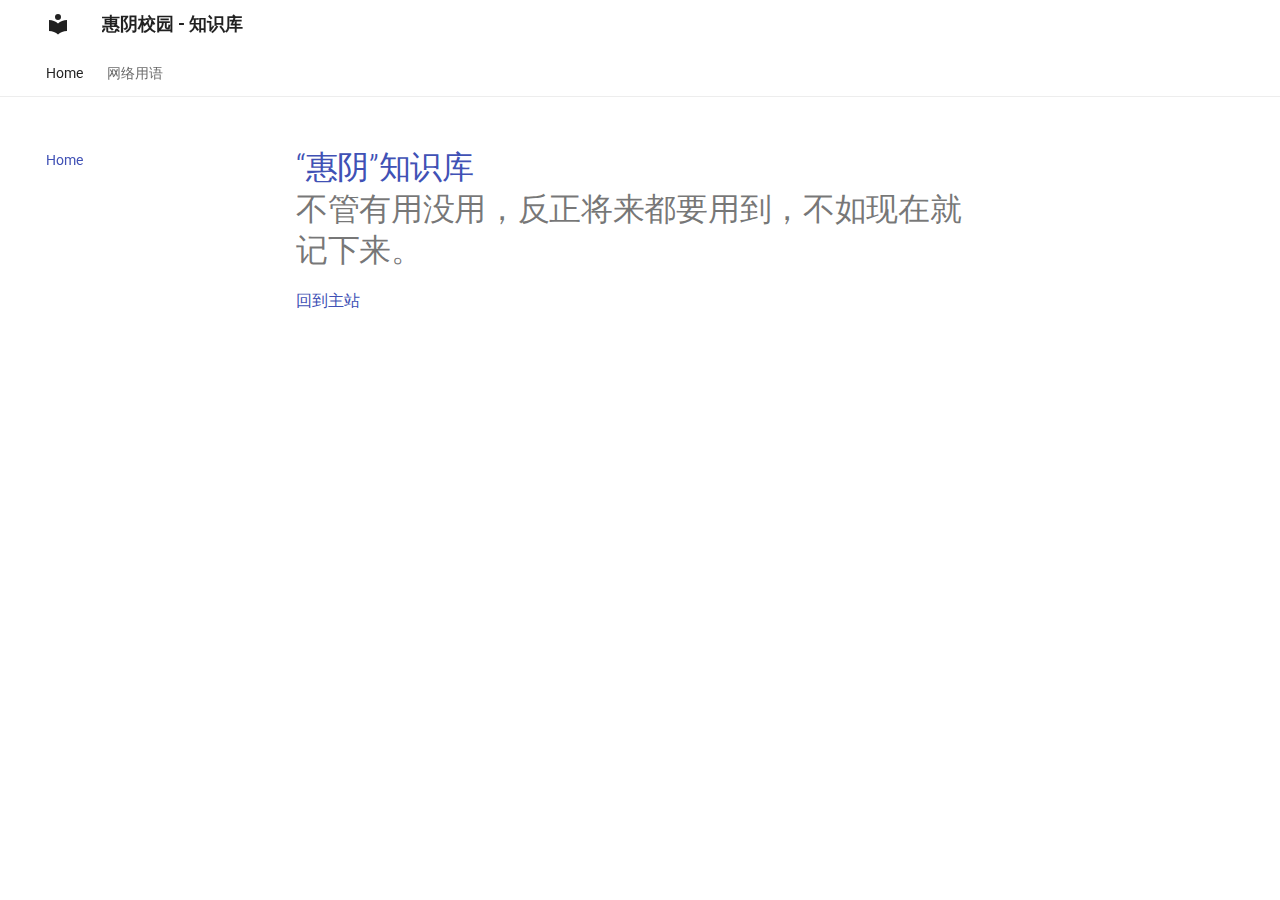
<file: index.html>
<!doctype html>
<html lang="en" class="no-js">
  <head>
    
      <meta charset="utf-8">
      <meta name="viewport" content="width=device-width,initial-scale=1">
      
      
      
      
      
        <link rel="next" href="%E7%BD%91%E7%BB%9C%E7%94%A8%E8%AF%AD/%E5%82%BB%E5%AD%90%E5%90%A7/">
      
      
      <link rel="icon" href="assets/images/favicon.png">
      <meta name="generator" content="mkdocs-1.5.3, mkdocs-material-9.5.17">
    
    
      
        <title>惠阴校园 - 知识库</title>
      
    
    
      <link rel="stylesheet" href="assets/stylesheets/main.bcfcd587.min.css">
      
        
        <link rel="stylesheet" href="assets/stylesheets/palette.06af60db.min.css">
      
      


    
    
      
    
    
      
        
        
        <link rel="preconnect" href="https://fonts.gstatic.com" crossorigin>
        <link rel="stylesheet" href="https://fonts.googleapis.com/css?family=Roboto:300,300i,400,400i,700,700i%7CRoboto+Mono:400,400i,700,700i&display=fallback">
        <style>:root{--md-text-font:"Roboto";--md-code-font:"Roboto Mono"}</style>
      
    
    
      <link rel="stylesheet" href="style.css">
    
    <script>__md_scope=new URL(".",location),__md_hash=e=>[...e].reduce((e,_)=>(e<<5)-e+_.charCodeAt(0),0),__md_get=(e,_=localStorage,t=__md_scope)=>JSON.parse(_.getItem(t.pathname+"."+e)),__md_set=(e,_,t=localStorage,a=__md_scope)=>{try{t.setItem(a.pathname+"."+e,JSON.stringify(_))}catch(e){}}</script>
    
      

    
    
    
  </head>
  
  
    
    
    
    
    
    <body dir="ltr" data-md-color-scheme="default" data-md-color-primary="white" data-md-color-accent="indigo">
  
    
    <input class="md-toggle" data-md-toggle="drawer" type="checkbox" id="__drawer" autocomplete="off">
    <input class="md-toggle" data-md-toggle="search" type="checkbox" id="__search" autocomplete="off">
    <label class="md-overlay" for="__drawer"></label>
    <div data-md-component="skip">
      
    </div>
    <div data-md-component="announce">
      
    </div>
    
    
      

<header class="md-header" data-md-component="header">
  <nav class="md-header__inner md-grid" aria-label="Header">
    <a href="." title="惠阴校园 - 知识库" class="md-header__button md-logo" aria-label="惠阴校园 - 知识库" data-md-component="logo">
      
  
  <svg xmlns="http://www.w3.org/2000/svg" viewBox="0 0 24 24"><path d="M12 8a3 3 0 0 0 3-3 3 3 0 0 0-3-3 3 3 0 0 0-3 3 3 3 0 0 0 3 3m0 3.54C9.64 9.35 6.5 8 3 8v11c3.5 0 6.64 1.35 9 3.54 2.36-2.19 5.5-3.54 9-3.54V8c-3.5 0-6.64 1.35-9 3.54Z"/></svg>

    </a>
    <label class="md-header__button md-icon" for="__drawer">
      
      <svg xmlns="http://www.w3.org/2000/svg" viewBox="0 0 24 24"><path d="M3 6h18v2H3V6m0 5h18v2H3v-2m0 5h18v2H3v-2Z"/></svg>
    </label>
    <div class="md-header__title" data-md-component="header-title">
      <div class="md-header__ellipsis">
        <div class="md-header__topic">
          <span class="md-ellipsis">
            惠阴校园 - 知识库
          </span>
        </div>
        <div class="md-header__topic" data-md-component="header-topic">
          <span class="md-ellipsis">
            
              Home
            
          </span>
        </div>
      </div>
    </div>
    
      
    
    
    
    
      <label class="md-header__button md-icon" for="__search">
        
        <svg xmlns="http://www.w3.org/2000/svg" viewBox="0 0 24 24"><path d="M9.5 3A6.5 6.5 0 0 1 16 9.5c0 1.61-.59 3.09-1.56 4.23l.27.27h.79l5 5-1.5 1.5-5-5v-.79l-.27-.27A6.516 6.516 0 0 1 9.5 16 6.5 6.5 0 0 1 3 9.5 6.5 6.5 0 0 1 9.5 3m0 2C7 5 5 7 5 9.5S7 14 9.5 14 14 12 14 9.5 12 5 9.5 5Z"/></svg>
      </label>
      <div class="md-search" data-md-component="search" role="dialog">
  <label class="md-search__overlay" for="__search"></label>
  <div class="md-search__inner" role="search">
    <form class="md-search__form" name="search">
      <input type="text" class="md-search__input" name="query" aria-label="Search" placeholder="Search" autocapitalize="off" autocorrect="off" autocomplete="off" spellcheck="false" data-md-component="search-query" required>
      <label class="md-search__icon md-icon" for="__search">
        
        <svg xmlns="http://www.w3.org/2000/svg" viewBox="0 0 24 24"><path d="M9.5 3A6.5 6.5 0 0 1 16 9.5c0 1.61-.59 3.09-1.56 4.23l.27.27h.79l5 5-1.5 1.5-5-5v-.79l-.27-.27A6.516 6.516 0 0 1 9.5 16 6.5 6.5 0 0 1 3 9.5 6.5 6.5 0 0 1 9.5 3m0 2C7 5 5 7 5 9.5S7 14 9.5 14 14 12 14 9.5 12 5 9.5 5Z"/></svg>
        
        <svg xmlns="http://www.w3.org/2000/svg" viewBox="0 0 24 24"><path d="M20 11v2H8l5.5 5.5-1.42 1.42L4.16 12l7.92-7.92L13.5 5.5 8 11h12Z"/></svg>
      </label>
      <nav class="md-search__options" aria-label="Search">
        
        <button type="reset" class="md-search__icon md-icon" title="Clear" aria-label="Clear" tabindex="-1">
          
          <svg xmlns="http://www.w3.org/2000/svg" viewBox="0 0 24 24"><path d="M19 6.41 17.59 5 12 10.59 6.41 5 5 6.41 10.59 12 5 17.59 6.41 19 12 13.41 17.59 19 19 17.59 13.41 12 19 6.41Z"/></svg>
        </button>
      </nav>
      
    </form>
    <div class="md-search__output">
      <div class="md-search__scrollwrap" data-md-scrollfix>
        <div class="md-search-result" data-md-component="search-result">
          <div class="md-search-result__meta">
            Initializing search
          </div>
          <ol class="md-search-result__list" role="presentation"></ol>
        </div>
      </div>
    </div>
  </div>
</div>
    
    
  </nav>
  
</header>
    
    <div class="md-container" data-md-component="container">
      
      
        
          
            
<nav class="md-tabs" aria-label="Tabs" data-md-component="tabs">
  <div class="md-grid">
    <ul class="md-tabs__list">
      
        
  
  
    
  
  
    <li class="md-tabs__item md-tabs__item--active">
      <a href="." class="md-tabs__link">
        
  
    
  
  Home

      </a>
    </li>
  

      
        
  
  
  
    
    
      <li class="md-tabs__item">
        <a href="%E7%BD%91%E7%BB%9C%E7%94%A8%E8%AF%AD/%E5%82%BB%E5%AD%90%E5%90%A7/" class="md-tabs__link">
          
  
    
  
  网络用语

        </a>
      </li>
    
  

      
    </ul>
  </div>
</nav>
          
        
      

      <main class="md-main" data-md-component="main">
        <div class="md-main__inner md-grid">
          
            
              
              <div class="md-sidebar md-sidebar--primary" data-md-component="sidebar" data-md-type="navigation" >
                <div class="md-sidebar__scrollwrap">
                  <div class="md-sidebar__inner">
                    


  


<nav class="md-nav md-nav--primary md-nav--lifted" aria-label="Navigation" data-md-level="0">
  <label class="md-nav__title" for="__drawer">
    <a href="." title="惠阴校园 - 知识库" class="md-nav__button md-logo" aria-label="惠阴校园 - 知识库" data-md-component="logo">
      
  
  <svg xmlns="http://www.w3.org/2000/svg" viewBox="0 0 24 24"><path d="M12 8a3 3 0 0 0 3-3 3 3 0 0 0-3-3 3 3 0 0 0-3 3 3 3 0 0 0 3 3m0 3.54C9.64 9.35 6.5 8 3 8v11c3.5 0 6.64 1.35 9 3.54 2.36-2.19 5.5-3.54 9-3.54V8c-3.5 0-6.64 1.35-9 3.54Z"/></svg>

    </a>
    惠阴校园 - 知识库
  </label>
  
  <ul class="md-nav__list" data-md-scrollfix>
    
      
      
  
  
    
  
  
  
    <li class="md-nav__item md-nav__item--active">
      
      <input class="md-nav__toggle md-toggle" type="checkbox" id="__toc">
      
      
      
      <a href="." class="md-nav__link md-nav__link--active">
        
  
  <span class="md-ellipsis">
    Home
  </span>
  

      </a>
      
    </li>
  

    
      
      
  
  
  
  
    
    
      
        
      
        
      
        
      
        
      
        
      
        
      
        
      
    
    
      
      
        
      
    
    
    <li class="md-nav__item md-nav__item--nested">
      
        
        
          
        
        <input class="md-nav__toggle md-toggle md-toggle--indeterminate" type="checkbox" id="__nav_2" >
        
          
          <label class="md-nav__link" for="__nav_2" id="__nav_2_label" tabindex="0">
            
  
  <span class="md-ellipsis">
    网络用语
  </span>
  

            <span class="md-nav__icon md-icon"></span>
          </label>
        
        <nav class="md-nav" data-md-level="1" aria-labelledby="__nav_2_label" aria-expanded="false">
          <label class="md-nav__title" for="__nav_2">
            <span class="md-nav__icon md-icon"></span>
            网络用语
          </label>
          <ul class="md-nav__list" data-md-scrollfix>
            
              
                
  
  
  
  
    <li class="md-nav__item">
      <a href="%E7%BD%91%E7%BB%9C%E7%94%A8%E8%AF%AD/%E5%82%BB%E5%AD%90%E5%90%A7/" class="md-nav__link">
        
  
  <span class="md-ellipsis">
    傻子吧
  </span>
  

      </a>
    </li>
  

              
            
              
                
  
  
  
  
    <li class="md-nav__item">
      <a href="%E7%BD%91%E7%BB%9C%E7%94%A8%E8%AF%AD/%E5%94%90/" class="md-nav__link">
        
  
  <span class="md-ellipsis">
    唐
  </span>
  

      </a>
    </li>
  

              
            
              
                
  
  
  
  
    <li class="md-nav__item">
      <a href="%E7%BD%91%E7%BB%9C%E7%94%A8%E8%AF%AD/%E6%88%91%E4%B8%8D%E8%A1%8C%E4%BA%86/" class="md-nav__link">
        
  
  <span class="md-ellipsis">
    我不行了
  </span>
  

      </a>
    </li>
  

              
            
              
                
  
  
  
  
    <li class="md-nav__item">
      <a href="%E7%BD%91%E7%BB%9C%E7%94%A8%E8%AF%AD/%E6%95%91%E8%B5%8E%E6%84%9F/" class="md-nav__link">
        
  
  <span class="md-ellipsis">
    谁懂……的救赎感
  </span>
  

      </a>
    </li>
  

              
            
              
                
  
  
  
  
    <li class="md-nav__item">
      <a href="%E7%BD%91%E7%BB%9C%E7%94%A8%E8%AF%AD/%E8%BF%AA%E5%A5%A5/" class="md-nav__link">
        
  
  <span class="md-ellipsis">
    迪奥
  </span>
  

      </a>
    </li>
  

              
            
              
                
  
  
  
  
    <li class="md-nav__item">
      <a href="%E7%BD%91%E7%BB%9C%E7%94%A8%E8%AF%AD/%E9%82%A3%E5%92%8B%E4%BA%86/" class="md-nav__link">
        
  
  <span class="md-ellipsis">
    那咋了
  </span>
  

      </a>
    </li>
  

              
            
              
                
  
  
  
  
    <li class="md-nav__item">
      <a href="%E7%BD%91%E7%BB%9C%E7%94%A8%E8%AF%AD/%E9%AB%98%E7%BA%A7/" class="md-nav__link">
        
  
  <span class="md-ellipsis">
    高级
  </span>
  

      </a>
    </li>
  

              
            
          </ul>
        </nav>
      
    </li>
  

    
  </ul>
</nav>
                  </div>
                </div>
              </div>
            
            
              
              <div class="md-sidebar md-sidebar--secondary" data-md-component="sidebar" data-md-type="toc" >
                <div class="md-sidebar__scrollwrap">
                  <div class="md-sidebar__inner">
                    

<nav class="md-nav md-nav--secondary" aria-label="Table of contents">
  
  
  
  
</nav>
                  </div>
                </div>
              </div>
            
          
          
            <div class="md-content" data-md-component="content">
              <article class="md-content__inner md-typeset">
                
                  


<h1 style="margin: 0;padding: 0"><span style="color:var(--md-typeset-a-color)!important">“惠阴”知识库</span><br>不管有用没用，反正将来都要用到，不如现在就记下来。
</h1>
<p><a href="https://apkqiu.github.io">回到主站</a></p>







  
  






                
              </article>
            </div>
          
          
<script>var target=document.getElementById(location.hash.slice(1));target&&target.name&&(target.checked=target.name.startsWith("__tabbed_"))</script>
        </div>
        
      </main>
      
    </div>
    <div class="md-dialog" data-md-component="dialog">
      <div class="md-dialog__inner md-typeset"></div>
    </div>
    
    
    <script id="__config" type="application/json">{"base": ".", "features": ["content.code.copy", "content.code.annotate", "navigation.instant", "navigation.tracking", "navigation.tabs", "navigation.sections", "navigation.expand", "navigation.indexes"], "search": "assets/javascripts/workers/search.b8dbb3d2.min.js", "translations": {"clipboard.copied": "Copied to clipboard", "clipboard.copy": "Copy to clipboard", "search.result.more.one": "1 more on this page", "search.result.more.other": "# more on this page", "search.result.none": "No matching documents", "search.result.one": "1 matching document", "search.result.other": "# matching documents", "search.result.placeholder": "Type to start searching", "search.result.term.missing": "Missing", "select.version": "Select version"}}</script>
    
    
      <script src="assets/javascripts/bundle.1e8ae164.min.js"></script>
      
    
  </body>
</html>
</file>
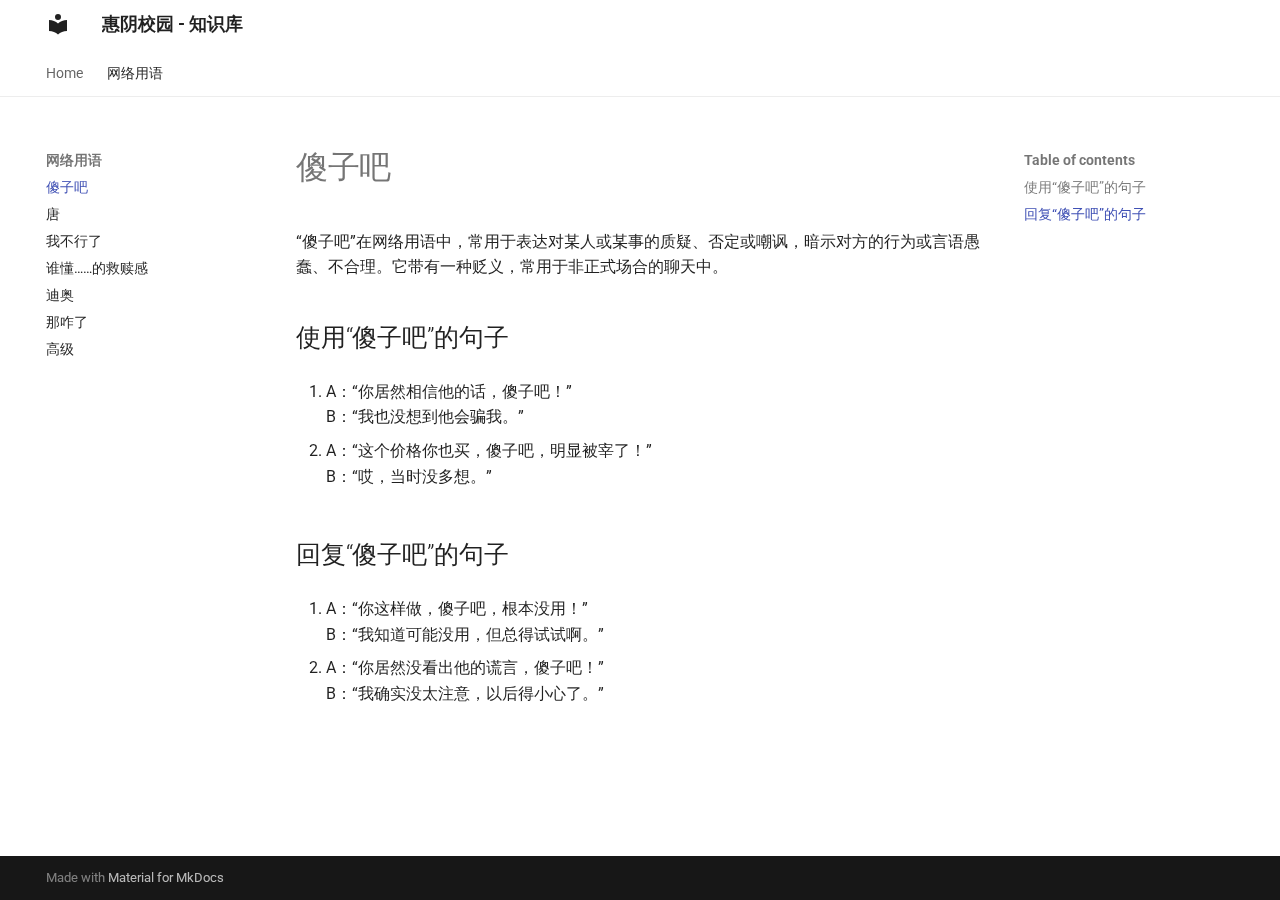
<file: 网络用语/傻子吧/index.html>
<!doctype html>
<html lang="en" class="no-js">
  <head>
    
      <meta charset="utf-8">
      <meta name="viewport" content="width=device-width,initial-scale=1">
      
      
      
      
        <link rel="prev" href="../..">
      
      
        <link rel="next" href="../%E5%94%90/">
      
      
      <link rel="icon" href="../../assets/images/favicon.png">
      <meta name="generator" content="mkdocs-1.5.3, mkdocs-material-9.5.17">
    
    
      
        <title>傻子吧 - 惠阴校园 - 知识库</title>
      
    
    
      <link rel="stylesheet" href="../../assets/stylesheets/main.bcfcd587.min.css">
      
        
        <link rel="stylesheet" href="../../assets/stylesheets/palette.06af60db.min.css">
      
      


    
    
      
    
    
      
        
        
        <link rel="preconnect" href="https://fonts.gstatic.com" crossorigin>
        <link rel="stylesheet" href="https://fonts.googleapis.com/css?family=Roboto:300,300i,400,400i,700,700i%7CRoboto+Mono:400,400i,700,700i&display=fallback">
        <style>:root{--md-text-font:"Roboto";--md-code-font:"Roboto Mono"}</style>
      
    
    
      <link rel="stylesheet" href="../../style.css">
    
    <script>__md_scope=new URL("../..",location),__md_hash=e=>[...e].reduce((e,_)=>(e<<5)-e+_.charCodeAt(0),0),__md_get=(e,_=localStorage,t=__md_scope)=>JSON.parse(_.getItem(t.pathname+"."+e)),__md_set=(e,_,t=localStorage,a=__md_scope)=>{try{t.setItem(a.pathname+"."+e,JSON.stringify(_))}catch(e){}}</script>
    
      

    
    
    
  </head>
  
  
    
    
    
    
    
    <body dir="ltr" data-md-color-scheme="default" data-md-color-primary="white" data-md-color-accent="indigo">
  
    
    <input class="md-toggle" data-md-toggle="drawer" type="checkbox" id="__drawer" autocomplete="off">
    <input class="md-toggle" data-md-toggle="search" type="checkbox" id="__search" autocomplete="off">
    <label class="md-overlay" for="__drawer"></label>
    <div data-md-component="skip">
      
        
        <a href="#_1" class="md-skip">
          Skip to content
        </a>
      
    </div>
    <div data-md-component="announce">
      
    </div>
    
    
      

<header class="md-header" data-md-component="header">
  <nav class="md-header__inner md-grid" aria-label="Header">
    <a href="../.." title="惠阴校园 - 知识库" class="md-header__button md-logo" aria-label="惠阴校园 - 知识库" data-md-component="logo">
      
  
  <svg xmlns="http://www.w3.org/2000/svg" viewBox="0 0 24 24"><path d="M12 8a3 3 0 0 0 3-3 3 3 0 0 0-3-3 3 3 0 0 0-3 3 3 3 0 0 0 3 3m0 3.54C9.64 9.35 6.5 8 3 8v11c3.5 0 6.64 1.35 9 3.54 2.36-2.19 5.5-3.54 9-3.54V8c-3.5 0-6.64 1.35-9 3.54Z"/></svg>

    </a>
    <label class="md-header__button md-icon" for="__drawer">
      
      <svg xmlns="http://www.w3.org/2000/svg" viewBox="0 0 24 24"><path d="M3 6h18v2H3V6m0 5h18v2H3v-2m0 5h18v2H3v-2Z"/></svg>
    </label>
    <div class="md-header__title" data-md-component="header-title">
      <div class="md-header__ellipsis">
        <div class="md-header__topic">
          <span class="md-ellipsis">
            惠阴校园 - 知识库
          </span>
        </div>
        <div class="md-header__topic" data-md-component="header-topic">
          <span class="md-ellipsis">
            
              傻子吧
            
          </span>
        </div>
      </div>
    </div>
    
      
    
    
    
    
      <label class="md-header__button md-icon" for="__search">
        
        <svg xmlns="http://www.w3.org/2000/svg" viewBox="0 0 24 24"><path d="M9.5 3A6.5 6.5 0 0 1 16 9.5c0 1.61-.59 3.09-1.56 4.23l.27.27h.79l5 5-1.5 1.5-5-5v-.79l-.27-.27A6.516 6.516 0 0 1 9.5 16 6.5 6.5 0 0 1 3 9.5 6.5 6.5 0 0 1 9.5 3m0 2C7 5 5 7 5 9.5S7 14 9.5 14 14 12 14 9.5 12 5 9.5 5Z"/></svg>
      </label>
      <div class="md-search" data-md-component="search" role="dialog">
  <label class="md-search__overlay" for="__search"></label>
  <div class="md-search__inner" role="search">
    <form class="md-search__form" name="search">
      <input type="text" class="md-search__input" name="query" aria-label="Search" placeholder="Search" autocapitalize="off" autocorrect="off" autocomplete="off" spellcheck="false" data-md-component="search-query" required>
      <label class="md-search__icon md-icon" for="__search">
        
        <svg xmlns="http://www.w3.org/2000/svg" viewBox="0 0 24 24"><path d="M9.5 3A6.5 6.5 0 0 1 16 9.5c0 1.61-.59 3.09-1.56 4.23l.27.27h.79l5 5-1.5 1.5-5-5v-.79l-.27-.27A6.516 6.516 0 0 1 9.5 16 6.5 6.5 0 0 1 3 9.5 6.5 6.5 0 0 1 9.5 3m0 2C7 5 5 7 5 9.5S7 14 9.5 14 14 12 14 9.5 12 5 9.5 5Z"/></svg>
        
        <svg xmlns="http://www.w3.org/2000/svg" viewBox="0 0 24 24"><path d="M20 11v2H8l5.5 5.5-1.42 1.42L4.16 12l7.92-7.92L13.5 5.5 8 11h12Z"/></svg>
      </label>
      <nav class="md-search__options" aria-label="Search">
        
        <button type="reset" class="md-search__icon md-icon" title="Clear" aria-label="Clear" tabindex="-1">
          
          <svg xmlns="http://www.w3.org/2000/svg" viewBox="0 0 24 24"><path d="M19 6.41 17.59 5 12 10.59 6.41 5 5 6.41 10.59 12 5 17.59 6.41 19 12 13.41 17.59 19 19 17.59 13.41 12 19 6.41Z"/></svg>
        </button>
      </nav>
      
    </form>
    <div class="md-search__output">
      <div class="md-search__scrollwrap" data-md-scrollfix>
        <div class="md-search-result" data-md-component="search-result">
          <div class="md-search-result__meta">
            Initializing search
          </div>
          <ol class="md-search-result__list" role="presentation"></ol>
        </div>
      </div>
    </div>
  </div>
</div>
    
    
  </nav>
  
</header>
    
    <div class="md-container" data-md-component="container">
      
      
        
          
            
<nav class="md-tabs" aria-label="Tabs" data-md-component="tabs">
  <div class="md-grid">
    <ul class="md-tabs__list">
      
        
  
  
  
    <li class="md-tabs__item">
      <a href="../.." class="md-tabs__link">
        
  
    
  
  Home

      </a>
    </li>
  

      
        
  
  
    
  
  
    
    
      <li class="md-tabs__item md-tabs__item--active">
        <a href="./" class="md-tabs__link">
          
  
    
  
  网络用语

        </a>
      </li>
    
  

      
    </ul>
  </div>
</nav>
          
        
      
      <main class="md-main" data-md-component="main">
        <div class="md-main__inner md-grid">
          
            
              
              <div class="md-sidebar md-sidebar--primary" data-md-component="sidebar" data-md-type="navigation" >
                <div class="md-sidebar__scrollwrap">
                  <div class="md-sidebar__inner">
                    


  


<nav class="md-nav md-nav--primary md-nav--lifted" aria-label="Navigation" data-md-level="0">
  <label class="md-nav__title" for="__drawer">
    <a href="../.." title="惠阴校园 - 知识库" class="md-nav__button md-logo" aria-label="惠阴校园 - 知识库" data-md-component="logo">
      
  
  <svg xmlns="http://www.w3.org/2000/svg" viewBox="0 0 24 24"><path d="M12 8a3 3 0 0 0 3-3 3 3 0 0 0-3-3 3 3 0 0 0-3 3 3 3 0 0 0 3 3m0 3.54C9.64 9.35 6.5 8 3 8v11c3.5 0 6.64 1.35 9 3.54 2.36-2.19 5.5-3.54 9-3.54V8c-3.5 0-6.64 1.35-9 3.54Z"/></svg>

    </a>
    惠阴校园 - 知识库
  </label>
  
  <ul class="md-nav__list" data-md-scrollfix>
    
      
      
  
  
  
  
    <li class="md-nav__item">
      <a href="../.." class="md-nav__link">
        
  
  <span class="md-ellipsis">
    Home
  </span>
  

      </a>
    </li>
  

    
      
      
  
  
    
  
  
  
    
    
      
        
      
        
      
        
      
        
      
        
      
        
      
        
      
    
    
      
        
        
      
      
        
      
    
    
    <li class="md-nav__item md-nav__item--active md-nav__item--section md-nav__item--nested">
      
        
        
        <input class="md-nav__toggle md-toggle " type="checkbox" id="__nav_2" checked>
        
          
          <label class="md-nav__link" for="__nav_2" id="__nav_2_label" tabindex="">
            
  
  <span class="md-ellipsis">
    网络用语
  </span>
  

            <span class="md-nav__icon md-icon"></span>
          </label>
        
        <nav class="md-nav" data-md-level="1" aria-labelledby="__nav_2_label" aria-expanded="true">
          <label class="md-nav__title" for="__nav_2">
            <span class="md-nav__icon md-icon"></span>
            网络用语
          </label>
          <ul class="md-nav__list" data-md-scrollfix>
            
              
                
  
  
    
  
  
  
    <li class="md-nav__item md-nav__item--active">
      
      <input class="md-nav__toggle md-toggle" type="checkbox" id="__toc">
      
      
        
      
      
        <label class="md-nav__link md-nav__link--active" for="__toc">
          
  
  <span class="md-ellipsis">
    傻子吧
  </span>
  

          <span class="md-nav__icon md-icon"></span>
        </label>
      
      <a href="./" class="md-nav__link md-nav__link--active">
        
  
  <span class="md-ellipsis">
    傻子吧
  </span>
  

      </a>
      
        

<nav class="md-nav md-nav--secondary" aria-label="Table of contents">
  
  
  
    
  
  
    <label class="md-nav__title" for="__toc">
      <span class="md-nav__icon md-icon"></span>
      Table of contents
    </label>
    <ul class="md-nav__list" data-md-component="toc" data-md-scrollfix>
      
        <li class="md-nav__item">
  <a href="#_2" class="md-nav__link">
    <span class="md-ellipsis">
      使用“傻子吧”的句子
    </span>
  </a>
  
</li>
      
        <li class="md-nav__item">
  <a href="#_3" class="md-nav__link">
    <span class="md-ellipsis">
      回复“傻子吧”的句子
    </span>
  </a>
  
</li>
      
    </ul>
  
</nav>
      
    </li>
  

              
            
              
                
  
  
  
  
    <li class="md-nav__item">
      <a href="../%E5%94%90/" class="md-nav__link">
        
  
  <span class="md-ellipsis">
    唐
  </span>
  

      </a>
    </li>
  

              
            
              
                
  
  
  
  
    <li class="md-nav__item">
      <a href="../%E6%88%91%E4%B8%8D%E8%A1%8C%E4%BA%86/" class="md-nav__link">
        
  
  <span class="md-ellipsis">
    我不行了
  </span>
  

      </a>
    </li>
  

              
            
              
                
  
  
  
  
    <li class="md-nav__item">
      <a href="../%E6%95%91%E8%B5%8E%E6%84%9F/" class="md-nav__link">
        
  
  <span class="md-ellipsis">
    谁懂……的救赎感
  </span>
  

      </a>
    </li>
  

              
            
              
                
  
  
  
  
    <li class="md-nav__item">
      <a href="../%E8%BF%AA%E5%A5%A5/" class="md-nav__link">
        
  
  <span class="md-ellipsis">
    迪奥
  </span>
  

      </a>
    </li>
  

              
            
              
                
  
  
  
  
    <li class="md-nav__item">
      <a href="../%E9%82%A3%E5%92%8B%E4%BA%86/" class="md-nav__link">
        
  
  <span class="md-ellipsis">
    那咋了
  </span>
  

      </a>
    </li>
  

              
            
              
                
  
  
  
  
    <li class="md-nav__item">
      <a href="../%E9%AB%98%E7%BA%A7/" class="md-nav__link">
        
  
  <span class="md-ellipsis">
    高级
  </span>
  

      </a>
    </li>
  

              
            
          </ul>
        </nav>
      
    </li>
  

    
  </ul>
</nav>
                  </div>
                </div>
              </div>
            
            
              
              <div class="md-sidebar md-sidebar--secondary" data-md-component="sidebar" data-md-type="toc" >
                <div class="md-sidebar__scrollwrap">
                  <div class="md-sidebar__inner">
                    

<nav class="md-nav md-nav--secondary" aria-label="Table of contents">
  
  
  
    
  
  
    <label class="md-nav__title" for="__toc">
      <span class="md-nav__icon md-icon"></span>
      Table of contents
    </label>
    <ul class="md-nav__list" data-md-component="toc" data-md-scrollfix>
      
        <li class="md-nav__item">
  <a href="#_2" class="md-nav__link">
    <span class="md-ellipsis">
      使用“傻子吧”的句子
    </span>
  </a>
  
</li>
      
        <li class="md-nav__item">
  <a href="#_3" class="md-nav__link">
    <span class="md-ellipsis">
      回复“傻子吧”的句子
    </span>
  </a>
  
</li>
      
    </ul>
  
</nav>
                  </div>
                </div>
              </div>
            
          
          
            <div class="md-content" data-md-component="content">
              <article class="md-content__inner md-typeset">
                
                  


<h1 id="_1">傻子吧</h1>
<p>“傻子吧”在网络用语中，常用于表达对某人或某事的质疑、否定或嘲讽，暗示对方的行为或言语愚蠢、不合理。它带有一种贬义，常用于非正式场合的聊天中。</p>
<h2 id="_2">使用“傻子吧”的句子</h2>
<ol>
<li>
<p>A：“你居然相信他的话，傻子吧！”<br />
   B：“我也没想到他会骗我。”</p>
</li>
<li>
<p>A：“这个价格你也买，傻子吧，明显被宰了！”<br />
   B：“哎，当时没多想。”</p>
</li>
</ol>
<h2 id="_3">回复“傻子吧”的句子</h2>
<ol>
<li>
<p>A：“你这样做，傻子吧，根本没用！”<br />
   B：“我知道可能没用，但总得试试啊。”</p>
</li>
<li>
<p>A：“你居然没看出他的谎言，傻子吧！”<br />
   B：“我确实没太注意，以后得小心了。”</p>
</li>
</ol>












                
              </article>
            </div>
          
          
<script>var target=document.getElementById(location.hash.slice(1));target&&target.name&&(target.checked=target.name.startsWith("__tabbed_"))</script>
        </div>
        
      </main>
      
        <footer class="md-footer">
  
  <div class="md-footer-meta md-typeset">
    <div class="md-footer-meta__inner md-grid">
      <div class="md-copyright">
  
  
    Made with
    <a href="https://squidfunk.github.io/mkdocs-material/" target="_blank" rel="noopener">
      Material for MkDocs
    </a>
  
</div>
      
    </div>
  </div>
</footer>
      
    </div>
    <div class="md-dialog" data-md-component="dialog">
      <div class="md-dialog__inner md-typeset"></div>
    </div>
    
    
    <script id="__config" type="application/json">{"base": "../..", "features": ["content.code.copy", "content.code.annotate", "navigation.instant", "navigation.tracking", "navigation.tabs", "navigation.sections", "navigation.expand", "navigation.indexes"], "search": "../../assets/javascripts/workers/search.b8dbb3d2.min.js", "translations": {"clipboard.copied": "Copied to clipboard", "clipboard.copy": "Copy to clipboard", "search.result.more.one": "1 more on this page", "search.result.more.other": "# more on this page", "search.result.none": "No matching documents", "search.result.one": "1 matching document", "search.result.other": "# matching documents", "search.result.placeholder": "Type to start searching", "search.result.term.missing": "Missing", "select.version": "Select version"}}</script>
    
    
      <script src="../../assets/javascripts/bundle.1e8ae164.min.js"></script>
      
    
  </body>
</html>
</file>
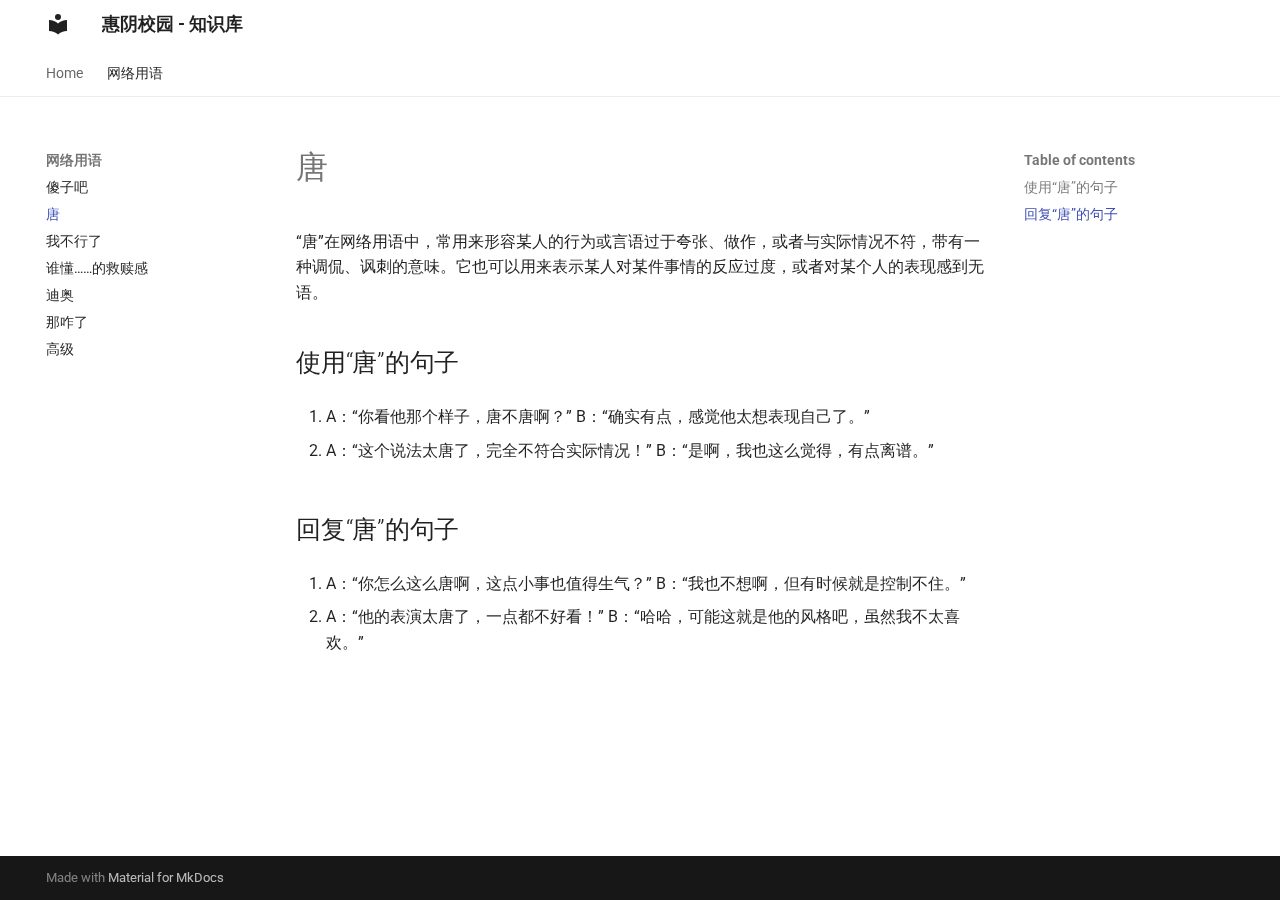
<file: 网络用语/唐/index.html>
<!doctype html>
<html lang="en" class="no-js">
  <head>
    
      <meta charset="utf-8">
      <meta name="viewport" content="width=device-width,initial-scale=1">
      
      
      
      
        <link rel="prev" href="../%E5%82%BB%E5%AD%90%E5%90%A7/">
      
      
        <link rel="next" href="../%E6%88%91%E4%B8%8D%E8%A1%8C%E4%BA%86/">
      
      
      <link rel="icon" href="../../assets/images/favicon.png">
      <meta name="generator" content="mkdocs-1.5.3, mkdocs-material-9.5.17">
    
    
      
        <title>唐 - 惠阴校园 - 知识库</title>
      
    
    
      <link rel="stylesheet" href="../../assets/stylesheets/main.bcfcd587.min.css">
      
        
        <link rel="stylesheet" href="../../assets/stylesheets/palette.06af60db.min.css">
      
      


    
    
      
    
    
      
        
        
        <link rel="preconnect" href="https://fonts.gstatic.com" crossorigin>
        <link rel="stylesheet" href="https://fonts.googleapis.com/css?family=Roboto:300,300i,400,400i,700,700i%7CRoboto+Mono:400,400i,700,700i&display=fallback">
        <style>:root{--md-text-font:"Roboto";--md-code-font:"Roboto Mono"}</style>
      
    
    
      <link rel="stylesheet" href="../../style.css">
    
    <script>__md_scope=new URL("../..",location),__md_hash=e=>[...e].reduce((e,_)=>(e<<5)-e+_.charCodeAt(0),0),__md_get=(e,_=localStorage,t=__md_scope)=>JSON.parse(_.getItem(t.pathname+"."+e)),__md_set=(e,_,t=localStorage,a=__md_scope)=>{try{t.setItem(a.pathname+"."+e,JSON.stringify(_))}catch(e){}}</script>
    
      

    
    
    
  </head>
  
  
    
    
    
    
    
    <body dir="ltr" data-md-color-scheme="default" data-md-color-primary="white" data-md-color-accent="indigo">
  
    
    <input class="md-toggle" data-md-toggle="drawer" type="checkbox" id="__drawer" autocomplete="off">
    <input class="md-toggle" data-md-toggle="search" type="checkbox" id="__search" autocomplete="off">
    <label class="md-overlay" for="__drawer"></label>
    <div data-md-component="skip">
      
        
        <a href="#_1" class="md-skip">
          Skip to content
        </a>
      
    </div>
    <div data-md-component="announce">
      
    </div>
    
    
      

<header class="md-header" data-md-component="header">
  <nav class="md-header__inner md-grid" aria-label="Header">
    <a href="../.." title="惠阴校园 - 知识库" class="md-header__button md-logo" aria-label="惠阴校园 - 知识库" data-md-component="logo">
      
  
  <svg xmlns="http://www.w3.org/2000/svg" viewBox="0 0 24 24"><path d="M12 8a3 3 0 0 0 3-3 3 3 0 0 0-3-3 3 3 0 0 0-3 3 3 3 0 0 0 3 3m0 3.54C9.64 9.35 6.5 8 3 8v11c3.5 0 6.64 1.35 9 3.54 2.36-2.19 5.5-3.54 9-3.54V8c-3.5 0-6.64 1.35-9 3.54Z"/></svg>

    </a>
    <label class="md-header__button md-icon" for="__drawer">
      
      <svg xmlns="http://www.w3.org/2000/svg" viewBox="0 0 24 24"><path d="M3 6h18v2H3V6m0 5h18v2H3v-2m0 5h18v2H3v-2Z"/></svg>
    </label>
    <div class="md-header__title" data-md-component="header-title">
      <div class="md-header__ellipsis">
        <div class="md-header__topic">
          <span class="md-ellipsis">
            惠阴校园 - 知识库
          </span>
        </div>
        <div class="md-header__topic" data-md-component="header-topic">
          <span class="md-ellipsis">
            
              唐
            
          </span>
        </div>
      </div>
    </div>
    
      
    
    
    
    
      <label class="md-header__button md-icon" for="__search">
        
        <svg xmlns="http://www.w3.org/2000/svg" viewBox="0 0 24 24"><path d="M9.5 3A6.5 6.5 0 0 1 16 9.5c0 1.61-.59 3.09-1.56 4.23l.27.27h.79l5 5-1.5 1.5-5-5v-.79l-.27-.27A6.516 6.516 0 0 1 9.5 16 6.5 6.5 0 0 1 3 9.5 6.5 6.5 0 0 1 9.5 3m0 2C7 5 5 7 5 9.5S7 14 9.5 14 14 12 14 9.5 12 5 9.5 5Z"/></svg>
      </label>
      <div class="md-search" data-md-component="search" role="dialog">
  <label class="md-search__overlay" for="__search"></label>
  <div class="md-search__inner" role="search">
    <form class="md-search__form" name="search">
      <input type="text" class="md-search__input" name="query" aria-label="Search" placeholder="Search" autocapitalize="off" autocorrect="off" autocomplete="off" spellcheck="false" data-md-component="search-query" required>
      <label class="md-search__icon md-icon" for="__search">
        
        <svg xmlns="http://www.w3.org/2000/svg" viewBox="0 0 24 24"><path d="M9.5 3A6.5 6.5 0 0 1 16 9.5c0 1.61-.59 3.09-1.56 4.23l.27.27h.79l5 5-1.5 1.5-5-5v-.79l-.27-.27A6.516 6.516 0 0 1 9.5 16 6.5 6.5 0 0 1 3 9.5 6.5 6.5 0 0 1 9.5 3m0 2C7 5 5 7 5 9.5S7 14 9.5 14 14 12 14 9.5 12 5 9.5 5Z"/></svg>
        
        <svg xmlns="http://www.w3.org/2000/svg" viewBox="0 0 24 24"><path d="M20 11v2H8l5.5 5.5-1.42 1.42L4.16 12l7.92-7.92L13.5 5.5 8 11h12Z"/></svg>
      </label>
      <nav class="md-search__options" aria-label="Search">
        
        <button type="reset" class="md-search__icon md-icon" title="Clear" aria-label="Clear" tabindex="-1">
          
          <svg xmlns="http://www.w3.org/2000/svg" viewBox="0 0 24 24"><path d="M19 6.41 17.59 5 12 10.59 6.41 5 5 6.41 10.59 12 5 17.59 6.41 19 12 13.41 17.59 19 19 17.59 13.41 12 19 6.41Z"/></svg>
        </button>
      </nav>
      
    </form>
    <div class="md-search__output">
      <div class="md-search__scrollwrap" data-md-scrollfix>
        <div class="md-search-result" data-md-component="search-result">
          <div class="md-search-result__meta">
            Initializing search
          </div>
          <ol class="md-search-result__list" role="presentation"></ol>
        </div>
      </div>
    </div>
  </div>
</div>
    
    
  </nav>
  
</header>
    
    <div class="md-container" data-md-component="container">
      
      
        
          
            
<nav class="md-tabs" aria-label="Tabs" data-md-component="tabs">
  <div class="md-grid">
    <ul class="md-tabs__list">
      
        
  
  
  
    <li class="md-tabs__item">
      <a href="../.." class="md-tabs__link">
        
  
    
  
  Home

      </a>
    </li>
  

      
        
  
  
    
  
  
    
    
      <li class="md-tabs__item md-tabs__item--active">
        <a href="../%E5%82%BB%E5%AD%90%E5%90%A7/" class="md-tabs__link">
          
  
    
  
  网络用语

        </a>
      </li>
    
  

      
    </ul>
  </div>
</nav>
          
        
      
      <main class="md-main" data-md-component="main">
        <div class="md-main__inner md-grid">
          
            
              
              <div class="md-sidebar md-sidebar--primary" data-md-component="sidebar" data-md-type="navigation" >
                <div class="md-sidebar__scrollwrap">
                  <div class="md-sidebar__inner">
                    


  


<nav class="md-nav md-nav--primary md-nav--lifted" aria-label="Navigation" data-md-level="0">
  <label class="md-nav__title" for="__drawer">
    <a href="../.." title="惠阴校园 - 知识库" class="md-nav__button md-logo" aria-label="惠阴校园 - 知识库" data-md-component="logo">
      
  
  <svg xmlns="http://www.w3.org/2000/svg" viewBox="0 0 24 24"><path d="M12 8a3 3 0 0 0 3-3 3 3 0 0 0-3-3 3 3 0 0 0-3 3 3 3 0 0 0 3 3m0 3.54C9.64 9.35 6.5 8 3 8v11c3.5 0 6.64 1.35 9 3.54 2.36-2.19 5.5-3.54 9-3.54V8c-3.5 0-6.64 1.35-9 3.54Z"/></svg>

    </a>
    惠阴校园 - 知识库
  </label>
  
  <ul class="md-nav__list" data-md-scrollfix>
    
      
      
  
  
  
  
    <li class="md-nav__item">
      <a href="../.." class="md-nav__link">
        
  
  <span class="md-ellipsis">
    Home
  </span>
  

      </a>
    </li>
  

    
      
      
  
  
    
  
  
  
    
    
      
        
      
        
      
        
      
        
      
        
      
        
      
        
      
    
    
      
        
        
      
      
        
      
    
    
    <li class="md-nav__item md-nav__item--active md-nav__item--section md-nav__item--nested">
      
        
        
        <input class="md-nav__toggle md-toggle " type="checkbox" id="__nav_2" checked>
        
          
          <label class="md-nav__link" for="__nav_2" id="__nav_2_label" tabindex="">
            
  
  <span class="md-ellipsis">
    网络用语
  </span>
  

            <span class="md-nav__icon md-icon"></span>
          </label>
        
        <nav class="md-nav" data-md-level="1" aria-labelledby="__nav_2_label" aria-expanded="true">
          <label class="md-nav__title" for="__nav_2">
            <span class="md-nav__icon md-icon"></span>
            网络用语
          </label>
          <ul class="md-nav__list" data-md-scrollfix>
            
              
                
  
  
  
  
    <li class="md-nav__item">
      <a href="../%E5%82%BB%E5%AD%90%E5%90%A7/" class="md-nav__link">
        
  
  <span class="md-ellipsis">
    傻子吧
  </span>
  

      </a>
    </li>
  

              
            
              
                
  
  
    
  
  
  
    <li class="md-nav__item md-nav__item--active">
      
      <input class="md-nav__toggle md-toggle" type="checkbox" id="__toc">
      
      
        
      
      
        <label class="md-nav__link md-nav__link--active" for="__toc">
          
  
  <span class="md-ellipsis">
    唐
  </span>
  

          <span class="md-nav__icon md-icon"></span>
        </label>
      
      <a href="./" class="md-nav__link md-nav__link--active">
        
  
  <span class="md-ellipsis">
    唐
  </span>
  

      </a>
      
        

<nav class="md-nav md-nav--secondary" aria-label="Table of contents">
  
  
  
    
  
  
    <label class="md-nav__title" for="__toc">
      <span class="md-nav__icon md-icon"></span>
      Table of contents
    </label>
    <ul class="md-nav__list" data-md-component="toc" data-md-scrollfix>
      
        <li class="md-nav__item">
  <a href="#_2" class="md-nav__link">
    <span class="md-ellipsis">
      使用“唐”的句子
    </span>
  </a>
  
</li>
      
        <li class="md-nav__item">
  <a href="#_3" class="md-nav__link">
    <span class="md-ellipsis">
      回复“唐”的句子
    </span>
  </a>
  
</li>
      
    </ul>
  
</nav>
      
    </li>
  

              
            
              
                
  
  
  
  
    <li class="md-nav__item">
      <a href="../%E6%88%91%E4%B8%8D%E8%A1%8C%E4%BA%86/" class="md-nav__link">
        
  
  <span class="md-ellipsis">
    我不行了
  </span>
  

      </a>
    </li>
  

              
            
              
                
  
  
  
  
    <li class="md-nav__item">
      <a href="../%E6%95%91%E8%B5%8E%E6%84%9F/" class="md-nav__link">
        
  
  <span class="md-ellipsis">
    谁懂……的救赎感
  </span>
  

      </a>
    </li>
  

              
            
              
                
  
  
  
  
    <li class="md-nav__item">
      <a href="../%E8%BF%AA%E5%A5%A5/" class="md-nav__link">
        
  
  <span class="md-ellipsis">
    迪奥
  </span>
  

      </a>
    </li>
  

              
            
              
                
  
  
  
  
    <li class="md-nav__item">
      <a href="../%E9%82%A3%E5%92%8B%E4%BA%86/" class="md-nav__link">
        
  
  <span class="md-ellipsis">
    那咋了
  </span>
  

      </a>
    </li>
  

              
            
              
                
  
  
  
  
    <li class="md-nav__item">
      <a href="../%E9%AB%98%E7%BA%A7/" class="md-nav__link">
        
  
  <span class="md-ellipsis">
    高级
  </span>
  

      </a>
    </li>
  

              
            
          </ul>
        </nav>
      
    </li>
  

    
  </ul>
</nav>
                  </div>
                </div>
              </div>
            
            
              
              <div class="md-sidebar md-sidebar--secondary" data-md-component="sidebar" data-md-type="toc" >
                <div class="md-sidebar__scrollwrap">
                  <div class="md-sidebar__inner">
                    

<nav class="md-nav md-nav--secondary" aria-label="Table of contents">
  
  
  
    
  
  
    <label class="md-nav__title" for="__toc">
      <span class="md-nav__icon md-icon"></span>
      Table of contents
    </label>
    <ul class="md-nav__list" data-md-component="toc" data-md-scrollfix>
      
        <li class="md-nav__item">
  <a href="#_2" class="md-nav__link">
    <span class="md-ellipsis">
      使用“唐”的句子
    </span>
  </a>
  
</li>
      
        <li class="md-nav__item">
  <a href="#_3" class="md-nav__link">
    <span class="md-ellipsis">
      回复“唐”的句子
    </span>
  </a>
  
</li>
      
    </ul>
  
</nav>
                  </div>
                </div>
              </div>
            
          
          
            <div class="md-content" data-md-component="content">
              <article class="md-content__inner md-typeset">
                
                  


<h1 id="_1">唐</h1>
<p>“唐”在网络用语中，常用来形容某人的行为或言语过于夸张、做作，或者与实际情况不符，带有一种调侃、讽刺的意味。它也可以用来表示某人对某件事情的反应过度，或者对某个人的表现感到无语。</p>
<h2 id="_2">使用“唐”的句子</h2>
<ol>
<li>
<p>A：“你看他那个样子，唐不唐啊？” 
    B：“确实有点，感觉他太想表现自己了。”</p>
</li>
<li>
<p>A：“这个说法太唐了，完全不符合实际情况！” 
   B：“是啊，我也这么觉得，有点离谱。”</p>
</li>
</ol>
<h2 id="_3">回复“唐”的句子</h2>
<ol>
<li>
<p>A：“你怎么这么唐啊，这点小事也值得生气？” 
   B：“我也不想啊，但有时候就是控制不住。”</p>
</li>
<li>
<p>A：“他的表演太唐了，一点都不好看！” 
   B：“哈哈，可能这就是他的风格吧，虽然我不太喜欢。”</p>
</li>
</ol>












                
              </article>
            </div>
          
          
<script>var target=document.getElementById(location.hash.slice(1));target&&target.name&&(target.checked=target.name.startsWith("__tabbed_"))</script>
        </div>
        
      </main>
      
        <footer class="md-footer">
  
  <div class="md-footer-meta md-typeset">
    <div class="md-footer-meta__inner md-grid">
      <div class="md-copyright">
  
  
    Made with
    <a href="https://squidfunk.github.io/mkdocs-material/" target="_blank" rel="noopener">
      Material for MkDocs
    </a>
  
</div>
      
    </div>
  </div>
</footer>
      
    </div>
    <div class="md-dialog" data-md-component="dialog">
      <div class="md-dialog__inner md-typeset"></div>
    </div>
    
    
    <script id="__config" type="application/json">{"base": "../..", "features": ["content.code.copy", "content.code.annotate", "navigation.instant", "navigation.tracking", "navigation.tabs", "navigation.sections", "navigation.expand", "navigation.indexes"], "search": "../../assets/javascripts/workers/search.b8dbb3d2.min.js", "translations": {"clipboard.copied": "Copied to clipboard", "clipboard.copy": "Copy to clipboard", "search.result.more.one": "1 more on this page", "search.result.more.other": "# more on this page", "search.result.none": "No matching documents", "search.result.one": "1 matching document", "search.result.other": "# matching documents", "search.result.placeholder": "Type to start searching", "search.result.term.missing": "Missing", "select.version": "Select version"}}</script>
    
    
      <script src="../../assets/javascripts/bundle.1e8ae164.min.js"></script>
      
    
  </body>
</html>
</file>
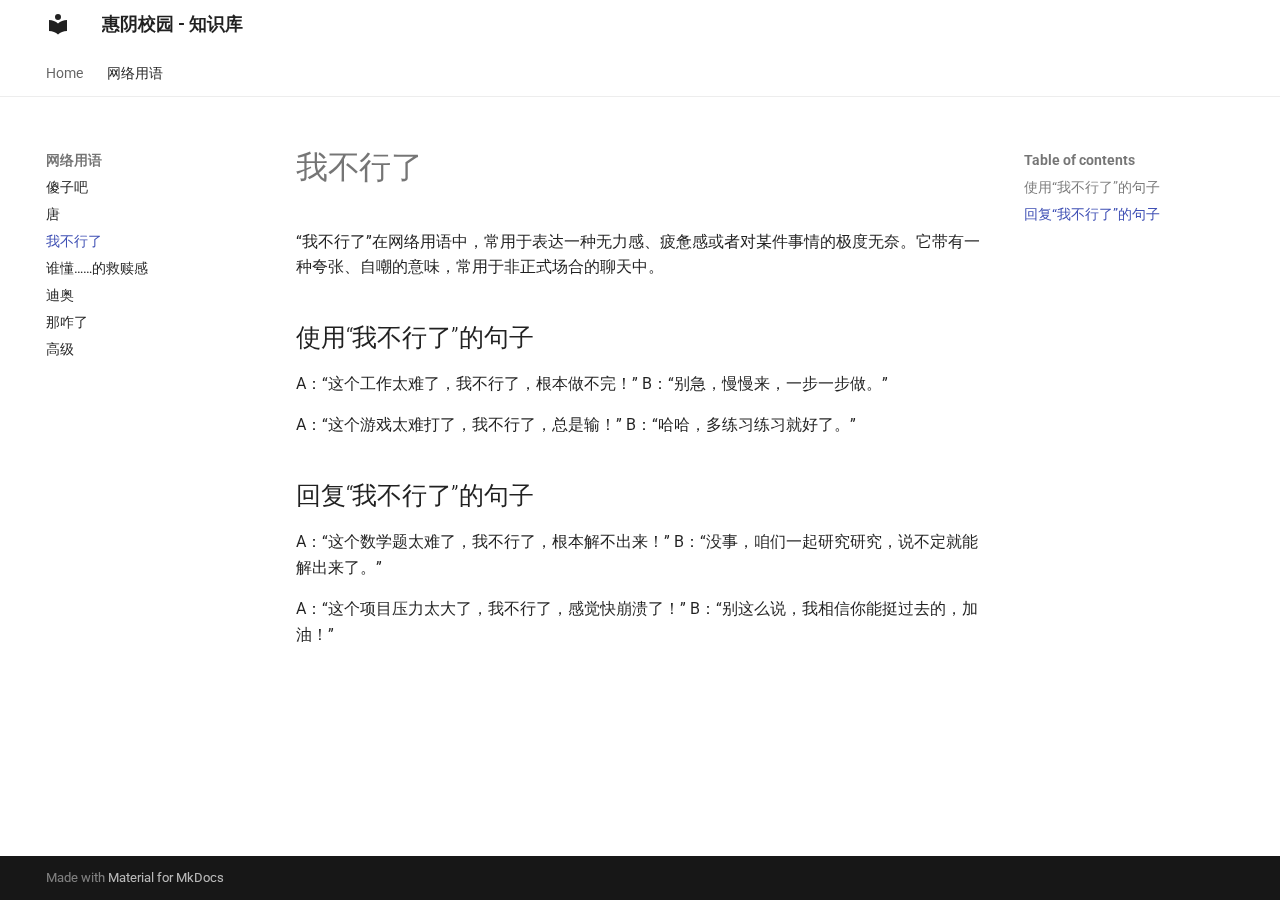
<file: 网络用语/我不行了/index.html>
<!doctype html>
<html lang="en" class="no-js">
  <head>
    
      <meta charset="utf-8">
      <meta name="viewport" content="width=device-width,initial-scale=1">
      
      
      
      
        <link rel="prev" href="../%E5%94%90/">
      
      
        <link rel="next" href="../%E6%95%91%E8%B5%8E%E6%84%9F/">
      
      
      <link rel="icon" href="../../assets/images/favicon.png">
      <meta name="generator" content="mkdocs-1.5.3, mkdocs-material-9.5.17">
    
    
      
        <title>我不行了 - 惠阴校园 - 知识库</title>
      
    
    
      <link rel="stylesheet" href="../../assets/stylesheets/main.bcfcd587.min.css">
      
        
        <link rel="stylesheet" href="../../assets/stylesheets/palette.06af60db.min.css">
      
      


    
    
      
    
    
      
        
        
        <link rel="preconnect" href="https://fonts.gstatic.com" crossorigin>
        <link rel="stylesheet" href="https://fonts.googleapis.com/css?family=Roboto:300,300i,400,400i,700,700i%7CRoboto+Mono:400,400i,700,700i&display=fallback">
        <style>:root{--md-text-font:"Roboto";--md-code-font:"Roboto Mono"}</style>
      
    
    
      <link rel="stylesheet" href="../../style.css">
    
    <script>__md_scope=new URL("../..",location),__md_hash=e=>[...e].reduce((e,_)=>(e<<5)-e+_.charCodeAt(0),0),__md_get=(e,_=localStorage,t=__md_scope)=>JSON.parse(_.getItem(t.pathname+"."+e)),__md_set=(e,_,t=localStorage,a=__md_scope)=>{try{t.setItem(a.pathname+"."+e,JSON.stringify(_))}catch(e){}}</script>
    
      

    
    
    
  </head>
  
  
    
    
    
    
    
    <body dir="ltr" data-md-color-scheme="default" data-md-color-primary="white" data-md-color-accent="indigo">
  
    
    <input class="md-toggle" data-md-toggle="drawer" type="checkbox" id="__drawer" autocomplete="off">
    <input class="md-toggle" data-md-toggle="search" type="checkbox" id="__search" autocomplete="off">
    <label class="md-overlay" for="__drawer"></label>
    <div data-md-component="skip">
      
        
        <a href="#_1" class="md-skip">
          Skip to content
        </a>
      
    </div>
    <div data-md-component="announce">
      
    </div>
    
    
      

<header class="md-header" data-md-component="header">
  <nav class="md-header__inner md-grid" aria-label="Header">
    <a href="../.." title="惠阴校园 - 知识库" class="md-header__button md-logo" aria-label="惠阴校园 - 知识库" data-md-component="logo">
      
  
  <svg xmlns="http://www.w3.org/2000/svg" viewBox="0 0 24 24"><path d="M12 8a3 3 0 0 0 3-3 3 3 0 0 0-3-3 3 3 0 0 0-3 3 3 3 0 0 0 3 3m0 3.54C9.64 9.35 6.5 8 3 8v11c3.5 0 6.64 1.35 9 3.54 2.36-2.19 5.5-3.54 9-3.54V8c-3.5 0-6.64 1.35-9 3.54Z"/></svg>

    </a>
    <label class="md-header__button md-icon" for="__drawer">
      
      <svg xmlns="http://www.w3.org/2000/svg" viewBox="0 0 24 24"><path d="M3 6h18v2H3V6m0 5h18v2H3v-2m0 5h18v2H3v-2Z"/></svg>
    </label>
    <div class="md-header__title" data-md-component="header-title">
      <div class="md-header__ellipsis">
        <div class="md-header__topic">
          <span class="md-ellipsis">
            惠阴校园 - 知识库
          </span>
        </div>
        <div class="md-header__topic" data-md-component="header-topic">
          <span class="md-ellipsis">
            
              我不行了
            
          </span>
        </div>
      </div>
    </div>
    
      
    
    
    
    
      <label class="md-header__button md-icon" for="__search">
        
        <svg xmlns="http://www.w3.org/2000/svg" viewBox="0 0 24 24"><path d="M9.5 3A6.5 6.5 0 0 1 16 9.5c0 1.61-.59 3.09-1.56 4.23l.27.27h.79l5 5-1.5 1.5-5-5v-.79l-.27-.27A6.516 6.516 0 0 1 9.5 16 6.5 6.5 0 0 1 3 9.5 6.5 6.5 0 0 1 9.5 3m0 2C7 5 5 7 5 9.5S7 14 9.5 14 14 12 14 9.5 12 5 9.5 5Z"/></svg>
      </label>
      <div class="md-search" data-md-component="search" role="dialog">
  <label class="md-search__overlay" for="__search"></label>
  <div class="md-search__inner" role="search">
    <form class="md-search__form" name="search">
      <input type="text" class="md-search__input" name="query" aria-label="Search" placeholder="Search" autocapitalize="off" autocorrect="off" autocomplete="off" spellcheck="false" data-md-component="search-query" required>
      <label class="md-search__icon md-icon" for="__search">
        
        <svg xmlns="http://www.w3.org/2000/svg" viewBox="0 0 24 24"><path d="M9.5 3A6.5 6.5 0 0 1 16 9.5c0 1.61-.59 3.09-1.56 4.23l.27.27h.79l5 5-1.5 1.5-5-5v-.79l-.27-.27A6.516 6.516 0 0 1 9.5 16 6.5 6.5 0 0 1 3 9.5 6.5 6.5 0 0 1 9.5 3m0 2C7 5 5 7 5 9.5S7 14 9.5 14 14 12 14 9.5 12 5 9.5 5Z"/></svg>
        
        <svg xmlns="http://www.w3.org/2000/svg" viewBox="0 0 24 24"><path d="M20 11v2H8l5.5 5.5-1.42 1.42L4.16 12l7.92-7.92L13.5 5.5 8 11h12Z"/></svg>
      </label>
      <nav class="md-search__options" aria-label="Search">
        
        <button type="reset" class="md-search__icon md-icon" title="Clear" aria-label="Clear" tabindex="-1">
          
          <svg xmlns="http://www.w3.org/2000/svg" viewBox="0 0 24 24"><path d="M19 6.41 17.59 5 12 10.59 6.41 5 5 6.41 10.59 12 5 17.59 6.41 19 12 13.41 17.59 19 19 17.59 13.41 12 19 6.41Z"/></svg>
        </button>
      </nav>
      
    </form>
    <div class="md-search__output">
      <div class="md-search__scrollwrap" data-md-scrollfix>
        <div class="md-search-result" data-md-component="search-result">
          <div class="md-search-result__meta">
            Initializing search
          </div>
          <ol class="md-search-result__list" role="presentation"></ol>
        </div>
      </div>
    </div>
  </div>
</div>
    
    
  </nav>
  
</header>
    
    <div class="md-container" data-md-component="container">
      
      
        
          
            
<nav class="md-tabs" aria-label="Tabs" data-md-component="tabs">
  <div class="md-grid">
    <ul class="md-tabs__list">
      
        
  
  
  
    <li class="md-tabs__item">
      <a href="../.." class="md-tabs__link">
        
  
    
  
  Home

      </a>
    </li>
  

      
        
  
  
    
  
  
    
    
      <li class="md-tabs__item md-tabs__item--active">
        <a href="../%E5%82%BB%E5%AD%90%E5%90%A7/" class="md-tabs__link">
          
  
    
  
  网络用语

        </a>
      </li>
    
  

      
    </ul>
  </div>
</nav>
          
        
      
      <main class="md-main" data-md-component="main">
        <div class="md-main__inner md-grid">
          
            
              
              <div class="md-sidebar md-sidebar--primary" data-md-component="sidebar" data-md-type="navigation" >
                <div class="md-sidebar__scrollwrap">
                  <div class="md-sidebar__inner">
                    


  


<nav class="md-nav md-nav--primary md-nav--lifted" aria-label="Navigation" data-md-level="0">
  <label class="md-nav__title" for="__drawer">
    <a href="../.." title="惠阴校园 - 知识库" class="md-nav__button md-logo" aria-label="惠阴校园 - 知识库" data-md-component="logo">
      
  
  <svg xmlns="http://www.w3.org/2000/svg" viewBox="0 0 24 24"><path d="M12 8a3 3 0 0 0 3-3 3 3 0 0 0-3-3 3 3 0 0 0-3 3 3 3 0 0 0 3 3m0 3.54C9.64 9.35 6.5 8 3 8v11c3.5 0 6.64 1.35 9 3.54 2.36-2.19 5.5-3.54 9-3.54V8c-3.5 0-6.64 1.35-9 3.54Z"/></svg>

    </a>
    惠阴校园 - 知识库
  </label>
  
  <ul class="md-nav__list" data-md-scrollfix>
    
      
      
  
  
  
  
    <li class="md-nav__item">
      <a href="../.." class="md-nav__link">
        
  
  <span class="md-ellipsis">
    Home
  </span>
  

      </a>
    </li>
  

    
      
      
  
  
    
  
  
  
    
    
      
        
      
        
      
        
      
        
      
        
      
        
      
        
      
    
    
      
        
        
      
      
        
      
    
    
    <li class="md-nav__item md-nav__item--active md-nav__item--section md-nav__item--nested">
      
        
        
        <input class="md-nav__toggle md-toggle " type="checkbox" id="__nav_2" checked>
        
          
          <label class="md-nav__link" for="__nav_2" id="__nav_2_label" tabindex="">
            
  
  <span class="md-ellipsis">
    网络用语
  </span>
  

            <span class="md-nav__icon md-icon"></span>
          </label>
        
        <nav class="md-nav" data-md-level="1" aria-labelledby="__nav_2_label" aria-expanded="true">
          <label class="md-nav__title" for="__nav_2">
            <span class="md-nav__icon md-icon"></span>
            网络用语
          </label>
          <ul class="md-nav__list" data-md-scrollfix>
            
              
                
  
  
  
  
    <li class="md-nav__item">
      <a href="../%E5%82%BB%E5%AD%90%E5%90%A7/" class="md-nav__link">
        
  
  <span class="md-ellipsis">
    傻子吧
  </span>
  

      </a>
    </li>
  

              
            
              
                
  
  
  
  
    <li class="md-nav__item">
      <a href="../%E5%94%90/" class="md-nav__link">
        
  
  <span class="md-ellipsis">
    唐
  </span>
  

      </a>
    </li>
  

              
            
              
                
  
  
    
  
  
  
    <li class="md-nav__item md-nav__item--active">
      
      <input class="md-nav__toggle md-toggle" type="checkbox" id="__toc">
      
      
        
      
      
        <label class="md-nav__link md-nav__link--active" for="__toc">
          
  
  <span class="md-ellipsis">
    我不行了
  </span>
  

          <span class="md-nav__icon md-icon"></span>
        </label>
      
      <a href="./" class="md-nav__link md-nav__link--active">
        
  
  <span class="md-ellipsis">
    我不行了
  </span>
  

      </a>
      
        

<nav class="md-nav md-nav--secondary" aria-label="Table of contents">
  
  
  
    
  
  
    <label class="md-nav__title" for="__toc">
      <span class="md-nav__icon md-icon"></span>
      Table of contents
    </label>
    <ul class="md-nav__list" data-md-component="toc" data-md-scrollfix>
      
        <li class="md-nav__item">
  <a href="#_2" class="md-nav__link">
    <span class="md-ellipsis">
      使用“我不行了”的句子
    </span>
  </a>
  
</li>
      
        <li class="md-nav__item">
  <a href="#_3" class="md-nav__link">
    <span class="md-ellipsis">
      回复“我不行了”的句子
    </span>
  </a>
  
</li>
      
    </ul>
  
</nav>
      
    </li>
  

              
            
              
                
  
  
  
  
    <li class="md-nav__item">
      <a href="../%E6%95%91%E8%B5%8E%E6%84%9F/" class="md-nav__link">
        
  
  <span class="md-ellipsis">
    谁懂……的救赎感
  </span>
  

      </a>
    </li>
  

              
            
              
                
  
  
  
  
    <li class="md-nav__item">
      <a href="../%E8%BF%AA%E5%A5%A5/" class="md-nav__link">
        
  
  <span class="md-ellipsis">
    迪奥
  </span>
  

      </a>
    </li>
  

              
            
              
                
  
  
  
  
    <li class="md-nav__item">
      <a href="../%E9%82%A3%E5%92%8B%E4%BA%86/" class="md-nav__link">
        
  
  <span class="md-ellipsis">
    那咋了
  </span>
  

      </a>
    </li>
  

              
            
              
                
  
  
  
  
    <li class="md-nav__item">
      <a href="../%E9%AB%98%E7%BA%A7/" class="md-nav__link">
        
  
  <span class="md-ellipsis">
    高级
  </span>
  

      </a>
    </li>
  

              
            
          </ul>
        </nav>
      
    </li>
  

    
  </ul>
</nav>
                  </div>
                </div>
              </div>
            
            
              
              <div class="md-sidebar md-sidebar--secondary" data-md-component="sidebar" data-md-type="toc" >
                <div class="md-sidebar__scrollwrap">
                  <div class="md-sidebar__inner">
                    

<nav class="md-nav md-nav--secondary" aria-label="Table of contents">
  
  
  
    
  
  
    <label class="md-nav__title" for="__toc">
      <span class="md-nav__icon md-icon"></span>
      Table of contents
    </label>
    <ul class="md-nav__list" data-md-component="toc" data-md-scrollfix>
      
        <li class="md-nav__item">
  <a href="#_2" class="md-nav__link">
    <span class="md-ellipsis">
      使用“我不行了”的句子
    </span>
  </a>
  
</li>
      
        <li class="md-nav__item">
  <a href="#_3" class="md-nav__link">
    <span class="md-ellipsis">
      回复“我不行了”的句子
    </span>
  </a>
  
</li>
      
    </ul>
  
</nav>
                  </div>
                </div>
              </div>
            
          
          
            <div class="md-content" data-md-component="content">
              <article class="md-content__inner md-typeset">
                
                  


<h1 id="_1">我不行了</h1>
<p>“我不行了”在网络用语中，常用于表达一种无力感、疲惫感或者对某件事情的极度无奈。它带有一种夸张、自嘲的意味，常用于非正式场合的聊天中。</p>
<h2 id="_2">使用“我不行了”的句子</h2>
<p>A：“这个工作太难了，我不行了，根本做不完！” B：“别急，慢慢来，一步一步做。”</p>
<p>A：“这个游戏太难打了，我不行了，总是输！” B：“哈哈，多练习练习就好了。”</p>
<h2 id="_3">回复“我不行了”的句子</h2>
<p>A：“这个数学题太难了，我不行了，根本解不出来！” B：“没事，咱们一起研究研究，说不定就能解出来了。”</p>
<p>A：“这个项目压力太大了，我不行了，感觉快崩溃了！” B：“别这么说，我相信你能挺过去的，加油！”</p>












                
              </article>
            </div>
          
          
<script>var target=document.getElementById(location.hash.slice(1));target&&target.name&&(target.checked=target.name.startsWith("__tabbed_"))</script>
        </div>
        
      </main>
      
        <footer class="md-footer">
  
  <div class="md-footer-meta md-typeset">
    <div class="md-footer-meta__inner md-grid">
      <div class="md-copyright">
  
  
    Made with
    <a href="https://squidfunk.github.io/mkdocs-material/" target="_blank" rel="noopener">
      Material for MkDocs
    </a>
  
</div>
      
    </div>
  </div>
</footer>
      
    </div>
    <div class="md-dialog" data-md-component="dialog">
      <div class="md-dialog__inner md-typeset"></div>
    </div>
    
    
    <script id="__config" type="application/json">{"base": "../..", "features": ["content.code.copy", "content.code.annotate", "navigation.instant", "navigation.tracking", "navigation.tabs", "navigation.sections", "navigation.expand", "navigation.indexes"], "search": "../../assets/javascripts/workers/search.b8dbb3d2.min.js", "translations": {"clipboard.copied": "Copied to clipboard", "clipboard.copy": "Copy to clipboard", "search.result.more.one": "1 more on this page", "search.result.more.other": "# more on this page", "search.result.none": "No matching documents", "search.result.one": "1 matching document", "search.result.other": "# matching documents", "search.result.placeholder": "Type to start searching", "search.result.term.missing": "Missing", "select.version": "Select version"}}</script>
    
    
      <script src="../../assets/javascripts/bundle.1e8ae164.min.js"></script>
      
    
  </body>
</html>
</file>
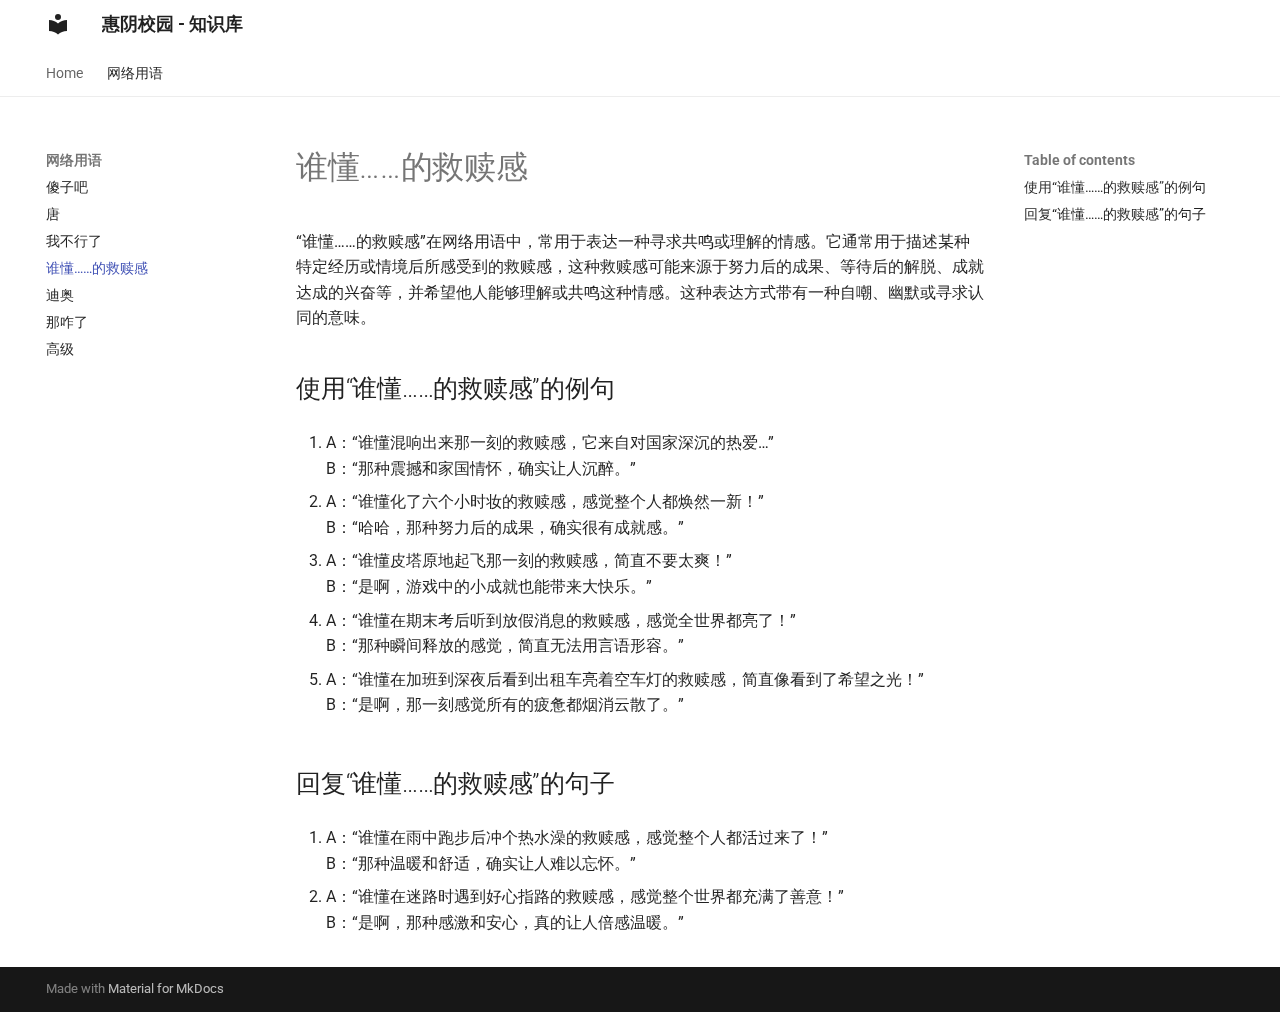
<file: 网络用语/救赎感/index.html>
<!doctype html>
<html lang="en" class="no-js">
  <head>
    
      <meta charset="utf-8">
      <meta name="viewport" content="width=device-width,initial-scale=1">
      
      
      
      
        <link rel="prev" href="../%E6%88%91%E4%B8%8D%E8%A1%8C%E4%BA%86/">
      
      
        <link rel="next" href="../%E8%BF%AA%E5%A5%A5/">
      
      
      <link rel="icon" href="../../assets/images/favicon.png">
      <meta name="generator" content="mkdocs-1.5.3, mkdocs-material-9.5.17">
    
    
      
        <title>谁懂……的救赎感 - 惠阴校园 - 知识库</title>
      
    
    
      <link rel="stylesheet" href="../../assets/stylesheets/main.bcfcd587.min.css">
      
        
        <link rel="stylesheet" href="../../assets/stylesheets/palette.06af60db.min.css">
      
      


    
    
      
    
    
      
        
        
        <link rel="preconnect" href="https://fonts.gstatic.com" crossorigin>
        <link rel="stylesheet" href="https://fonts.googleapis.com/css?family=Roboto:300,300i,400,400i,700,700i%7CRoboto+Mono:400,400i,700,700i&display=fallback">
        <style>:root{--md-text-font:"Roboto";--md-code-font:"Roboto Mono"}</style>
      
    
    
      <link rel="stylesheet" href="../../style.css">
    
    <script>__md_scope=new URL("../..",location),__md_hash=e=>[...e].reduce((e,_)=>(e<<5)-e+_.charCodeAt(0),0),__md_get=(e,_=localStorage,t=__md_scope)=>JSON.parse(_.getItem(t.pathname+"."+e)),__md_set=(e,_,t=localStorage,a=__md_scope)=>{try{t.setItem(a.pathname+"."+e,JSON.stringify(_))}catch(e){}}</script>
    
      

    
    
    
  </head>
  
  
    
    
    
    
    
    <body dir="ltr" data-md-color-scheme="default" data-md-color-primary="white" data-md-color-accent="indigo">
  
    
    <input class="md-toggle" data-md-toggle="drawer" type="checkbox" id="__drawer" autocomplete="off">
    <input class="md-toggle" data-md-toggle="search" type="checkbox" id="__search" autocomplete="off">
    <label class="md-overlay" for="__drawer"></label>
    <div data-md-component="skip">
      
        
        <a href="#_1" class="md-skip">
          Skip to content
        </a>
      
    </div>
    <div data-md-component="announce">
      
    </div>
    
    
      

<header class="md-header" data-md-component="header">
  <nav class="md-header__inner md-grid" aria-label="Header">
    <a href="../.." title="惠阴校园 - 知识库" class="md-header__button md-logo" aria-label="惠阴校园 - 知识库" data-md-component="logo">
      
  
  <svg xmlns="http://www.w3.org/2000/svg" viewBox="0 0 24 24"><path d="M12 8a3 3 0 0 0 3-3 3 3 0 0 0-3-3 3 3 0 0 0-3 3 3 3 0 0 0 3 3m0 3.54C9.64 9.35 6.5 8 3 8v11c3.5 0 6.64 1.35 9 3.54 2.36-2.19 5.5-3.54 9-3.54V8c-3.5 0-6.64 1.35-9 3.54Z"/></svg>

    </a>
    <label class="md-header__button md-icon" for="__drawer">
      
      <svg xmlns="http://www.w3.org/2000/svg" viewBox="0 0 24 24"><path d="M3 6h18v2H3V6m0 5h18v2H3v-2m0 5h18v2H3v-2Z"/></svg>
    </label>
    <div class="md-header__title" data-md-component="header-title">
      <div class="md-header__ellipsis">
        <div class="md-header__topic">
          <span class="md-ellipsis">
            惠阴校园 - 知识库
          </span>
        </div>
        <div class="md-header__topic" data-md-component="header-topic">
          <span class="md-ellipsis">
            
              谁懂……的救赎感
            
          </span>
        </div>
      </div>
    </div>
    
      
    
    
    
    
      <label class="md-header__button md-icon" for="__search">
        
        <svg xmlns="http://www.w3.org/2000/svg" viewBox="0 0 24 24"><path d="M9.5 3A6.5 6.5 0 0 1 16 9.5c0 1.61-.59 3.09-1.56 4.23l.27.27h.79l5 5-1.5 1.5-5-5v-.79l-.27-.27A6.516 6.516 0 0 1 9.5 16 6.5 6.5 0 0 1 3 9.5 6.5 6.5 0 0 1 9.5 3m0 2C7 5 5 7 5 9.5S7 14 9.5 14 14 12 14 9.5 12 5 9.5 5Z"/></svg>
      </label>
      <div class="md-search" data-md-component="search" role="dialog">
  <label class="md-search__overlay" for="__search"></label>
  <div class="md-search__inner" role="search">
    <form class="md-search__form" name="search">
      <input type="text" class="md-search__input" name="query" aria-label="Search" placeholder="Search" autocapitalize="off" autocorrect="off" autocomplete="off" spellcheck="false" data-md-component="search-query" required>
      <label class="md-search__icon md-icon" for="__search">
        
        <svg xmlns="http://www.w3.org/2000/svg" viewBox="0 0 24 24"><path d="M9.5 3A6.5 6.5 0 0 1 16 9.5c0 1.61-.59 3.09-1.56 4.23l.27.27h.79l5 5-1.5 1.5-5-5v-.79l-.27-.27A6.516 6.516 0 0 1 9.5 16 6.5 6.5 0 0 1 3 9.5 6.5 6.5 0 0 1 9.5 3m0 2C7 5 5 7 5 9.5S7 14 9.5 14 14 12 14 9.5 12 5 9.5 5Z"/></svg>
        
        <svg xmlns="http://www.w3.org/2000/svg" viewBox="0 0 24 24"><path d="M20 11v2H8l5.5 5.5-1.42 1.42L4.16 12l7.92-7.92L13.5 5.5 8 11h12Z"/></svg>
      </label>
      <nav class="md-search__options" aria-label="Search">
        
        <button type="reset" class="md-search__icon md-icon" title="Clear" aria-label="Clear" tabindex="-1">
          
          <svg xmlns="http://www.w3.org/2000/svg" viewBox="0 0 24 24"><path d="M19 6.41 17.59 5 12 10.59 6.41 5 5 6.41 10.59 12 5 17.59 6.41 19 12 13.41 17.59 19 19 17.59 13.41 12 19 6.41Z"/></svg>
        </button>
      </nav>
      
    </form>
    <div class="md-search__output">
      <div class="md-search__scrollwrap" data-md-scrollfix>
        <div class="md-search-result" data-md-component="search-result">
          <div class="md-search-result__meta">
            Initializing search
          </div>
          <ol class="md-search-result__list" role="presentation"></ol>
        </div>
      </div>
    </div>
  </div>
</div>
    
    
  </nav>
  
</header>
    
    <div class="md-container" data-md-component="container">
      
      
        
          
            
<nav class="md-tabs" aria-label="Tabs" data-md-component="tabs">
  <div class="md-grid">
    <ul class="md-tabs__list">
      
        
  
  
  
    <li class="md-tabs__item">
      <a href="../.." class="md-tabs__link">
        
  
    
  
  Home

      </a>
    </li>
  

      
        
  
  
    
  
  
    
    
      <li class="md-tabs__item md-tabs__item--active">
        <a href="../%E5%82%BB%E5%AD%90%E5%90%A7/" class="md-tabs__link">
          
  
    
  
  网络用语

        </a>
      </li>
    
  

      
    </ul>
  </div>
</nav>
          
        
      
      <main class="md-main" data-md-component="main">
        <div class="md-main__inner md-grid">
          
            
              
              <div class="md-sidebar md-sidebar--primary" data-md-component="sidebar" data-md-type="navigation" >
                <div class="md-sidebar__scrollwrap">
                  <div class="md-sidebar__inner">
                    


  


<nav class="md-nav md-nav--primary md-nav--lifted" aria-label="Navigation" data-md-level="0">
  <label class="md-nav__title" for="__drawer">
    <a href="../.." title="惠阴校园 - 知识库" class="md-nav__button md-logo" aria-label="惠阴校园 - 知识库" data-md-component="logo">
      
  
  <svg xmlns="http://www.w3.org/2000/svg" viewBox="0 0 24 24"><path d="M12 8a3 3 0 0 0 3-3 3 3 0 0 0-3-3 3 3 0 0 0-3 3 3 3 0 0 0 3 3m0 3.54C9.64 9.35 6.5 8 3 8v11c3.5 0 6.64 1.35 9 3.54 2.36-2.19 5.5-3.54 9-3.54V8c-3.5 0-6.64 1.35-9 3.54Z"/></svg>

    </a>
    惠阴校园 - 知识库
  </label>
  
  <ul class="md-nav__list" data-md-scrollfix>
    
      
      
  
  
  
  
    <li class="md-nav__item">
      <a href="../.." class="md-nav__link">
        
  
  <span class="md-ellipsis">
    Home
  </span>
  

      </a>
    </li>
  

    
      
      
  
  
    
  
  
  
    
    
      
        
      
        
      
        
      
        
      
        
      
        
      
        
      
    
    
      
        
        
      
      
        
      
    
    
    <li class="md-nav__item md-nav__item--active md-nav__item--section md-nav__item--nested">
      
        
        
        <input class="md-nav__toggle md-toggle " type="checkbox" id="__nav_2" checked>
        
          
          <label class="md-nav__link" for="__nav_2" id="__nav_2_label" tabindex="">
            
  
  <span class="md-ellipsis">
    网络用语
  </span>
  

            <span class="md-nav__icon md-icon"></span>
          </label>
        
        <nav class="md-nav" data-md-level="1" aria-labelledby="__nav_2_label" aria-expanded="true">
          <label class="md-nav__title" for="__nav_2">
            <span class="md-nav__icon md-icon"></span>
            网络用语
          </label>
          <ul class="md-nav__list" data-md-scrollfix>
            
              
                
  
  
  
  
    <li class="md-nav__item">
      <a href="../%E5%82%BB%E5%AD%90%E5%90%A7/" class="md-nav__link">
        
  
  <span class="md-ellipsis">
    傻子吧
  </span>
  

      </a>
    </li>
  

              
            
              
                
  
  
  
  
    <li class="md-nav__item">
      <a href="../%E5%94%90/" class="md-nav__link">
        
  
  <span class="md-ellipsis">
    唐
  </span>
  

      </a>
    </li>
  

              
            
              
                
  
  
  
  
    <li class="md-nav__item">
      <a href="../%E6%88%91%E4%B8%8D%E8%A1%8C%E4%BA%86/" class="md-nav__link">
        
  
  <span class="md-ellipsis">
    我不行了
  </span>
  

      </a>
    </li>
  

              
            
              
                
  
  
    
  
  
  
    <li class="md-nav__item md-nav__item--active">
      
      <input class="md-nav__toggle md-toggle" type="checkbox" id="__toc">
      
      
        
      
      
        <label class="md-nav__link md-nav__link--active" for="__toc">
          
  
  <span class="md-ellipsis">
    谁懂……的救赎感
  </span>
  

          <span class="md-nav__icon md-icon"></span>
        </label>
      
      <a href="./" class="md-nav__link md-nav__link--active">
        
  
  <span class="md-ellipsis">
    谁懂……的救赎感
  </span>
  

      </a>
      
        

<nav class="md-nav md-nav--secondary" aria-label="Table of contents">
  
  
  
    
  
  
    <label class="md-nav__title" for="__toc">
      <span class="md-nav__icon md-icon"></span>
      Table of contents
    </label>
    <ul class="md-nav__list" data-md-component="toc" data-md-scrollfix>
      
        <li class="md-nav__item">
  <a href="#_2" class="md-nav__link">
    <span class="md-ellipsis">
      使用“谁懂……的救赎感”的例句
    </span>
  </a>
  
</li>
      
        <li class="md-nav__item">
  <a href="#_3" class="md-nav__link">
    <span class="md-ellipsis">
      回复“谁懂……的救赎感”的句子
    </span>
  </a>
  
</li>
      
    </ul>
  
</nav>
      
    </li>
  

              
            
              
                
  
  
  
  
    <li class="md-nav__item">
      <a href="../%E8%BF%AA%E5%A5%A5/" class="md-nav__link">
        
  
  <span class="md-ellipsis">
    迪奥
  </span>
  

      </a>
    </li>
  

              
            
              
                
  
  
  
  
    <li class="md-nav__item">
      <a href="../%E9%82%A3%E5%92%8B%E4%BA%86/" class="md-nav__link">
        
  
  <span class="md-ellipsis">
    那咋了
  </span>
  

      </a>
    </li>
  

              
            
              
                
  
  
  
  
    <li class="md-nav__item">
      <a href="../%E9%AB%98%E7%BA%A7/" class="md-nav__link">
        
  
  <span class="md-ellipsis">
    高级
  </span>
  

      </a>
    </li>
  

              
            
          </ul>
        </nav>
      
    </li>
  

    
  </ul>
</nav>
                  </div>
                </div>
              </div>
            
            
              
              <div class="md-sidebar md-sidebar--secondary" data-md-component="sidebar" data-md-type="toc" >
                <div class="md-sidebar__scrollwrap">
                  <div class="md-sidebar__inner">
                    

<nav class="md-nav md-nav--secondary" aria-label="Table of contents">
  
  
  
    
  
  
    <label class="md-nav__title" for="__toc">
      <span class="md-nav__icon md-icon"></span>
      Table of contents
    </label>
    <ul class="md-nav__list" data-md-component="toc" data-md-scrollfix>
      
        <li class="md-nav__item">
  <a href="#_2" class="md-nav__link">
    <span class="md-ellipsis">
      使用“谁懂……的救赎感”的例句
    </span>
  </a>
  
</li>
      
        <li class="md-nav__item">
  <a href="#_3" class="md-nav__link">
    <span class="md-ellipsis">
      回复“谁懂……的救赎感”的句子
    </span>
  </a>
  
</li>
      
    </ul>
  
</nav>
                  </div>
                </div>
              </div>
            
          
          
            <div class="md-content" data-md-component="content">
              <article class="md-content__inner md-typeset">
                
                  


<h1 id="_1">谁懂……的救赎感</h1>
<p>“谁懂……的救赎感”在网络用语中，常用于表达一种寻求共鸣或理解的情感。它通常用于描述某种特定经历或情境后所感受到的救赎感，这种救赎感可能来源于努力后的成果、等待后的解脱、成就达成的兴奋等，并希望他人能够理解或共鸣这种情感。这种表达方式带有一种自嘲、幽默或寻求认同的意味。</p>
<h2 id="_2">使用“谁懂……的救赎感”的例句</h2>
<ol>
<li>
<p>A：“谁懂混响出来那一刻的救赎感，它来自对国家深沉的热爱…”<br />
   B：“那种震撼和家国情怀，确实让人沉醉。”</p>
</li>
<li>
<p>A：“谁懂化了六个小时妆的救赎感，感觉整个人都焕然一新！”<br />
   B：“哈哈，那种努力后的成果，确实很有成就感。”</p>
</li>
<li>
<p>A：“谁懂皮塔原地起飞那一刻的救赎感，简直不要太爽！”<br />
   B：“是啊，游戏中的小成就也能带来大快乐。”</p>
</li>
<li>
<p>A：“谁懂在期末考后听到放假消息的救赎感，感觉全世界都亮了！”<br />
   B：“那种瞬间释放的感觉，简直无法用言语形容。”</p>
</li>
<li>
<p>A：“谁懂在加班到深夜后看到出租车亮着空车灯的救赎感，简直像看到了希望之光！”<br />
   B：“是啊，那一刻感觉所有的疲惫都烟消云散了。”</p>
</li>
</ol>
<h2 id="_3">回复“谁懂……的救赎感”的句子</h2>
<ol>
<li>
<p>A：“谁懂在雨中跑步后冲个热水澡的救赎感，感觉整个人都活过来了！”<br />
   B：“那种温暖和舒适，确实让人难以忘怀。”</p>
</li>
<li>
<p>A：“谁懂在迷路时遇到好心指路的救赎感，感觉整个世界都充满了善意！”<br />
   B：“是啊，那种感激和安心，真的让人倍感温暖。”</p>
</li>
</ol>












                
              </article>
            </div>
          
          
<script>var target=document.getElementById(location.hash.slice(1));target&&target.name&&(target.checked=target.name.startsWith("__tabbed_"))</script>
        </div>
        
      </main>
      
        <footer class="md-footer">
  
  <div class="md-footer-meta md-typeset">
    <div class="md-footer-meta__inner md-grid">
      <div class="md-copyright">
  
  
    Made with
    <a href="https://squidfunk.github.io/mkdocs-material/" target="_blank" rel="noopener">
      Material for MkDocs
    </a>
  
</div>
      
    </div>
  </div>
</footer>
      
    </div>
    <div class="md-dialog" data-md-component="dialog">
      <div class="md-dialog__inner md-typeset"></div>
    </div>
    
    
    <script id="__config" type="application/json">{"base": "../..", "features": ["content.code.copy", "content.code.annotate", "navigation.instant", "navigation.tracking", "navigation.tabs", "navigation.sections", "navigation.expand", "navigation.indexes"], "search": "../../assets/javascripts/workers/search.b8dbb3d2.min.js", "translations": {"clipboard.copied": "Copied to clipboard", "clipboard.copy": "Copy to clipboard", "search.result.more.one": "1 more on this page", "search.result.more.other": "# more on this page", "search.result.none": "No matching documents", "search.result.one": "1 matching document", "search.result.other": "# matching documents", "search.result.placeholder": "Type to start searching", "search.result.term.missing": "Missing", "select.version": "Select version"}}</script>
    
    
      <script src="../../assets/javascripts/bundle.1e8ae164.min.js"></script>
      
    
  </body>
</html>
</file>
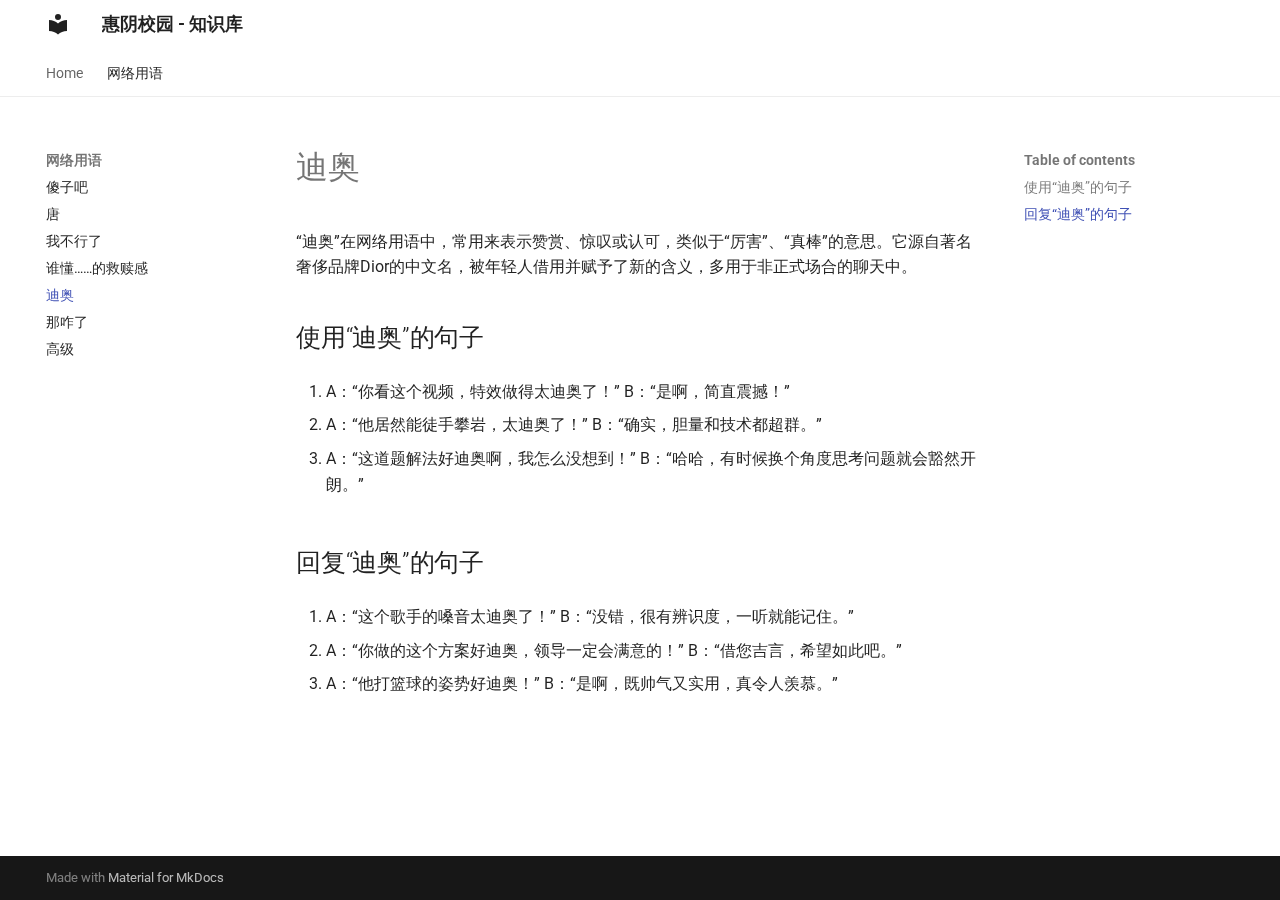
<file: 网络用语/迪奥/index.html>
<!doctype html>
<html lang="en" class="no-js">
  <head>
    
      <meta charset="utf-8">
      <meta name="viewport" content="width=device-width,initial-scale=1">
      
      
      
      
        <link rel="prev" href="../%E6%95%91%E8%B5%8E%E6%84%9F/">
      
      
        <link rel="next" href="../%E9%82%A3%E5%92%8B%E4%BA%86/">
      
      
      <link rel="icon" href="../../assets/images/favicon.png">
      <meta name="generator" content="mkdocs-1.5.3, mkdocs-material-9.5.17">
    
    
      
        <title>迪奥 - 惠阴校园 - 知识库</title>
      
    
    
      <link rel="stylesheet" href="../../assets/stylesheets/main.bcfcd587.min.css">
      
        
        <link rel="stylesheet" href="../../assets/stylesheets/palette.06af60db.min.css">
      
      


    
    
      
    
    
      
        
        
        <link rel="preconnect" href="https://fonts.gstatic.com" crossorigin>
        <link rel="stylesheet" href="https://fonts.googleapis.com/css?family=Roboto:300,300i,400,400i,700,700i%7CRoboto+Mono:400,400i,700,700i&display=fallback">
        <style>:root{--md-text-font:"Roboto";--md-code-font:"Roboto Mono"}</style>
      
    
    
      <link rel="stylesheet" href="../../style.css">
    
    <script>__md_scope=new URL("../..",location),__md_hash=e=>[...e].reduce((e,_)=>(e<<5)-e+_.charCodeAt(0),0),__md_get=(e,_=localStorage,t=__md_scope)=>JSON.parse(_.getItem(t.pathname+"."+e)),__md_set=(e,_,t=localStorage,a=__md_scope)=>{try{t.setItem(a.pathname+"."+e,JSON.stringify(_))}catch(e){}}</script>
    
      

    
    
    
  </head>
  
  
    
    
    
    
    
    <body dir="ltr" data-md-color-scheme="default" data-md-color-primary="white" data-md-color-accent="indigo">
  
    
    <input class="md-toggle" data-md-toggle="drawer" type="checkbox" id="__drawer" autocomplete="off">
    <input class="md-toggle" data-md-toggle="search" type="checkbox" id="__search" autocomplete="off">
    <label class="md-overlay" for="__drawer"></label>
    <div data-md-component="skip">
      
        
        <a href="#_1" class="md-skip">
          Skip to content
        </a>
      
    </div>
    <div data-md-component="announce">
      
    </div>
    
    
      

<header class="md-header" data-md-component="header">
  <nav class="md-header__inner md-grid" aria-label="Header">
    <a href="../.." title="惠阴校园 - 知识库" class="md-header__button md-logo" aria-label="惠阴校园 - 知识库" data-md-component="logo">
      
  
  <svg xmlns="http://www.w3.org/2000/svg" viewBox="0 0 24 24"><path d="M12 8a3 3 0 0 0 3-3 3 3 0 0 0-3-3 3 3 0 0 0-3 3 3 3 0 0 0 3 3m0 3.54C9.64 9.35 6.5 8 3 8v11c3.5 0 6.64 1.35 9 3.54 2.36-2.19 5.5-3.54 9-3.54V8c-3.5 0-6.64 1.35-9 3.54Z"/></svg>

    </a>
    <label class="md-header__button md-icon" for="__drawer">
      
      <svg xmlns="http://www.w3.org/2000/svg" viewBox="0 0 24 24"><path d="M3 6h18v2H3V6m0 5h18v2H3v-2m0 5h18v2H3v-2Z"/></svg>
    </label>
    <div class="md-header__title" data-md-component="header-title">
      <div class="md-header__ellipsis">
        <div class="md-header__topic">
          <span class="md-ellipsis">
            惠阴校园 - 知识库
          </span>
        </div>
        <div class="md-header__topic" data-md-component="header-topic">
          <span class="md-ellipsis">
            
              迪奥
            
          </span>
        </div>
      </div>
    </div>
    
      
    
    
    
    
      <label class="md-header__button md-icon" for="__search">
        
        <svg xmlns="http://www.w3.org/2000/svg" viewBox="0 0 24 24"><path d="M9.5 3A6.5 6.5 0 0 1 16 9.5c0 1.61-.59 3.09-1.56 4.23l.27.27h.79l5 5-1.5 1.5-5-5v-.79l-.27-.27A6.516 6.516 0 0 1 9.5 16 6.5 6.5 0 0 1 3 9.5 6.5 6.5 0 0 1 9.5 3m0 2C7 5 5 7 5 9.5S7 14 9.5 14 14 12 14 9.5 12 5 9.5 5Z"/></svg>
      </label>
      <div class="md-search" data-md-component="search" role="dialog">
  <label class="md-search__overlay" for="__search"></label>
  <div class="md-search__inner" role="search">
    <form class="md-search__form" name="search">
      <input type="text" class="md-search__input" name="query" aria-label="Search" placeholder="Search" autocapitalize="off" autocorrect="off" autocomplete="off" spellcheck="false" data-md-component="search-query" required>
      <label class="md-search__icon md-icon" for="__search">
        
        <svg xmlns="http://www.w3.org/2000/svg" viewBox="0 0 24 24"><path d="M9.5 3A6.5 6.5 0 0 1 16 9.5c0 1.61-.59 3.09-1.56 4.23l.27.27h.79l5 5-1.5 1.5-5-5v-.79l-.27-.27A6.516 6.516 0 0 1 9.5 16 6.5 6.5 0 0 1 3 9.5 6.5 6.5 0 0 1 9.5 3m0 2C7 5 5 7 5 9.5S7 14 9.5 14 14 12 14 9.5 12 5 9.5 5Z"/></svg>
        
        <svg xmlns="http://www.w3.org/2000/svg" viewBox="0 0 24 24"><path d="M20 11v2H8l5.5 5.5-1.42 1.42L4.16 12l7.92-7.92L13.5 5.5 8 11h12Z"/></svg>
      </label>
      <nav class="md-search__options" aria-label="Search">
        
        <button type="reset" class="md-search__icon md-icon" title="Clear" aria-label="Clear" tabindex="-1">
          
          <svg xmlns="http://www.w3.org/2000/svg" viewBox="0 0 24 24"><path d="M19 6.41 17.59 5 12 10.59 6.41 5 5 6.41 10.59 12 5 17.59 6.41 19 12 13.41 17.59 19 19 17.59 13.41 12 19 6.41Z"/></svg>
        </button>
      </nav>
      
    </form>
    <div class="md-search__output">
      <div class="md-search__scrollwrap" data-md-scrollfix>
        <div class="md-search-result" data-md-component="search-result">
          <div class="md-search-result__meta">
            Initializing search
          </div>
          <ol class="md-search-result__list" role="presentation"></ol>
        </div>
      </div>
    </div>
  </div>
</div>
    
    
  </nav>
  
</header>
    
    <div class="md-container" data-md-component="container">
      
      
        
          
            
<nav class="md-tabs" aria-label="Tabs" data-md-component="tabs">
  <div class="md-grid">
    <ul class="md-tabs__list">
      
        
  
  
  
    <li class="md-tabs__item">
      <a href="../.." class="md-tabs__link">
        
  
    
  
  Home

      </a>
    </li>
  

      
        
  
  
    
  
  
    
    
      <li class="md-tabs__item md-tabs__item--active">
        <a href="../%E5%82%BB%E5%AD%90%E5%90%A7/" class="md-tabs__link">
          
  
    
  
  网络用语

        </a>
      </li>
    
  

      
    </ul>
  </div>
</nav>
          
        
      
      <main class="md-main" data-md-component="main">
        <div class="md-main__inner md-grid">
          
            
              
              <div class="md-sidebar md-sidebar--primary" data-md-component="sidebar" data-md-type="navigation" >
                <div class="md-sidebar__scrollwrap">
                  <div class="md-sidebar__inner">
                    


  


<nav class="md-nav md-nav--primary md-nav--lifted" aria-label="Navigation" data-md-level="0">
  <label class="md-nav__title" for="__drawer">
    <a href="../.." title="惠阴校园 - 知识库" class="md-nav__button md-logo" aria-label="惠阴校园 - 知识库" data-md-component="logo">
      
  
  <svg xmlns="http://www.w3.org/2000/svg" viewBox="0 0 24 24"><path d="M12 8a3 3 0 0 0 3-3 3 3 0 0 0-3-3 3 3 0 0 0-3 3 3 3 0 0 0 3 3m0 3.54C9.64 9.35 6.5 8 3 8v11c3.5 0 6.64 1.35 9 3.54 2.36-2.19 5.5-3.54 9-3.54V8c-3.5 0-6.64 1.35-9 3.54Z"/></svg>

    </a>
    惠阴校园 - 知识库
  </label>
  
  <ul class="md-nav__list" data-md-scrollfix>
    
      
      
  
  
  
  
    <li class="md-nav__item">
      <a href="../.." class="md-nav__link">
        
  
  <span class="md-ellipsis">
    Home
  </span>
  

      </a>
    </li>
  

    
      
      
  
  
    
  
  
  
    
    
      
        
      
        
      
        
      
        
      
        
      
        
      
        
      
    
    
      
        
        
      
      
        
      
    
    
    <li class="md-nav__item md-nav__item--active md-nav__item--section md-nav__item--nested">
      
        
        
        <input class="md-nav__toggle md-toggle " type="checkbox" id="__nav_2" checked>
        
          
          <label class="md-nav__link" for="__nav_2" id="__nav_2_label" tabindex="">
            
  
  <span class="md-ellipsis">
    网络用语
  </span>
  

            <span class="md-nav__icon md-icon"></span>
          </label>
        
        <nav class="md-nav" data-md-level="1" aria-labelledby="__nav_2_label" aria-expanded="true">
          <label class="md-nav__title" for="__nav_2">
            <span class="md-nav__icon md-icon"></span>
            网络用语
          </label>
          <ul class="md-nav__list" data-md-scrollfix>
            
              
                
  
  
  
  
    <li class="md-nav__item">
      <a href="../%E5%82%BB%E5%AD%90%E5%90%A7/" class="md-nav__link">
        
  
  <span class="md-ellipsis">
    傻子吧
  </span>
  

      </a>
    </li>
  

              
            
              
                
  
  
  
  
    <li class="md-nav__item">
      <a href="../%E5%94%90/" class="md-nav__link">
        
  
  <span class="md-ellipsis">
    唐
  </span>
  

      </a>
    </li>
  

              
            
              
                
  
  
  
  
    <li class="md-nav__item">
      <a href="../%E6%88%91%E4%B8%8D%E8%A1%8C%E4%BA%86/" class="md-nav__link">
        
  
  <span class="md-ellipsis">
    我不行了
  </span>
  

      </a>
    </li>
  

              
            
              
                
  
  
  
  
    <li class="md-nav__item">
      <a href="../%E6%95%91%E8%B5%8E%E6%84%9F/" class="md-nav__link">
        
  
  <span class="md-ellipsis">
    谁懂……的救赎感
  </span>
  

      </a>
    </li>
  

              
            
              
                
  
  
    
  
  
  
    <li class="md-nav__item md-nav__item--active">
      
      <input class="md-nav__toggle md-toggle" type="checkbox" id="__toc">
      
      
        
      
      
        <label class="md-nav__link md-nav__link--active" for="__toc">
          
  
  <span class="md-ellipsis">
    迪奥
  </span>
  

          <span class="md-nav__icon md-icon"></span>
        </label>
      
      <a href="./" class="md-nav__link md-nav__link--active">
        
  
  <span class="md-ellipsis">
    迪奥
  </span>
  

      </a>
      
        

<nav class="md-nav md-nav--secondary" aria-label="Table of contents">
  
  
  
    
  
  
    <label class="md-nav__title" for="__toc">
      <span class="md-nav__icon md-icon"></span>
      Table of contents
    </label>
    <ul class="md-nav__list" data-md-component="toc" data-md-scrollfix>
      
        <li class="md-nav__item">
  <a href="#_2" class="md-nav__link">
    <span class="md-ellipsis">
      使用“迪奥”的句子
    </span>
  </a>
  
</li>
      
        <li class="md-nav__item">
  <a href="#_3" class="md-nav__link">
    <span class="md-ellipsis">
      回复“迪奥”的句子
    </span>
  </a>
  
</li>
      
    </ul>
  
</nav>
      
    </li>
  

              
            
              
                
  
  
  
  
    <li class="md-nav__item">
      <a href="../%E9%82%A3%E5%92%8B%E4%BA%86/" class="md-nav__link">
        
  
  <span class="md-ellipsis">
    那咋了
  </span>
  

      </a>
    </li>
  

              
            
              
                
  
  
  
  
    <li class="md-nav__item">
      <a href="../%E9%AB%98%E7%BA%A7/" class="md-nav__link">
        
  
  <span class="md-ellipsis">
    高级
  </span>
  

      </a>
    </li>
  

              
            
          </ul>
        </nav>
      
    </li>
  

    
  </ul>
</nav>
                  </div>
                </div>
              </div>
            
            
              
              <div class="md-sidebar md-sidebar--secondary" data-md-component="sidebar" data-md-type="toc" >
                <div class="md-sidebar__scrollwrap">
                  <div class="md-sidebar__inner">
                    

<nav class="md-nav md-nav--secondary" aria-label="Table of contents">
  
  
  
    
  
  
    <label class="md-nav__title" for="__toc">
      <span class="md-nav__icon md-icon"></span>
      Table of contents
    </label>
    <ul class="md-nav__list" data-md-component="toc" data-md-scrollfix>
      
        <li class="md-nav__item">
  <a href="#_2" class="md-nav__link">
    <span class="md-ellipsis">
      使用“迪奥”的句子
    </span>
  </a>
  
</li>
      
        <li class="md-nav__item">
  <a href="#_3" class="md-nav__link">
    <span class="md-ellipsis">
      回复“迪奥”的句子
    </span>
  </a>
  
</li>
      
    </ul>
  
</nav>
                  </div>
                </div>
              </div>
            
          
          
            <div class="md-content" data-md-component="content">
              <article class="md-content__inner md-typeset">
                
                  


<h1 id="_1">迪奥</h1>
<p>“迪奥”在网络用语中，常用来表示赞赏、惊叹或认可，类似于“厉害”、“真棒”的意思。它源自著名奢侈品牌Dior的中文名，被年轻人借用并赋予了新的含义，多用于非正式场合的聊天中。</p>
<h2 id="_2">使用“迪奥”的句子</h2>
<ol>
<li>
<p>A：“你看这个视频，特效做得太迪奥了！”
   B：“是啊，简直震撼！”</p>
</li>
<li>
<p>A：“他居然能徒手攀岩，太迪奥了！”
   B：“确实，胆量和技术都超群。”</p>
</li>
<li>
<p>A：“这道题解法好迪奥啊，我怎么没想到！”
   B：“哈哈，有时候换个角度思考问题就会豁然开朗。”</p>
</li>
</ol>
<h2 id="_3">回复“迪奥”的句子</h2>
<ol>
<li>
<p>A：“这个歌手的嗓音太迪奥了！”
   B：“没错，很有辨识度，一听就能记住。”</p>
</li>
<li>
<p>A：“你做的这个方案好迪奥，领导一定会满意的！”
   B：“借您吉言，希望如此吧。”</p>
</li>
<li>
<p>A：“他打篮球的姿势好迪奥！”
   B：“是啊，既帅气又实用，真令人羡慕。”</p>
</li>
</ol>












                
              </article>
            </div>
          
          
<script>var target=document.getElementById(location.hash.slice(1));target&&target.name&&(target.checked=target.name.startsWith("__tabbed_"))</script>
        </div>
        
      </main>
      
        <footer class="md-footer">
  
  <div class="md-footer-meta md-typeset">
    <div class="md-footer-meta__inner md-grid">
      <div class="md-copyright">
  
  
    Made with
    <a href="https://squidfunk.github.io/mkdocs-material/" target="_blank" rel="noopener">
      Material for MkDocs
    </a>
  
</div>
      
    </div>
  </div>
</footer>
      
    </div>
    <div class="md-dialog" data-md-component="dialog">
      <div class="md-dialog__inner md-typeset"></div>
    </div>
    
    
    <script id="__config" type="application/json">{"base": "../..", "features": ["content.code.copy", "content.code.annotate", "navigation.instant", "navigation.tracking", "navigation.tabs", "navigation.sections", "navigation.expand", "navigation.indexes"], "search": "../../assets/javascripts/workers/search.b8dbb3d2.min.js", "translations": {"clipboard.copied": "Copied to clipboard", "clipboard.copy": "Copy to clipboard", "search.result.more.one": "1 more on this page", "search.result.more.other": "# more on this page", "search.result.none": "No matching documents", "search.result.one": "1 matching document", "search.result.other": "# matching documents", "search.result.placeholder": "Type to start searching", "search.result.term.missing": "Missing", "select.version": "Select version"}}</script>
    
    
      <script src="../../assets/javascripts/bundle.1e8ae164.min.js"></script>
      
    
  </body>
</html>
</file>
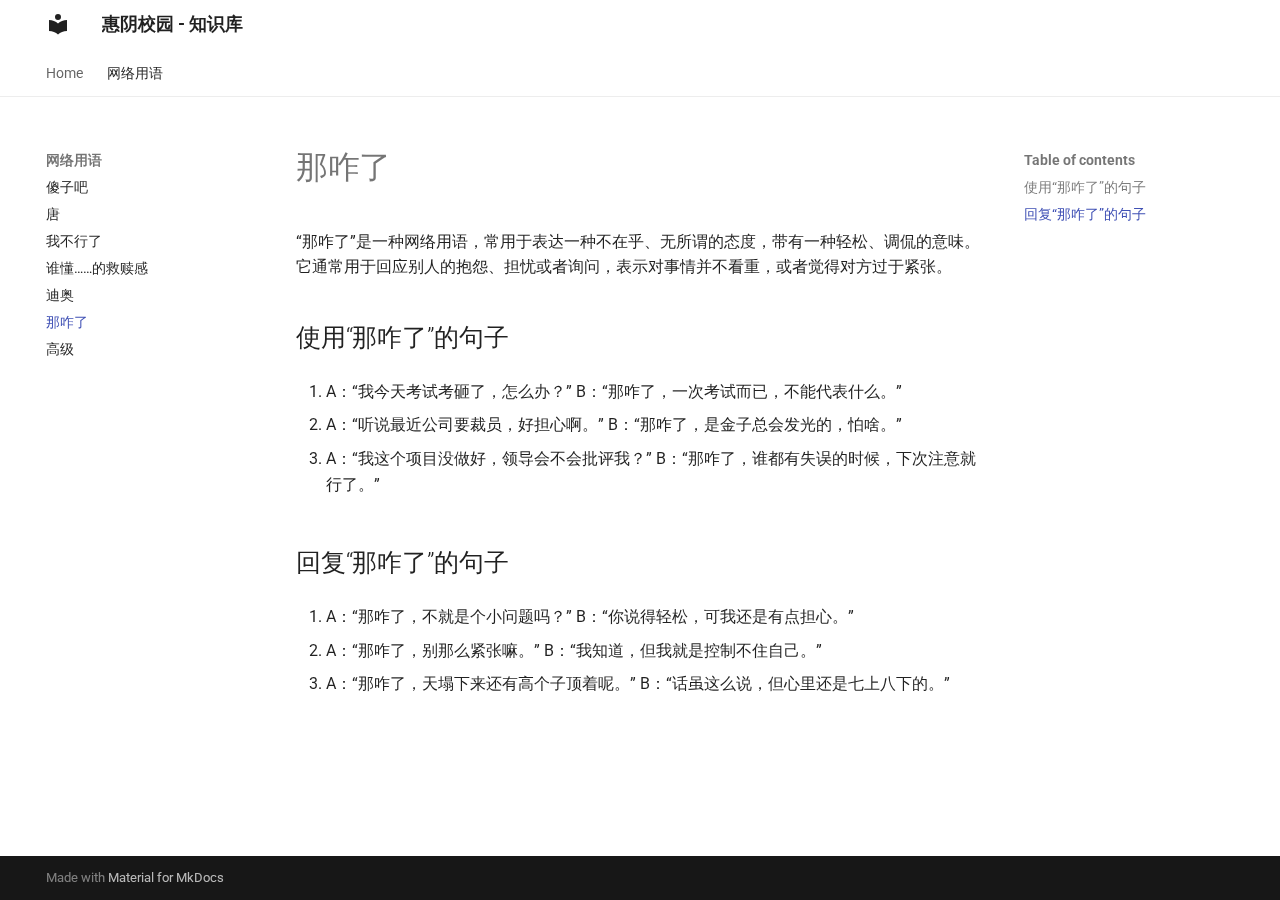
<file: 网络用语/那咋了/index.html>
<!doctype html>
<html lang="en" class="no-js">
  <head>
    
      <meta charset="utf-8">
      <meta name="viewport" content="width=device-width,initial-scale=1">
      
      
      
      
        <link rel="prev" href="../%E8%BF%AA%E5%A5%A5/">
      
      
        <link rel="next" href="../%E9%AB%98%E7%BA%A7/">
      
      
      <link rel="icon" href="../../assets/images/favicon.png">
      <meta name="generator" content="mkdocs-1.5.3, mkdocs-material-9.5.17">
    
    
      
        <title>那咋了 - 惠阴校园 - 知识库</title>
      
    
    
      <link rel="stylesheet" href="../../assets/stylesheets/main.bcfcd587.min.css">
      
        
        <link rel="stylesheet" href="../../assets/stylesheets/palette.06af60db.min.css">
      
      


    
    
      
    
    
      
        
        
        <link rel="preconnect" href="https://fonts.gstatic.com" crossorigin>
        <link rel="stylesheet" href="https://fonts.googleapis.com/css?family=Roboto:300,300i,400,400i,700,700i%7CRoboto+Mono:400,400i,700,700i&display=fallback">
        <style>:root{--md-text-font:"Roboto";--md-code-font:"Roboto Mono"}</style>
      
    
    
      <link rel="stylesheet" href="../../style.css">
    
    <script>__md_scope=new URL("../..",location),__md_hash=e=>[...e].reduce((e,_)=>(e<<5)-e+_.charCodeAt(0),0),__md_get=(e,_=localStorage,t=__md_scope)=>JSON.parse(_.getItem(t.pathname+"."+e)),__md_set=(e,_,t=localStorage,a=__md_scope)=>{try{t.setItem(a.pathname+"."+e,JSON.stringify(_))}catch(e){}}</script>
    
      

    
    
    
  </head>
  
  
    
    
    
    
    
    <body dir="ltr" data-md-color-scheme="default" data-md-color-primary="white" data-md-color-accent="indigo">
  
    
    <input class="md-toggle" data-md-toggle="drawer" type="checkbox" id="__drawer" autocomplete="off">
    <input class="md-toggle" data-md-toggle="search" type="checkbox" id="__search" autocomplete="off">
    <label class="md-overlay" for="__drawer"></label>
    <div data-md-component="skip">
      
        
        <a href="#_1" class="md-skip">
          Skip to content
        </a>
      
    </div>
    <div data-md-component="announce">
      
    </div>
    
    
      

<header class="md-header" data-md-component="header">
  <nav class="md-header__inner md-grid" aria-label="Header">
    <a href="../.." title="惠阴校园 - 知识库" class="md-header__button md-logo" aria-label="惠阴校园 - 知识库" data-md-component="logo">
      
  
  <svg xmlns="http://www.w3.org/2000/svg" viewBox="0 0 24 24"><path d="M12 8a3 3 0 0 0 3-3 3 3 0 0 0-3-3 3 3 0 0 0-3 3 3 3 0 0 0 3 3m0 3.54C9.64 9.35 6.5 8 3 8v11c3.5 0 6.64 1.35 9 3.54 2.36-2.19 5.5-3.54 9-3.54V8c-3.5 0-6.64 1.35-9 3.54Z"/></svg>

    </a>
    <label class="md-header__button md-icon" for="__drawer">
      
      <svg xmlns="http://www.w3.org/2000/svg" viewBox="0 0 24 24"><path d="M3 6h18v2H3V6m0 5h18v2H3v-2m0 5h18v2H3v-2Z"/></svg>
    </label>
    <div class="md-header__title" data-md-component="header-title">
      <div class="md-header__ellipsis">
        <div class="md-header__topic">
          <span class="md-ellipsis">
            惠阴校园 - 知识库
          </span>
        </div>
        <div class="md-header__topic" data-md-component="header-topic">
          <span class="md-ellipsis">
            
              那咋了
            
          </span>
        </div>
      </div>
    </div>
    
      
    
    
    
    
      <label class="md-header__button md-icon" for="__search">
        
        <svg xmlns="http://www.w3.org/2000/svg" viewBox="0 0 24 24"><path d="M9.5 3A6.5 6.5 0 0 1 16 9.5c0 1.61-.59 3.09-1.56 4.23l.27.27h.79l5 5-1.5 1.5-5-5v-.79l-.27-.27A6.516 6.516 0 0 1 9.5 16 6.5 6.5 0 0 1 3 9.5 6.5 6.5 0 0 1 9.5 3m0 2C7 5 5 7 5 9.5S7 14 9.5 14 14 12 14 9.5 12 5 9.5 5Z"/></svg>
      </label>
      <div class="md-search" data-md-component="search" role="dialog">
  <label class="md-search__overlay" for="__search"></label>
  <div class="md-search__inner" role="search">
    <form class="md-search__form" name="search">
      <input type="text" class="md-search__input" name="query" aria-label="Search" placeholder="Search" autocapitalize="off" autocorrect="off" autocomplete="off" spellcheck="false" data-md-component="search-query" required>
      <label class="md-search__icon md-icon" for="__search">
        
        <svg xmlns="http://www.w3.org/2000/svg" viewBox="0 0 24 24"><path d="M9.5 3A6.5 6.5 0 0 1 16 9.5c0 1.61-.59 3.09-1.56 4.23l.27.27h.79l5 5-1.5 1.5-5-5v-.79l-.27-.27A6.516 6.516 0 0 1 9.5 16 6.5 6.5 0 0 1 3 9.5 6.5 6.5 0 0 1 9.5 3m0 2C7 5 5 7 5 9.5S7 14 9.5 14 14 12 14 9.5 12 5 9.5 5Z"/></svg>
        
        <svg xmlns="http://www.w3.org/2000/svg" viewBox="0 0 24 24"><path d="M20 11v2H8l5.5 5.5-1.42 1.42L4.16 12l7.92-7.92L13.5 5.5 8 11h12Z"/></svg>
      </label>
      <nav class="md-search__options" aria-label="Search">
        
        <button type="reset" class="md-search__icon md-icon" title="Clear" aria-label="Clear" tabindex="-1">
          
          <svg xmlns="http://www.w3.org/2000/svg" viewBox="0 0 24 24"><path d="M19 6.41 17.59 5 12 10.59 6.41 5 5 6.41 10.59 12 5 17.59 6.41 19 12 13.41 17.59 19 19 17.59 13.41 12 19 6.41Z"/></svg>
        </button>
      </nav>
      
    </form>
    <div class="md-search__output">
      <div class="md-search__scrollwrap" data-md-scrollfix>
        <div class="md-search-result" data-md-component="search-result">
          <div class="md-search-result__meta">
            Initializing search
          </div>
          <ol class="md-search-result__list" role="presentation"></ol>
        </div>
      </div>
    </div>
  </div>
</div>
    
    
  </nav>
  
</header>
    
    <div class="md-container" data-md-component="container">
      
      
        
          
            
<nav class="md-tabs" aria-label="Tabs" data-md-component="tabs">
  <div class="md-grid">
    <ul class="md-tabs__list">
      
        
  
  
  
    <li class="md-tabs__item">
      <a href="../.." class="md-tabs__link">
        
  
    
  
  Home

      </a>
    </li>
  

      
        
  
  
    
  
  
    
    
      <li class="md-tabs__item md-tabs__item--active">
        <a href="../%E5%82%BB%E5%AD%90%E5%90%A7/" class="md-tabs__link">
          
  
    
  
  网络用语

        </a>
      </li>
    
  

      
    </ul>
  </div>
</nav>
          
        
      
      <main class="md-main" data-md-component="main">
        <div class="md-main__inner md-grid">
          
            
              
              <div class="md-sidebar md-sidebar--primary" data-md-component="sidebar" data-md-type="navigation" >
                <div class="md-sidebar__scrollwrap">
                  <div class="md-sidebar__inner">
                    


  


<nav class="md-nav md-nav--primary md-nav--lifted" aria-label="Navigation" data-md-level="0">
  <label class="md-nav__title" for="__drawer">
    <a href="../.." title="惠阴校园 - 知识库" class="md-nav__button md-logo" aria-label="惠阴校园 - 知识库" data-md-component="logo">
      
  
  <svg xmlns="http://www.w3.org/2000/svg" viewBox="0 0 24 24"><path d="M12 8a3 3 0 0 0 3-3 3 3 0 0 0-3-3 3 3 0 0 0-3 3 3 3 0 0 0 3 3m0 3.54C9.64 9.35 6.5 8 3 8v11c3.5 0 6.64 1.35 9 3.54 2.36-2.19 5.5-3.54 9-3.54V8c-3.5 0-6.64 1.35-9 3.54Z"/></svg>

    </a>
    惠阴校园 - 知识库
  </label>
  
  <ul class="md-nav__list" data-md-scrollfix>
    
      
      
  
  
  
  
    <li class="md-nav__item">
      <a href="../.." class="md-nav__link">
        
  
  <span class="md-ellipsis">
    Home
  </span>
  

      </a>
    </li>
  

    
      
      
  
  
    
  
  
  
    
    
      
        
      
        
      
        
      
        
      
        
      
        
      
        
      
    
    
      
        
        
      
      
        
      
    
    
    <li class="md-nav__item md-nav__item--active md-nav__item--section md-nav__item--nested">
      
        
        
        <input class="md-nav__toggle md-toggle " type="checkbox" id="__nav_2" checked>
        
          
          <label class="md-nav__link" for="__nav_2" id="__nav_2_label" tabindex="">
            
  
  <span class="md-ellipsis">
    网络用语
  </span>
  

            <span class="md-nav__icon md-icon"></span>
          </label>
        
        <nav class="md-nav" data-md-level="1" aria-labelledby="__nav_2_label" aria-expanded="true">
          <label class="md-nav__title" for="__nav_2">
            <span class="md-nav__icon md-icon"></span>
            网络用语
          </label>
          <ul class="md-nav__list" data-md-scrollfix>
            
              
                
  
  
  
  
    <li class="md-nav__item">
      <a href="../%E5%82%BB%E5%AD%90%E5%90%A7/" class="md-nav__link">
        
  
  <span class="md-ellipsis">
    傻子吧
  </span>
  

      </a>
    </li>
  

              
            
              
                
  
  
  
  
    <li class="md-nav__item">
      <a href="../%E5%94%90/" class="md-nav__link">
        
  
  <span class="md-ellipsis">
    唐
  </span>
  

      </a>
    </li>
  

              
            
              
                
  
  
  
  
    <li class="md-nav__item">
      <a href="../%E6%88%91%E4%B8%8D%E8%A1%8C%E4%BA%86/" class="md-nav__link">
        
  
  <span class="md-ellipsis">
    我不行了
  </span>
  

      </a>
    </li>
  

              
            
              
                
  
  
  
  
    <li class="md-nav__item">
      <a href="../%E6%95%91%E8%B5%8E%E6%84%9F/" class="md-nav__link">
        
  
  <span class="md-ellipsis">
    谁懂……的救赎感
  </span>
  

      </a>
    </li>
  

              
            
              
                
  
  
  
  
    <li class="md-nav__item">
      <a href="../%E8%BF%AA%E5%A5%A5/" class="md-nav__link">
        
  
  <span class="md-ellipsis">
    迪奥
  </span>
  

      </a>
    </li>
  

              
            
              
                
  
  
    
  
  
  
    <li class="md-nav__item md-nav__item--active">
      
      <input class="md-nav__toggle md-toggle" type="checkbox" id="__toc">
      
      
        
      
      
        <label class="md-nav__link md-nav__link--active" for="__toc">
          
  
  <span class="md-ellipsis">
    那咋了
  </span>
  

          <span class="md-nav__icon md-icon"></span>
        </label>
      
      <a href="./" class="md-nav__link md-nav__link--active">
        
  
  <span class="md-ellipsis">
    那咋了
  </span>
  

      </a>
      
        

<nav class="md-nav md-nav--secondary" aria-label="Table of contents">
  
  
  
    
  
  
    <label class="md-nav__title" for="__toc">
      <span class="md-nav__icon md-icon"></span>
      Table of contents
    </label>
    <ul class="md-nav__list" data-md-component="toc" data-md-scrollfix>
      
        <li class="md-nav__item">
  <a href="#_2" class="md-nav__link">
    <span class="md-ellipsis">
      使用“那咋了”的句子
    </span>
  </a>
  
</li>
      
        <li class="md-nav__item">
  <a href="#_3" class="md-nav__link">
    <span class="md-ellipsis">
      回复“那咋了”的句子
    </span>
  </a>
  
</li>
      
    </ul>
  
</nav>
      
    </li>
  

              
            
              
                
  
  
  
  
    <li class="md-nav__item">
      <a href="../%E9%AB%98%E7%BA%A7/" class="md-nav__link">
        
  
  <span class="md-ellipsis">
    高级
  </span>
  

      </a>
    </li>
  

              
            
          </ul>
        </nav>
      
    </li>
  

    
  </ul>
</nav>
                  </div>
                </div>
              </div>
            
            
              
              <div class="md-sidebar md-sidebar--secondary" data-md-component="sidebar" data-md-type="toc" >
                <div class="md-sidebar__scrollwrap">
                  <div class="md-sidebar__inner">
                    

<nav class="md-nav md-nav--secondary" aria-label="Table of contents">
  
  
  
    
  
  
    <label class="md-nav__title" for="__toc">
      <span class="md-nav__icon md-icon"></span>
      Table of contents
    </label>
    <ul class="md-nav__list" data-md-component="toc" data-md-scrollfix>
      
        <li class="md-nav__item">
  <a href="#_2" class="md-nav__link">
    <span class="md-ellipsis">
      使用“那咋了”的句子
    </span>
  </a>
  
</li>
      
        <li class="md-nav__item">
  <a href="#_3" class="md-nav__link">
    <span class="md-ellipsis">
      回复“那咋了”的句子
    </span>
  </a>
  
</li>
      
    </ul>
  
</nav>
                  </div>
                </div>
              </div>
            
          
          
            <div class="md-content" data-md-component="content">
              <article class="md-content__inner md-typeset">
                
                  


<h1 id="_1">那咋了</h1>
<p>“那咋了”是一种网络用语，常用于表达一种不在乎、无所谓的态度，带有一种轻松、调侃的意味。它通常用于回应别人的抱怨、担忧或者询问，表示对事情并不看重，或者觉得对方过于紧张。</p>
<h2 id="_2">使用“那咋了”的句子</h2>
<ol>
<li>
<p>A：“我今天考试考砸了，怎么办？”
   B：“那咋了，一次考试而已，不能代表什么。”</p>
</li>
<li>
<p>A：“听说最近公司要裁员，好担心啊。”
   B：“那咋了，是金子总会发光的，怕啥。”</p>
</li>
<li>
<p>A：“我这个项目没做好，领导会不会批评我？”
   B：“那咋了，谁都有失误的时候，下次注意就行了。”</p>
</li>
</ol>
<h2 id="_3">回复“那咋了”的句子</h2>
<ol>
<li>
<p>A：“那咋了，不就是个小问题吗？”
   B：“你说得轻松，可我还是有点担心。”</p>
</li>
<li>
<p>A：“那咋了，别那么紧张嘛。”
   B：“我知道，但我就是控制不住自己。”</p>
</li>
<li>
<p>A：“那咋了，天塌下来还有高个子顶着呢。”
   B：“话虽这么说，但心里还是七上八下的。”</p>
</li>
</ol>












                
              </article>
            </div>
          
          
<script>var target=document.getElementById(location.hash.slice(1));target&&target.name&&(target.checked=target.name.startsWith("__tabbed_"))</script>
        </div>
        
      </main>
      
        <footer class="md-footer">
  
  <div class="md-footer-meta md-typeset">
    <div class="md-footer-meta__inner md-grid">
      <div class="md-copyright">
  
  
    Made with
    <a href="https://squidfunk.github.io/mkdocs-material/" target="_blank" rel="noopener">
      Material for MkDocs
    </a>
  
</div>
      
    </div>
  </div>
</footer>
      
    </div>
    <div class="md-dialog" data-md-component="dialog">
      <div class="md-dialog__inner md-typeset"></div>
    </div>
    
    
    <script id="__config" type="application/json">{"base": "../..", "features": ["content.code.copy", "content.code.annotate", "navigation.instant", "navigation.tracking", "navigation.tabs", "navigation.sections", "navigation.expand", "navigation.indexes"], "search": "../../assets/javascripts/workers/search.b8dbb3d2.min.js", "translations": {"clipboard.copied": "Copied to clipboard", "clipboard.copy": "Copy to clipboard", "search.result.more.one": "1 more on this page", "search.result.more.other": "# more on this page", "search.result.none": "No matching documents", "search.result.one": "1 matching document", "search.result.other": "# matching documents", "search.result.placeholder": "Type to start searching", "search.result.term.missing": "Missing", "select.version": "Select version"}}</script>
    
    
      <script src="../../assets/javascripts/bundle.1e8ae164.min.js"></script>
      
    
  </body>
</html>
</file>
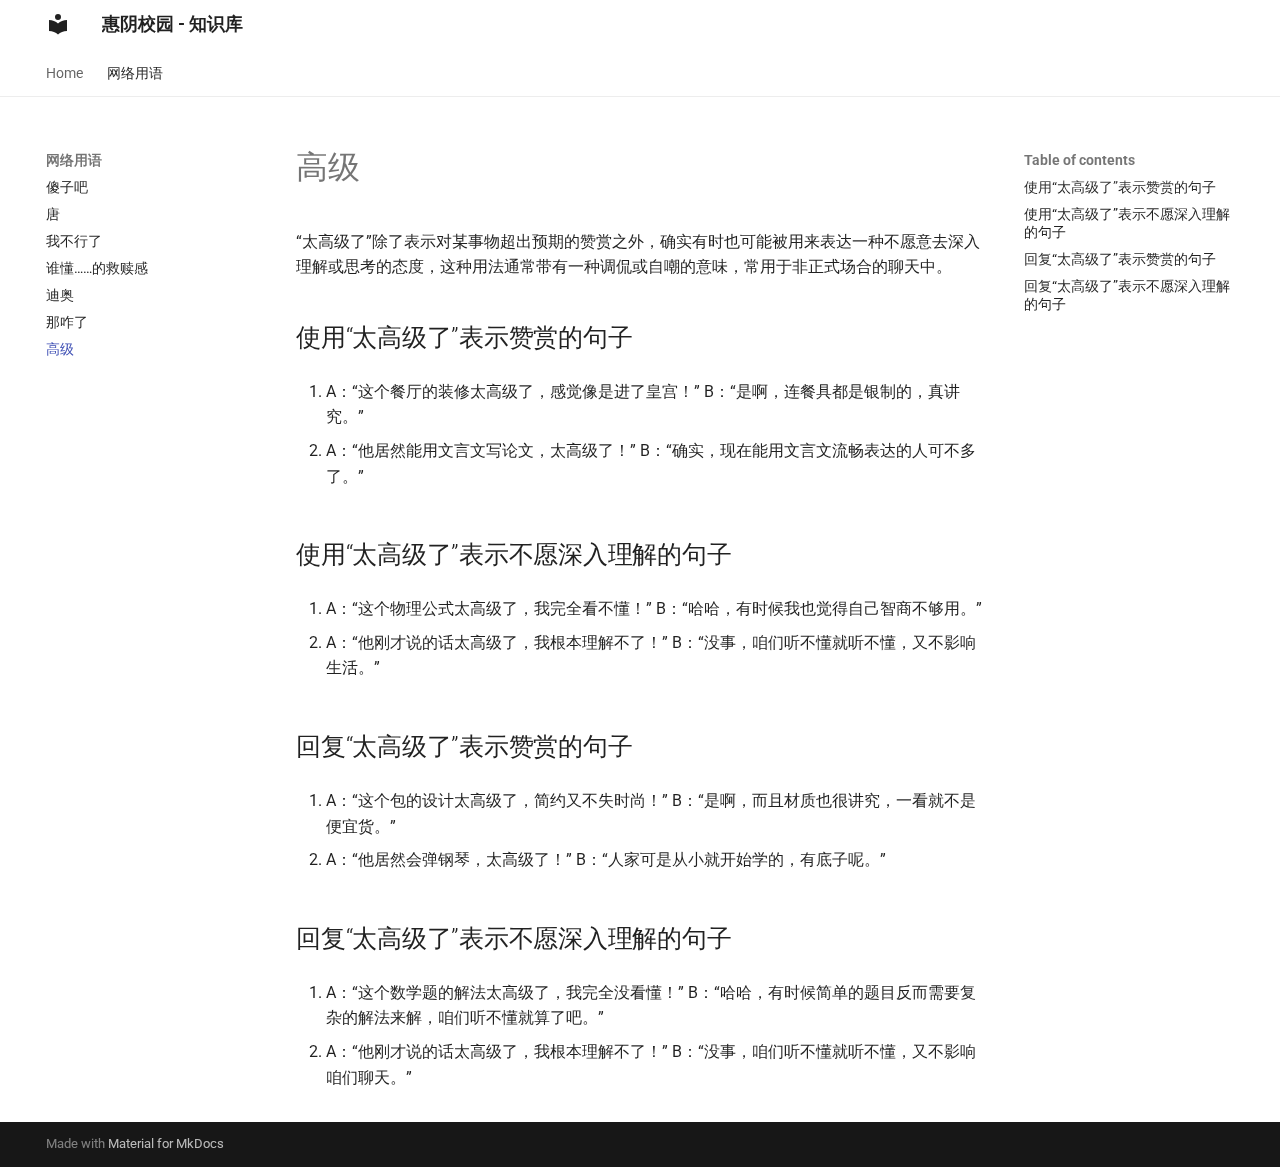
<file: 网络用语/高级/index.html>
<!doctype html>
<html lang="en" class="no-js">
  <head>
    
      <meta charset="utf-8">
      <meta name="viewport" content="width=device-width,initial-scale=1">
      
      
      
      
        <link rel="prev" href="../%E9%82%A3%E5%92%8B%E4%BA%86/">
      
      
      
      <link rel="icon" href="../../assets/images/favicon.png">
      <meta name="generator" content="mkdocs-1.5.3, mkdocs-material-9.5.17">
    
    
      
        <title>高级 - 惠阴校园 - 知识库</title>
      
    
    
      <link rel="stylesheet" href="../../assets/stylesheets/main.bcfcd587.min.css">
      
        
        <link rel="stylesheet" href="../../assets/stylesheets/palette.06af60db.min.css">
      
      


    
    
      
    
    
      
        
        
        <link rel="preconnect" href="https://fonts.gstatic.com" crossorigin>
        <link rel="stylesheet" href="https://fonts.googleapis.com/css?family=Roboto:300,300i,400,400i,700,700i%7CRoboto+Mono:400,400i,700,700i&display=fallback">
        <style>:root{--md-text-font:"Roboto";--md-code-font:"Roboto Mono"}</style>
      
    
    
      <link rel="stylesheet" href="../../style.css">
    
    <script>__md_scope=new URL("../..",location),__md_hash=e=>[...e].reduce((e,_)=>(e<<5)-e+_.charCodeAt(0),0),__md_get=(e,_=localStorage,t=__md_scope)=>JSON.parse(_.getItem(t.pathname+"."+e)),__md_set=(e,_,t=localStorage,a=__md_scope)=>{try{t.setItem(a.pathname+"."+e,JSON.stringify(_))}catch(e){}}</script>
    
      

    
    
    
  </head>
  
  
    
    
    
    
    
    <body dir="ltr" data-md-color-scheme="default" data-md-color-primary="white" data-md-color-accent="indigo">
  
    
    <input class="md-toggle" data-md-toggle="drawer" type="checkbox" id="__drawer" autocomplete="off">
    <input class="md-toggle" data-md-toggle="search" type="checkbox" id="__search" autocomplete="off">
    <label class="md-overlay" for="__drawer"></label>
    <div data-md-component="skip">
      
        
        <a href="#_1" class="md-skip">
          Skip to content
        </a>
      
    </div>
    <div data-md-component="announce">
      
    </div>
    
    
      

<header class="md-header" data-md-component="header">
  <nav class="md-header__inner md-grid" aria-label="Header">
    <a href="../.." title="惠阴校园 - 知识库" class="md-header__button md-logo" aria-label="惠阴校园 - 知识库" data-md-component="logo">
      
  
  <svg xmlns="http://www.w3.org/2000/svg" viewBox="0 0 24 24"><path d="M12 8a3 3 0 0 0 3-3 3 3 0 0 0-3-3 3 3 0 0 0-3 3 3 3 0 0 0 3 3m0 3.54C9.64 9.35 6.5 8 3 8v11c3.5 0 6.64 1.35 9 3.54 2.36-2.19 5.5-3.54 9-3.54V8c-3.5 0-6.64 1.35-9 3.54Z"/></svg>

    </a>
    <label class="md-header__button md-icon" for="__drawer">
      
      <svg xmlns="http://www.w3.org/2000/svg" viewBox="0 0 24 24"><path d="M3 6h18v2H3V6m0 5h18v2H3v-2m0 5h18v2H3v-2Z"/></svg>
    </label>
    <div class="md-header__title" data-md-component="header-title">
      <div class="md-header__ellipsis">
        <div class="md-header__topic">
          <span class="md-ellipsis">
            惠阴校园 - 知识库
          </span>
        </div>
        <div class="md-header__topic" data-md-component="header-topic">
          <span class="md-ellipsis">
            
              高级
            
          </span>
        </div>
      </div>
    </div>
    
      
    
    
    
    
      <label class="md-header__button md-icon" for="__search">
        
        <svg xmlns="http://www.w3.org/2000/svg" viewBox="0 0 24 24"><path d="M9.5 3A6.5 6.5 0 0 1 16 9.5c0 1.61-.59 3.09-1.56 4.23l.27.27h.79l5 5-1.5 1.5-5-5v-.79l-.27-.27A6.516 6.516 0 0 1 9.5 16 6.5 6.5 0 0 1 3 9.5 6.5 6.5 0 0 1 9.5 3m0 2C7 5 5 7 5 9.5S7 14 9.5 14 14 12 14 9.5 12 5 9.5 5Z"/></svg>
      </label>
      <div class="md-search" data-md-component="search" role="dialog">
  <label class="md-search__overlay" for="__search"></label>
  <div class="md-search__inner" role="search">
    <form class="md-search__form" name="search">
      <input type="text" class="md-search__input" name="query" aria-label="Search" placeholder="Search" autocapitalize="off" autocorrect="off" autocomplete="off" spellcheck="false" data-md-component="search-query" required>
      <label class="md-search__icon md-icon" for="__search">
        
        <svg xmlns="http://www.w3.org/2000/svg" viewBox="0 0 24 24"><path d="M9.5 3A6.5 6.5 0 0 1 16 9.5c0 1.61-.59 3.09-1.56 4.23l.27.27h.79l5 5-1.5 1.5-5-5v-.79l-.27-.27A6.516 6.516 0 0 1 9.5 16 6.5 6.5 0 0 1 3 9.5 6.5 6.5 0 0 1 9.5 3m0 2C7 5 5 7 5 9.5S7 14 9.5 14 14 12 14 9.5 12 5 9.5 5Z"/></svg>
        
        <svg xmlns="http://www.w3.org/2000/svg" viewBox="0 0 24 24"><path d="M20 11v2H8l5.5 5.5-1.42 1.42L4.16 12l7.92-7.92L13.5 5.5 8 11h12Z"/></svg>
      </label>
      <nav class="md-search__options" aria-label="Search">
        
        <button type="reset" class="md-search__icon md-icon" title="Clear" aria-label="Clear" tabindex="-1">
          
          <svg xmlns="http://www.w3.org/2000/svg" viewBox="0 0 24 24"><path d="M19 6.41 17.59 5 12 10.59 6.41 5 5 6.41 10.59 12 5 17.59 6.41 19 12 13.41 17.59 19 19 17.59 13.41 12 19 6.41Z"/></svg>
        </button>
      </nav>
      
    </form>
    <div class="md-search__output">
      <div class="md-search__scrollwrap" data-md-scrollfix>
        <div class="md-search-result" data-md-component="search-result">
          <div class="md-search-result__meta">
            Initializing search
          </div>
          <ol class="md-search-result__list" role="presentation"></ol>
        </div>
      </div>
    </div>
  </div>
</div>
    
    
  </nav>
  
</header>
    
    <div class="md-container" data-md-component="container">
      
      
        
          
            
<nav class="md-tabs" aria-label="Tabs" data-md-component="tabs">
  <div class="md-grid">
    <ul class="md-tabs__list">
      
        
  
  
  
    <li class="md-tabs__item">
      <a href="../.." class="md-tabs__link">
        
  
    
  
  Home

      </a>
    </li>
  

      
        
  
  
    
  
  
    
    
      <li class="md-tabs__item md-tabs__item--active">
        <a href="../%E5%82%BB%E5%AD%90%E5%90%A7/" class="md-tabs__link">
          
  
    
  
  网络用语

        </a>
      </li>
    
  

      
    </ul>
  </div>
</nav>
          
        
      
      <main class="md-main" data-md-component="main">
        <div class="md-main__inner md-grid">
          
            
              
              <div class="md-sidebar md-sidebar--primary" data-md-component="sidebar" data-md-type="navigation" >
                <div class="md-sidebar__scrollwrap">
                  <div class="md-sidebar__inner">
                    


  


<nav class="md-nav md-nav--primary md-nav--lifted" aria-label="Navigation" data-md-level="0">
  <label class="md-nav__title" for="__drawer">
    <a href="../.." title="惠阴校园 - 知识库" class="md-nav__button md-logo" aria-label="惠阴校园 - 知识库" data-md-component="logo">
      
  
  <svg xmlns="http://www.w3.org/2000/svg" viewBox="0 0 24 24"><path d="M12 8a3 3 0 0 0 3-3 3 3 0 0 0-3-3 3 3 0 0 0-3 3 3 3 0 0 0 3 3m0 3.54C9.64 9.35 6.5 8 3 8v11c3.5 0 6.64 1.35 9 3.54 2.36-2.19 5.5-3.54 9-3.54V8c-3.5 0-6.64 1.35-9 3.54Z"/></svg>

    </a>
    惠阴校园 - 知识库
  </label>
  
  <ul class="md-nav__list" data-md-scrollfix>
    
      
      
  
  
  
  
    <li class="md-nav__item">
      <a href="../.." class="md-nav__link">
        
  
  <span class="md-ellipsis">
    Home
  </span>
  

      </a>
    </li>
  

    
      
      
  
  
    
  
  
  
    
    
      
        
      
        
      
        
      
        
      
        
      
        
      
        
      
    
    
      
        
        
      
      
        
      
    
    
    <li class="md-nav__item md-nav__item--active md-nav__item--section md-nav__item--nested">
      
        
        
        <input class="md-nav__toggle md-toggle " type="checkbox" id="__nav_2" checked>
        
          
          <label class="md-nav__link" for="__nav_2" id="__nav_2_label" tabindex="">
            
  
  <span class="md-ellipsis">
    网络用语
  </span>
  

            <span class="md-nav__icon md-icon"></span>
          </label>
        
        <nav class="md-nav" data-md-level="1" aria-labelledby="__nav_2_label" aria-expanded="true">
          <label class="md-nav__title" for="__nav_2">
            <span class="md-nav__icon md-icon"></span>
            网络用语
          </label>
          <ul class="md-nav__list" data-md-scrollfix>
            
              
                
  
  
  
  
    <li class="md-nav__item">
      <a href="../%E5%82%BB%E5%AD%90%E5%90%A7/" class="md-nav__link">
        
  
  <span class="md-ellipsis">
    傻子吧
  </span>
  

      </a>
    </li>
  

              
            
              
                
  
  
  
  
    <li class="md-nav__item">
      <a href="../%E5%94%90/" class="md-nav__link">
        
  
  <span class="md-ellipsis">
    唐
  </span>
  

      </a>
    </li>
  

              
            
              
                
  
  
  
  
    <li class="md-nav__item">
      <a href="../%E6%88%91%E4%B8%8D%E8%A1%8C%E4%BA%86/" class="md-nav__link">
        
  
  <span class="md-ellipsis">
    我不行了
  </span>
  

      </a>
    </li>
  

              
            
              
                
  
  
  
  
    <li class="md-nav__item">
      <a href="../%E6%95%91%E8%B5%8E%E6%84%9F/" class="md-nav__link">
        
  
  <span class="md-ellipsis">
    谁懂……的救赎感
  </span>
  

      </a>
    </li>
  

              
            
              
                
  
  
  
  
    <li class="md-nav__item">
      <a href="../%E8%BF%AA%E5%A5%A5/" class="md-nav__link">
        
  
  <span class="md-ellipsis">
    迪奥
  </span>
  

      </a>
    </li>
  

              
            
              
                
  
  
  
  
    <li class="md-nav__item">
      <a href="../%E9%82%A3%E5%92%8B%E4%BA%86/" class="md-nav__link">
        
  
  <span class="md-ellipsis">
    那咋了
  </span>
  

      </a>
    </li>
  

              
            
              
                
  
  
    
  
  
  
    <li class="md-nav__item md-nav__item--active">
      
      <input class="md-nav__toggle md-toggle" type="checkbox" id="__toc">
      
      
        
      
      
        <label class="md-nav__link md-nav__link--active" for="__toc">
          
  
  <span class="md-ellipsis">
    高级
  </span>
  

          <span class="md-nav__icon md-icon"></span>
        </label>
      
      <a href="./" class="md-nav__link md-nav__link--active">
        
  
  <span class="md-ellipsis">
    高级
  </span>
  

      </a>
      
        

<nav class="md-nav md-nav--secondary" aria-label="Table of contents">
  
  
  
    
  
  
    <label class="md-nav__title" for="__toc">
      <span class="md-nav__icon md-icon"></span>
      Table of contents
    </label>
    <ul class="md-nav__list" data-md-component="toc" data-md-scrollfix>
      
        <li class="md-nav__item">
  <a href="#_2" class="md-nav__link">
    <span class="md-ellipsis">
      使用“太高级了”表示赞赏的句子
    </span>
  </a>
  
</li>
      
        <li class="md-nav__item">
  <a href="#_3" class="md-nav__link">
    <span class="md-ellipsis">
      使用“太高级了”表示不愿深入理解的句子
    </span>
  </a>
  
</li>
      
        <li class="md-nav__item">
  <a href="#_4" class="md-nav__link">
    <span class="md-ellipsis">
      回复“太高级了”表示赞赏的句子
    </span>
  </a>
  
</li>
      
        <li class="md-nav__item">
  <a href="#_5" class="md-nav__link">
    <span class="md-ellipsis">
      回复“太高级了”表示不愿深入理解的句子
    </span>
  </a>
  
</li>
      
    </ul>
  
</nav>
      
    </li>
  

              
            
          </ul>
        </nav>
      
    </li>
  

    
  </ul>
</nav>
                  </div>
                </div>
              </div>
            
            
              
              <div class="md-sidebar md-sidebar--secondary" data-md-component="sidebar" data-md-type="toc" >
                <div class="md-sidebar__scrollwrap">
                  <div class="md-sidebar__inner">
                    

<nav class="md-nav md-nav--secondary" aria-label="Table of contents">
  
  
  
    
  
  
    <label class="md-nav__title" for="__toc">
      <span class="md-nav__icon md-icon"></span>
      Table of contents
    </label>
    <ul class="md-nav__list" data-md-component="toc" data-md-scrollfix>
      
        <li class="md-nav__item">
  <a href="#_2" class="md-nav__link">
    <span class="md-ellipsis">
      使用“太高级了”表示赞赏的句子
    </span>
  </a>
  
</li>
      
        <li class="md-nav__item">
  <a href="#_3" class="md-nav__link">
    <span class="md-ellipsis">
      使用“太高级了”表示不愿深入理解的句子
    </span>
  </a>
  
</li>
      
        <li class="md-nav__item">
  <a href="#_4" class="md-nav__link">
    <span class="md-ellipsis">
      回复“太高级了”表示赞赏的句子
    </span>
  </a>
  
</li>
      
        <li class="md-nav__item">
  <a href="#_5" class="md-nav__link">
    <span class="md-ellipsis">
      回复“太高级了”表示不愿深入理解的句子
    </span>
  </a>
  
</li>
      
    </ul>
  
</nav>
                  </div>
                </div>
              </div>
            
          
          
            <div class="md-content" data-md-component="content">
              <article class="md-content__inner md-typeset">
                
                  


<h1 id="_1">高级</h1>
<p>“太高级了”除了表示对某事物超出预期的赞赏之外，确实有时也可能被用来表达一种不愿意去深入理解或思考的态度，这种用法通常带有一种调侃或自嘲的意味，常用于非正式场合的聊天中。</p>
<h2 id="_2">使用“太高级了”表示赞赏的句子</h2>
<ol>
<li>
<p>A：“这个餐厅的装修太高级了，感觉像是进了皇宫！”
   B：“是啊，连餐具都是银制的，真讲究。”</p>
</li>
<li>
<p>A：“他居然能用文言文写论文，太高级了！”
   B：“确实，现在能用文言文流畅表达的人可不多了。”</p>
</li>
</ol>
<h2 id="_3">使用“太高级了”表示不愿深入理解的句子</h2>
<ol>
<li>
<p>A：“这个物理公式太高级了，我完全看不懂！”
   B：“哈哈，有时候我也觉得自己智商不够用。”</p>
</li>
<li>
<p>A：“他刚才说的话太高级了，我根本理解不了！”
   B：“没事，咱们听不懂就听不懂，又不影响生活。”</p>
</li>
</ol>
<h2 id="_4">回复“太高级了”表示赞赏的句子</h2>
<ol>
<li>
<p>A：“这个包的设计太高级了，简约又不失时尚！”
   B：“是啊，而且材质也很讲究，一看就不是便宜货。”</p>
</li>
<li>
<p>A：“他居然会弹钢琴，太高级了！”
   B：“人家可是从小就开始学的，有底子呢。”</p>
</li>
</ol>
<h2 id="_5">回复“太高级了”表示不愿深入理解的句子</h2>
<ol>
<li>
<p>A：“这个数学题的解法太高级了，我完全没看懂！”
   B：“哈哈，有时候简单的题目反而需要复杂的解法来解，咱们听不懂就算了吧。”</p>
</li>
<li>
<p>A：“他刚才说的话太高级了，我根本理解不了！”
   B：“没事，咱们听不懂就听不懂，又不影响咱们聊天。”</p>
</li>
</ol>












                
              </article>
            </div>
          
          
<script>var target=document.getElementById(location.hash.slice(1));target&&target.name&&(target.checked=target.name.startsWith("__tabbed_"))</script>
        </div>
        
      </main>
      
        <footer class="md-footer">
  
  <div class="md-footer-meta md-typeset">
    <div class="md-footer-meta__inner md-grid">
      <div class="md-copyright">
  
  
    Made with
    <a href="https://squidfunk.github.io/mkdocs-material/" target="_blank" rel="noopener">
      Material for MkDocs
    </a>
  
</div>
      
    </div>
  </div>
</footer>
      
    </div>
    <div class="md-dialog" data-md-component="dialog">
      <div class="md-dialog__inner md-typeset"></div>
    </div>
    
    
    <script id="__config" type="application/json">{"base": "../..", "features": ["content.code.copy", "content.code.annotate", "navigation.instant", "navigation.tracking", "navigation.tabs", "navigation.sections", "navigation.expand", "navigation.indexes"], "search": "../../assets/javascripts/workers/search.b8dbb3d2.min.js", "translations": {"clipboard.copied": "Copied to clipboard", "clipboard.copy": "Copy to clipboard", "search.result.more.one": "1 more on this page", "search.result.more.other": "# more on this page", "search.result.none": "No matching documents", "search.result.one": "1 matching document", "search.result.other": "# matching documents", "search.result.placeholder": "Type to start searching", "search.result.term.missing": "Missing", "select.version": "Select version"}}</script>
    
    
      <script src="../../assets/javascripts/bundle.1e8ae164.min.js"></script>
      
    
  </body>
</html>
</file>
<file: style.css>
.md-search{
    display: none;
}
</file>
<file: assets/stylesheets/main.bcfcd587.min.css>
@charset "UTF-8";html{-webkit-text-size-adjust:none;-moz-text-size-adjust:none;text-size-adjust:none;box-sizing:border-box}*,:after,:before{box-sizing:inherit}@media (prefers-reduced-motion){*,:after,:before{transition:none!important}}body{margin:0}a,button,input,label{-webkit-tap-highlight-color:transparent}a{color:inherit;text-decoration:none}hr{border:0;box-sizing:initial;display:block;height:.05rem;overflow:visible;padding:0}small{font-size:80%}sub,sup{line-height:1em}img{border-style:none}table{border-collapse:initial;border-spacing:0}td,th{font-weight:400;vertical-align:top}button{background:#0000;border:0;font-family:inherit;font-size:inherit;margin:0;padding:0}input{border:0;outline:none}:root{--md-primary-fg-color:#4051b5;--md-primary-fg-color--light:#5d6cc0;--md-primary-fg-color--dark:#303fa1;--md-primary-bg-color:#fff;--md-primary-bg-color--light:#ffffffb3;--md-accent-fg-color:#526cfe;--md-accent-fg-color--transparent:#526cfe1a;--md-accent-bg-color:#fff;--md-accent-bg-color--light:#ffffffb3}[data-md-color-scheme=default]{color-scheme:light}[data-md-color-scheme=default] img[src$="#gh-dark-mode-only"],[data-md-color-scheme=default] img[src$="#only-dark"]{display:none}:root,[data-md-color-scheme=default]{--md-hue:225deg;--md-default-fg-color:#000000de;--md-default-fg-color--light:#0000008a;--md-default-fg-color--lighter:#00000052;--md-default-fg-color--lightest:#00000012;--md-default-bg-color:#fff;--md-default-bg-color--light:#ffffffb3;--md-default-bg-color--lighter:#ffffff4d;--md-default-bg-color--lightest:#ffffff1f;--md-code-fg-color:#36464e;--md-code-bg-color:#f5f5f5;--md-code-hl-color:#4287ff;--md-code-hl-color--light:#4287ff1a;--md-code-hl-number-color:#d52a2a;--md-code-hl-special-color:#db1457;--md-code-hl-function-color:#a846b9;--md-code-hl-constant-color:#6e59d9;--md-code-hl-keyword-color:#3f6ec6;--md-code-hl-string-color:#1c7d4d;--md-code-hl-name-color:var(--md-code-fg-color);--md-code-hl-operator-color:var(--md-default-fg-color--light);--md-code-hl-punctuation-color:var(--md-default-fg-color--light);--md-code-hl-comment-color:var(--md-default-fg-color--light);--md-code-hl-generic-color:var(--md-default-fg-color--light);--md-code-hl-variable-color:var(--md-default-fg-color--light);--md-typeset-color:var(--md-default-fg-color);--md-typeset-a-color:var(--md-primary-fg-color);--md-typeset-del-color:#f5503d26;--md-typeset-ins-color:#0bd57026;--md-typeset-kbd-color:#fafafa;--md-typeset-kbd-accent-color:#fff;--md-typeset-kbd-border-color:#b8b8b8;--md-typeset-mark-color:#ffff0080;--md-typeset-table-color:#0000001f;--md-typeset-table-color--light:rgba(0,0,0,.035);--md-admonition-fg-color:var(--md-default-fg-color);--md-admonition-bg-color:var(--md-default-bg-color);--md-warning-fg-color:#000000de;--md-warning-bg-color:#ff9;--md-footer-fg-color:#fff;--md-footer-fg-color--light:#ffffffb3;--md-footer-fg-color--lighter:#ffffff73;--md-footer-bg-color:#000000de;--md-footer-bg-color--dark:#00000052;--md-shadow-z1:0 0.2rem 0.5rem #0000000d,0 0 0.05rem #0000001a;--md-shadow-z2:0 0.2rem 0.5rem #0000001a,0 0 0.05rem #00000040;--md-shadow-z3:0 0.2rem 0.5rem #0003,0 0 0.05rem #00000059}.md-icon svg{fill:currentcolor;display:block;height:1.2rem;width:1.2rem}body{-webkit-font-smoothing:antialiased;-moz-osx-font-smoothing:grayscale;--md-text-font-family:var(--md-text-font,_),-apple-system,BlinkMacSystemFont,Helvetica,Arial,sans-serif;--md-code-font-family:var(--md-code-font,_),SFMono-Regular,Consolas,Menlo,monospace}aside,body,input{font-feature-settings:"kern","liga";color:var(--md-typeset-color);font-family:var(--md-text-font-family)}code,kbd,pre{font-feature-settings:"kern";font-family:var(--md-code-font-family)}:root{--md-typeset-table-sort-icon:url('data:image/svg+xml;charset=utf-8,<svg xmlns="http://www.w3.org/2000/svg" viewBox="0 0 24 24"><path d="m18 21-4-4h3V7h-3l4-4 4 4h-3v10h3M2 19v-2h10v2M2 13v-2h7v2M2 7V5h4v2H2Z"/></svg>');--md-typeset-table-sort-icon--asc:url('data:image/svg+xml;charset=utf-8,<svg xmlns="http://www.w3.org/2000/svg" viewBox="0 0 24 24"><path d="M19 17h3l-4 4-4-4h3V3h2M2 17h10v2H2M6 5v2H2V5m0 6h7v2H2v-2Z"/></svg>');--md-typeset-table-sort-icon--desc:url('data:image/svg+xml;charset=utf-8,<svg xmlns="http://www.w3.org/2000/svg" viewBox="0 0 24 24"><path d="M19 7h3l-4-4-4 4h3v14h2M2 17h10v2H2M6 5v2H2V5m0 6h7v2H2v-2Z"/></svg>')}.md-typeset{-webkit-print-color-adjust:exact;color-adjust:exact;font-size:.8rem;line-height:1.6}@media print{.md-typeset{font-size:.68rem}}.md-typeset blockquote,.md-typeset dl,.md-typeset figure,.md-typeset ol,.md-typeset pre,.md-typeset ul{margin-bottom:1em;margin-top:1em}.md-typeset h1{color:var(--md-default-fg-color--light);font-size:2em;line-height:1.3;margin:0 0 1.25em}.md-typeset h1,.md-typeset h2{font-weight:300;letter-spacing:-.01em}.md-typeset h2{font-size:1.5625em;line-height:1.4;margin:1.6em 0 .64em}.md-typeset h3{font-size:1.25em;font-weight:400;letter-spacing:-.01em;line-height:1.5;margin:1.6em 0 .8em}.md-typeset h2+h3{margin-top:.8em}.md-typeset h4{font-weight:700;letter-spacing:-.01em;margin:1em 0}.md-typeset h5,.md-typeset h6{color:var(--md-default-fg-color--light);font-size:.8em;font-weight:700;letter-spacing:-.01em;margin:1.25em 0}.md-typeset h5{text-transform:uppercase}.md-typeset hr{border-bottom:.05rem solid var(--md-default-fg-color--lightest);display:flow-root;margin:1.5em 0}.md-typeset a{color:var(--md-typeset-a-color);word-break:break-word}.md-typeset a,.md-typeset a:before{transition:color 125ms}.md-typeset a:focus,.md-typeset a:hover{color:var(--md-accent-fg-color)}.md-typeset a:focus code,.md-typeset a:hover code{background-color:var(--md-accent-fg-color--transparent)}.md-typeset a code{color:currentcolor;transition:background-color 125ms}.md-typeset a.focus-visible{outline-color:var(--md-accent-fg-color);outline-offset:.2rem}.md-typeset code,.md-typeset kbd,.md-typeset pre{color:var(--md-code-fg-color);direction:ltr;font-variant-ligatures:none}@media print{.md-typeset code,.md-typeset kbd,.md-typeset pre{white-space:pre-wrap}}.md-typeset code{background-color:var(--md-code-bg-color);border-radius:.1rem;-webkit-box-decoration-break:clone;box-decoration-break:clone;font-size:.85em;padding:0 .2941176471em;word-break:break-word}.md-typeset code:not(.focus-visible){-webkit-tap-highlight-color:transparent;outline:none}.md-typeset pre{display:flow-root;line-height:1.4;position:relative}.md-typeset pre>code{-webkit-box-decoration-break:slice;box-decoration-break:slice;box-shadow:none;display:block;margin:0;outline-color:var(--md-accent-fg-color);overflow:auto;padding:.7720588235em 1.1764705882em;scrollbar-color:var(--md-default-fg-color--lighter) #0000;scrollbar-width:thin;touch-action:auto;word-break:normal}.md-typeset pre>code:hover{scrollbar-color:var(--md-accent-fg-color) #0000}.md-typeset pre>code::-webkit-scrollbar{height:.2rem;width:.2rem}.md-typeset pre>code::-webkit-scrollbar-thumb{background-color:var(--md-default-fg-color--lighter)}.md-typeset pre>code::-webkit-scrollbar-thumb:hover{background-color:var(--md-accent-fg-color)}.md-typeset kbd{background-color:var(--md-typeset-kbd-color);border-radius:.1rem;box-shadow:0 .1rem 0 .05rem var(--md-typeset-kbd-border-color),0 .1rem 0 var(--md-typeset-kbd-border-color),0 -.1rem .2rem var(--md-typeset-kbd-accent-color) inset;color:var(--md-default-fg-color);display:inline-block;font-size:.75em;padding:0 .6666666667em;vertical-align:text-top;word-break:break-word}.md-typeset mark{background-color:var(--md-typeset-mark-color);-webkit-box-decoration-break:clone;box-decoration-break:clone;color:inherit;word-break:break-word}.md-typeset abbr{border-bottom:.05rem dotted var(--md-default-fg-color--light);cursor:help;text-decoration:none}.md-typeset small{opacity:.75}[dir=ltr] .md-typeset sub,[dir=ltr] .md-typeset sup{margin-left:.078125em}[dir=rtl] .md-typeset sub,[dir=rtl] .md-typeset sup{margin-right:.078125em}[dir=ltr] .md-typeset blockquote{padding-left:.6rem}[dir=rtl] .md-typeset blockquote{padding-right:.6rem}[dir=ltr] .md-typeset blockquote{border-left:.2rem solid var(--md-default-fg-color--lighter)}[dir=rtl] .md-typeset blockquote{border-right:.2rem solid var(--md-default-fg-color--lighter)}.md-typeset blockquote{color:var(--md-default-fg-color--light);margin-left:0;margin-right:0}.md-typeset ul{list-style-type:disc}[dir=ltr] .md-typeset ol,[dir=ltr] .md-typeset ul{margin-left:.625em}[dir=rtl] .md-typeset ol,[dir=rtl] .md-typeset ul{margin-right:.625em}.md-typeset ol,.md-typeset ul{padding:0}.md-typeset ol:not([hidden]),.md-typeset ul:not([hidden]){display:flow-root}.md-typeset ol ol,.md-typeset ul ol{list-style-type:lower-alpha}.md-typeset ol ol ol,.md-typeset ul ol ol{list-style-type:lower-roman}[dir=ltr] .md-typeset ol li,[dir=ltr] .md-typeset ul li{margin-left:1.25em}[dir=rtl] .md-typeset ol li,[dir=rtl] .md-typeset ul li{margin-right:1.25em}.md-typeset ol li,.md-typeset ul li{margin-bottom:.5em}.md-typeset ol li blockquote,.md-typeset ol li p,.md-typeset ul li blockquote,.md-typeset ul li p{margin:.5em 0}.md-typeset ol li:last-child,.md-typeset ul li:last-child{margin-bottom:0}[dir=ltr] .md-typeset ol li ol,[dir=ltr] .md-typeset ol li ul,[dir=ltr] .md-typeset ul li ol,[dir=ltr] .md-typeset ul li ul{margin-left:.625em}[dir=rtl] .md-typeset ol li ol,[dir=rtl] .md-typeset ol li ul,[dir=rtl] .md-typeset ul li ol,[dir=rtl] .md-typeset ul li ul{margin-right:.625em}.md-typeset ol li ol,.md-typeset ol li ul,.md-typeset ul li ol,.md-typeset ul li ul{margin-bottom:.5em;margin-top:.5em}[dir=ltr] .md-typeset dd{margin-left:1.875em}[dir=rtl] .md-typeset dd{margin-right:1.875em}.md-typeset dd{margin-bottom:1.5em;margin-top:1em}.md-typeset img,.md-typeset svg,.md-typeset video{height:auto;max-width:100%}.md-typeset img[align=left]{margin:1em 1em 1em 0}.md-typeset img[align=right]{margin:1em 0 1em 1em}.md-typeset img[align]:only-child{margin-top:0}.md-typeset figure{display:flow-root;margin:1em auto;max-width:100%;text-align:center;width:-moz-fit-content;width:fit-content}.md-typeset figure img{display:block;margin:0 auto}.md-typeset figcaption{font-style:italic;margin:1em auto;max-width:24rem}.md-typeset iframe{max-width:100%}.md-typeset table:not([class]){background-color:var(--md-default-bg-color);border:.05rem solid var(--md-typeset-table-color);border-radius:.1rem;display:inline-block;font-size:.64rem;max-width:100%;overflow:auto;touch-action:auto}@media print{.md-typeset table:not([class]){display:table}}.md-typeset table:not([class])+*{margin-top:1.5em}.md-typeset table:not([class]) td>:first-child,.md-typeset table:not([class]) th>:first-child{margin-top:0}.md-typeset table:not([class]) td>:last-child,.md-typeset table:not([class]) th>:last-child{margin-bottom:0}.md-typeset table:not([class]) td:not([align]),.md-typeset table:not([class]) th:not([align]){text-align:left}[dir=rtl] .md-typeset table:not([class]) td:not([align]),[dir=rtl] .md-typeset table:not([class]) th:not([align]){text-align:right}.md-typeset table:not([class]) th{font-weight:700;min-width:5rem;padding:.9375em 1.25em;vertical-align:top}.md-typeset table:not([class]) td{border-top:.05rem solid var(--md-typeset-table-color);padding:.9375em 1.25em;vertical-align:top}.md-typeset table:not([class]) tbody tr{transition:background-color 125ms}.md-typeset table:not([class]) tbody tr:hover{background-color:var(--md-typeset-table-color--light);box-shadow:0 .05rem 0 var(--md-default-bg-color) inset}.md-typeset table:not([class]) a{word-break:normal}.md-typeset table th[role=columnheader]{cursor:pointer}[dir=ltr] .md-typeset table th[role=columnheader]:after{margin-left:.5em}[dir=rtl] .md-typeset table th[role=columnheader]:after{margin-right:.5em}.md-typeset table th[role=columnheader]:after{content:"";display:inline-block;height:1.2em;-webkit-mask-image:var(--md-typeset-table-sort-icon);mask-image:var(--md-typeset-table-sort-icon);-webkit-mask-repeat:no-repeat;mask-repeat:no-repeat;-webkit-mask-size:contain;mask-size:contain;transition:background-color 125ms;vertical-align:text-bottom;width:1.2em}.md-typeset table th[role=columnheader]:hover:after{background-color:var(--md-default-fg-color--lighter)}.md-typeset table th[role=columnheader][aria-sort=ascending]:after{background-color:var(--md-default-fg-color--light);-webkit-mask-image:var(--md-typeset-table-sort-icon--asc);mask-image:var(--md-typeset-table-sort-icon--asc)}.md-typeset table th[role=columnheader][aria-sort=descending]:after{background-color:var(--md-default-fg-color--light);-webkit-mask-image:var(--md-typeset-table-sort-icon--desc);mask-image:var(--md-typeset-table-sort-icon--desc)}.md-typeset__scrollwrap{margin:1em -.8rem;overflow-x:auto;touch-action:auto}.md-typeset__table{display:inline-block;margin-bottom:.5em;padding:0 .8rem}@media print{.md-typeset__table{display:block}}html .md-typeset__table table{display:table;margin:0;overflow:hidden;width:100%}@media screen and (max-width:44.984375em){.md-content__inner>pre{margin:1em -.8rem}.md-content__inner>pre code{border-radius:0}}.md-typeset .md-author{border-radius:100%;display:block;flex-shrink:0;height:1.6rem;overflow:hidden;position:relative;transition:color 125ms,transform 125ms;width:1.6rem}.md-typeset .md-author img{display:block}.md-typeset .md-author--more{background:var(--md-default-fg-color--lightest);color:var(--md-default-fg-color--lighter);font-size:.6rem;font-weight:700;line-height:1.6rem;text-align:center}.md-typeset .md-author--long{height:2.4rem;width:2.4rem}.md-typeset a.md-author{transform:scale(1)}.md-typeset a.md-author img{filter:grayscale(100%) opacity(75%);transition:filter 125ms}.md-typeset a.md-author:focus,.md-typeset a.md-author:hover{transform:scale(1.1);z-index:1}.md-typeset a.md-author:focus img,.md-typeset a.md-author:hover img{filter:grayscale(0)}.md-banner{background-color:var(--md-footer-bg-color);color:var(--md-footer-fg-color);overflow:auto}@media print{.md-banner{display:none}}.md-banner--warning{background-color:var(--md-warning-bg-color);color:var(--md-warning-fg-color)}.md-banner__inner{font-size:.7rem;margin:.6rem auto;padding:0 .8rem}[dir=ltr] .md-banner__button{float:right}[dir=rtl] .md-banner__button{float:left}.md-banner__button{color:inherit;cursor:pointer;transition:opacity .25s}.no-js .md-banner__button{display:none}.md-banner__button:hover{opacity:.7}html{font-size:125%;height:100%;overflow-x:hidden}@media screen and (min-width:100em){html{font-size:137.5%}}@media screen and (min-width:125em){html{font-size:150%}}body{background-color:var(--md-default-bg-color);display:flex;flex-direction:column;font-size:.5rem;min-height:100%;position:relative;width:100%}@media print{body{display:block}}@media screen and (max-width:59.984375em){body[data-md-scrolllock]{position:fixed}}.md-grid{margin-left:auto;margin-right:auto;max-width:61rem}.md-container{display:flex;flex-direction:column;flex-grow:1}@media print{.md-container{display:block}}.md-main{flex-grow:1}.md-main__inner{display:flex;height:100%;margin-top:1.5rem}.md-ellipsis{overflow:hidden;text-overflow:ellipsis}.md-toggle{display:none}.md-option{height:0;opacity:0;position:absolute;width:0}.md-option:checked+label:not([hidden]){display:block}.md-option.focus-visible+label{outline-color:var(--md-accent-fg-color);outline-style:auto}.md-skip{background-color:var(--md-default-fg-color);border-radius:.1rem;color:var(--md-default-bg-color);font-size:.64rem;margin:.5rem;opacity:0;outline-color:var(--md-accent-fg-color);padding:.3rem .5rem;position:fixed;transform:translateY(.4rem);z-index:-1}.md-skip:focus{opacity:1;transform:translateY(0);transition:transform .25s cubic-bezier(.4,0,.2,1),opacity 175ms 75ms;z-index:10}@page{margin:25mm}:root{--md-clipboard-icon:url('data:image/svg+xml;charset=utf-8,<svg xmlns="http://www.w3.org/2000/svg" viewBox="0 0 24 24"><path d="M19 21H8V7h11m0-2H8a2 2 0 0 0-2 2v14a2 2 0 0 0 2 2h11a2 2 0 0 0 2-2V7a2 2 0 0 0-2-2m-3-4H4a2 2 0 0 0-2 2v14h2V3h12V1Z"/></svg>')}.md-clipboard{border-radius:.1rem;color:var(--md-default-fg-color--lightest);cursor:pointer;height:1.5em;outline-color:var(--md-accent-fg-color);outline-offset:.1rem;position:absolute;right:.5em;top:.5em;transition:color .25s;width:1.5em;z-index:1}@media print{.md-clipboard{display:none}}.md-clipboard:not(.focus-visible){-webkit-tap-highlight-color:transparent;outline:none}:hover>.md-clipboard{color:var(--md-default-fg-color--light)}.md-clipboard:focus,.md-clipboard:hover{color:var(--md-accent-fg-color)}.md-clipboard:after{background-color:currentcolor;content:"";display:block;height:1.125em;margin:0 auto;-webkit-mask-image:var(--md-clipboard-icon);mask-image:var(--md-clipboard-icon);-webkit-mask-position:center;mask-position:center;-webkit-mask-repeat:no-repeat;mask-repeat:no-repeat;-webkit-mask-size:contain;mask-size:contain;width:1.125em}.md-clipboard--inline{cursor:pointer}.md-clipboard--inline code{transition:color .25s,background-color .25s}.md-clipboard--inline:focus code,.md-clipboard--inline:hover code{background-color:var(--md-accent-fg-color--transparent);color:var(--md-accent-fg-color)}@keyframes consent{0%{opacity:0;transform:translateY(100%)}to{opacity:1;transform:translateY(0)}}@keyframes overlay{0%{opacity:0}to{opacity:1}}.md-consent__overlay{animation:overlay .25s both;-webkit-backdrop-filter:blur(.1rem);backdrop-filter:blur(.1rem);background-color:#0000008a;height:100%;opacity:1;position:fixed;top:0;width:100%;z-index:5}.md-consent__inner{animation:consent .5s cubic-bezier(.1,.7,.1,1) both;background-color:var(--md-default-bg-color);border:0;border-radius:.1rem;bottom:0;box-shadow:0 0 .2rem #0000001a,0 .2rem .4rem #0003;max-height:100%;overflow:auto;padding:0;position:fixed;width:100%;z-index:5}.md-consent__form{padding:.8rem}.md-consent__settings{display:none;margin:1em 0}input:checked+.md-consent__settings{display:block}.md-consent__controls{margin-bottom:.8rem}.md-typeset .md-consent__controls .md-button{display:inline}@media screen and (max-width:44.984375em){.md-typeset .md-consent__controls .md-button{display:block;margin-top:.4rem;text-align:center;width:100%}}.md-consent label{cursor:pointer}.md-content{flex-grow:1;min-width:0}.md-content__inner{margin:0 .8rem 1.2rem;padding-top:.6rem}@media screen and (min-width:76.25em){[dir=ltr] .md-sidebar--primary:not([hidden])~.md-content>.md-content__inner{margin-left:1.2rem}[dir=ltr] .md-sidebar--secondary:not([hidden])~.md-content>.md-content__inner,[dir=rtl] .md-sidebar--primary:not([hidden])~.md-content>.md-content__inner{margin-right:1.2rem}[dir=rtl] .md-sidebar--secondary:not([hidden])~.md-content>.md-content__inner{margin-left:1.2rem}}.md-content__inner:before{content:"";display:block;height:.4rem}.md-content__inner>:last-child{margin-bottom:0}[dir=ltr] .md-content__button{float:right}[dir=rtl] .md-content__button{float:left}[dir=ltr] .md-content__button{margin-left:.4rem}[dir=rtl] .md-content__button{margin-right:.4rem}.md-content__button{margin:.4rem 0;padding:0}@media print{.md-content__button{display:none}}.md-typeset .md-content__button{color:var(--md-default-fg-color--lighter)}.md-content__button svg{display:inline;vertical-align:top}[dir=rtl] .md-content__button svg{transform:scaleX(-1)}[dir=ltr] .md-dialog{right:.8rem}[dir=rtl] .md-dialog{left:.8rem}.md-dialog{background-color:var(--md-default-fg-color);border-radius:.1rem;bottom:.8rem;box-shadow:var(--md-shadow-z3);min-width:11.1rem;opacity:0;padding:.4rem .6rem;pointer-events:none;position:fixed;transform:translateY(100%);transition:transform 0ms .4s,opacity .4s;z-index:4}@media print{.md-dialog{display:none}}.md-dialog--active{opacity:1;pointer-events:auto;transform:translateY(0);transition:transform .4s cubic-bezier(.075,.85,.175,1),opacity .4s}.md-dialog__inner{color:var(--md-default-bg-color);font-size:.7rem}.md-feedback{margin:2em 0 1em;text-align:center}.md-feedback fieldset{border:none;margin:0;padding:0}.md-feedback__title{font-weight:700;margin:1em auto}.md-feedback__inner{position:relative}.md-feedback__list{display:flex;flex-wrap:wrap;place-content:baseline center;position:relative}.md-feedback__list:hover .md-icon:not(:disabled){color:var(--md-default-fg-color--lighter)}:disabled .md-feedback__list{min-height:1.8rem}.md-feedback__icon{color:var(--md-default-fg-color--light);cursor:pointer;flex-shrink:0;margin:0 .1rem;transition:color 125ms}.md-feedback__icon:not(:disabled).md-icon:hover{color:var(--md-accent-fg-color)}.md-feedback__icon:disabled{color:var(--md-default-fg-color--lightest);pointer-events:none}.md-feedback__note{opacity:0;position:relative;transform:translateY(.4rem);transition:transform .4s cubic-bezier(.1,.7,.1,1),opacity .15s}.md-feedback__note>*{margin:0 auto;max-width:16rem}:disabled .md-feedback__note{opacity:1;transform:translateY(0)}.md-footer{background-color:var(--md-footer-bg-color);color:var(--md-footer-fg-color)}@media print{.md-footer{display:none}}.md-footer__inner{justify-content:space-between;overflow:auto;padding:.2rem}.md-footer__inner:not([hidden]){display:flex}.md-footer__link{align-items:end;display:flex;flex-grow:0.01;margin-bottom:.4rem;margin-top:1rem;max-width:100%;outline-color:var(--md-accent-fg-color);overflow:hidden;transition:opacity .25s}.md-footer__link:focus,.md-footer__link:hover{opacity:.7}[dir=rtl] .md-footer__link svg{transform:scaleX(-1)}@media screen and (max-width:44.984375em){.md-footer__link--prev{flex-shrink:0}.md-footer__link--prev .md-footer__title{display:none}}[dir=ltr] .md-footer__link--next{margin-left:auto}[dir=rtl] .md-footer__link--next{margin-right:auto}.md-footer__link--next{text-align:right}[dir=rtl] .md-footer__link--next{text-align:left}.md-footer__title{flex-grow:1;font-size:.9rem;margin-bottom:.7rem;max-width:calc(100% - 2.4rem);padding:0 1rem;white-space:nowrap}.md-footer__button{margin:.2rem;padding:.4rem}.md-footer__direction{font-size:.64rem;opacity:.7}.md-footer-meta{background-color:var(--md-footer-bg-color--dark)}.md-footer-meta__inner{display:flex;flex-wrap:wrap;justify-content:space-between;padding:.2rem}html .md-footer-meta.md-typeset a{color:var(--md-footer-fg-color--light)}html .md-footer-meta.md-typeset a:focus,html .md-footer-meta.md-typeset a:hover{color:var(--md-footer-fg-color)}.md-copyright{color:var(--md-footer-fg-color--lighter);font-size:.64rem;margin:auto .6rem;padding:.4rem 0;width:100%}@media screen and (min-width:45em){.md-copyright{width:auto}}.md-copyright__highlight{color:var(--md-footer-fg-color--light)}.md-social{display:inline-flex;gap:.2rem;margin:0 .4rem;padding:.2rem 0 .6rem}@media screen and (min-width:45em){.md-social{padding:.6rem 0}}.md-social__link{display:inline-block;height:1.6rem;text-align:center;width:1.6rem}.md-social__link:before{line-height:1.9}.md-social__link svg{fill:currentcolor;max-height:.8rem;vertical-align:-25%}.md-typeset .md-button{border:.1rem solid;border-radius:.1rem;color:var(--md-primary-fg-color);cursor:pointer;display:inline-block;font-weight:700;padding:.625em 2em;transition:color 125ms,background-color 125ms,border-color 125ms}.md-typeset .md-button--primary{background-color:var(--md-primary-fg-color);border-color:var(--md-primary-fg-color);color:var(--md-primary-bg-color)}.md-typeset .md-button:focus,.md-typeset .md-button:hover{background-color:var(--md-accent-fg-color);border-color:var(--md-accent-fg-color);color:var(--md-accent-bg-color)}[dir=ltr] .md-typeset .md-input{border-top-left-radius:.1rem}[dir=ltr] .md-typeset .md-input,[dir=rtl] .md-typeset .md-input{border-top-right-radius:.1rem}[dir=rtl] .md-typeset .md-input{border-top-left-radius:.1rem}.md-typeset .md-input{border-bottom:.1rem solid var(--md-default-fg-color--lighter);box-shadow:var(--md-shadow-z1);font-size:.8rem;height:1.8rem;padding:0 .6rem;transition:border .25s,box-shadow .25s}.md-typeset .md-input:focus,.md-typeset .md-input:hover{border-bottom-color:var(--md-accent-fg-color);box-shadow:var(--md-shadow-z2)}.md-typeset .md-input--stretch{width:100%}.md-header{background-color:var(--md-primary-fg-color);box-shadow:0 0 .2rem #0000,0 .2rem .4rem #0000;color:var(--md-primary-bg-color);display:block;left:0;position:sticky;right:0;top:0;z-index:4}@media print{.md-header{display:none}}.md-header[hidden]{transform:translateY(-100%);transition:transform .25s cubic-bezier(.8,0,.6,1),box-shadow .25s}.md-header--shadow{box-shadow:0 0 .2rem #0000001a,0 .2rem .4rem #0003;transition:transform .25s cubic-bezier(.1,.7,.1,1),box-shadow .25s}.md-header__inner{align-items:center;display:flex;padding:0 .2rem}.md-header__button{color:currentcolor;cursor:pointer;margin:.2rem;outline-color:var(--md-accent-fg-color);padding:.4rem;position:relative;transition:opacity .25s;vertical-align:middle;z-index:1}.md-header__button:hover{opacity:.7}.md-header__button:not([hidden]){display:inline-block}.md-header__button:not(.focus-visible){-webkit-tap-highlight-color:transparent;outline:none}.md-header__button.md-logo{margin:.2rem;padding:.4rem}@media screen and (max-width:76.234375em){.md-header__button.md-logo{display:none}}.md-header__button.md-logo img,.md-header__button.md-logo svg{fill:currentcolor;display:block;height:1.2rem;width:auto}@media screen and (min-width:60em){.md-header__button[for=__search]{display:none}}.no-js .md-header__button[for=__search]{display:none}[dir=rtl] .md-header__button[for=__search] svg{transform:scaleX(-1)}@media screen and (min-width:76.25em){.md-header__button[for=__drawer]{display:none}}.md-header__topic{display:flex;max-width:100%;position:absolute;transition:transform .4s cubic-bezier(.1,.7,.1,1),opacity .15s;white-space:nowrap}.md-header__topic+.md-header__topic{opacity:0;pointer-events:none;transform:translateX(1.25rem);transition:transform .4s cubic-bezier(1,.7,.1,.1),opacity .15s;z-index:-1}[dir=rtl] .md-header__topic+.md-header__topic{transform:translateX(-1.25rem)}.md-header__topic:first-child{font-weight:700}[dir=ltr] .md-header__title{margin-left:1rem;margin-right:.4rem}[dir=rtl] .md-header__title{margin-left:.4rem;margin-right:1rem}.md-header__title{flex-grow:1;font-size:.9rem;height:2.4rem;line-height:2.4rem}.md-header__title--active .md-header__topic{opacity:0;pointer-events:none;transform:translateX(-1.25rem);transition:transform .4s cubic-bezier(1,.7,.1,.1),opacity .15s;z-index:-1}[dir=rtl] .md-header__title--active .md-header__topic{transform:translateX(1.25rem)}.md-header__title--active .md-header__topic+.md-header__topic{opacity:1;pointer-events:auto;transform:translateX(0);transition:transform .4s cubic-bezier(.1,.7,.1,1),opacity .15s;z-index:0}.md-header__title>.md-header__ellipsis{height:100%;position:relative;width:100%}.md-header__option{display:flex;flex-shrink:0;max-width:100%;transition:max-width 0ms .25s,opacity .25s .25s;white-space:nowrap}[data-md-toggle=search]:checked~.md-header .md-header__option{max-width:0;opacity:0;transition:max-width 0ms,opacity 0ms}.md-header__option>input{bottom:0}.md-header__source{display:none}@media screen and (min-width:60em){[dir=ltr] .md-header__source{margin-left:1rem}[dir=rtl] .md-header__source{margin-right:1rem}.md-header__source{display:block;max-width:11.7rem;width:11.7rem}}@media screen and (min-width:76.25em){[dir=ltr] .md-header__source{margin-left:1.4rem}[dir=rtl] .md-header__source{margin-right:1.4rem}}.md-meta{color:var(--md-default-fg-color--light);font-size:.7rem;line-height:1.3}.md-meta__list{display:inline-flex;flex-wrap:wrap;list-style:none;margin:0;padding:0}.md-meta__item:not(:last-child):after{content:"·";margin-left:.2rem;margin-right:.2rem}.md-meta__link{color:var(--md-typeset-a-color)}.md-meta__link:focus,.md-meta__link:hover{color:var(--md-accent-fg-color)}.md-draft{background-color:#ff1744;border-radius:.125em;color:#fff;display:inline-block;font-weight:700;padding-left:.5714285714em;padding-right:.5714285714em}:root{--md-nav-icon--prev:url('data:image/svg+xml;charset=utf-8,<svg xmlns="http://www.w3.org/2000/svg" viewBox="0 0 24 24"><path d="M20 11v2H8l5.5 5.5-1.42 1.42L4.16 12l7.92-7.92L13.5 5.5 8 11h12Z"/></svg>');--md-nav-icon--next:url('data:image/svg+xml;charset=utf-8,<svg xmlns="http://www.w3.org/2000/svg" viewBox="0 0 24 24"><path d="M8.59 16.58 13.17 12 8.59 7.41 10 6l6 6-6 6-1.41-1.42Z"/></svg>');--md-toc-icon:url('data:image/svg+xml;charset=utf-8,<svg xmlns="http://www.w3.org/2000/svg" viewBox="0 0 24 24"><path d="M3 9h14V7H3v2m0 4h14v-2H3v2m0 4h14v-2H3v2m16 0h2v-2h-2v2m0-10v2h2V7h-2m0 6h2v-2h-2v2Z"/></svg>')}.md-nav{font-size:.7rem;line-height:1.3}.md-nav__title{color:var(--md-default-fg-color--light);display:block;font-weight:700;overflow:hidden;padding:0 .6rem;text-overflow:ellipsis}.md-nav__title .md-nav__button{display:none}.md-nav__title .md-nav__button img{height:100%;width:auto}.md-nav__title .md-nav__button.md-logo img,.md-nav__title .md-nav__button.md-logo svg{fill:currentcolor;display:block;height:2.4rem;max-width:100%;object-fit:contain;width:auto}.md-nav__list{list-style:none;margin:0;padding:0}.md-nav__link{align-items:flex-start;display:flex;gap:.4rem;margin-top:.625em;scroll-snap-align:start;transition:color 125ms}.md-nav__link--passed{color:var(--md-default-fg-color--light)}.md-nav__item .md-nav__link--active,.md-nav__item .md-nav__link--active code{color:var(--md-typeset-a-color)}.md-nav__link .md-ellipsis{position:relative}[dir=ltr] .md-nav__link .md-icon:last-child{margin-left:auto}[dir=rtl] .md-nav__link .md-icon:last-child{margin-right:auto}.md-nav__link svg{fill:currentcolor;flex-shrink:0;height:1.3em}.md-nav__link[for]:focus,.md-nav__link[for]:hover,.md-nav__link[href]:focus,.md-nav__link[href]:hover{color:var(--md-accent-fg-color);cursor:pointer}.md-nav__link.focus-visible{outline-color:var(--md-accent-fg-color);outline-offset:.2rem}.md-nav--primary .md-nav__link[for=__toc]{display:none}.md-nav--primary .md-nav__link[for=__toc] .md-icon:after{background-color:currentcolor;display:block;height:100%;-webkit-mask-image:var(--md-toc-icon);mask-image:var(--md-toc-icon);width:100%}.md-nav--primary .md-nav__link[for=__toc]~.md-nav{display:none}.md-nav__container>.md-nav__link{margin-top:0}.md-nav__container>.md-nav__link:first-child{flex-grow:1;min-width:0}.md-nav__icon{flex-shrink:0}.md-nav__source{display:none}@media screen and (max-width:76.234375em){.md-nav--primary,.md-nav--primary .md-nav{background-color:var(--md-default-bg-color);display:flex;flex-direction:column;height:100%;left:0;position:absolute;right:0;top:0;z-index:1}.md-nav--primary .md-nav__item,.md-nav--primary .md-nav__title{font-size:.8rem;line-height:1.5}.md-nav--primary .md-nav__title{background-color:var(--md-default-fg-color--lightest);color:var(--md-default-fg-color--light);cursor:pointer;height:5.6rem;line-height:2.4rem;padding:3rem .8rem .2rem;position:relative;white-space:nowrap}[dir=ltr] .md-nav--primary .md-nav__title .md-nav__icon{left:.4rem}[dir=rtl] .md-nav--primary .md-nav__title .md-nav__icon{right:.4rem}.md-nav--primary .md-nav__title .md-nav__icon{display:block;height:1.2rem;margin:.2rem;position:absolute;top:.4rem;width:1.2rem}.md-nav--primary .md-nav__title .md-nav__icon:after{background-color:currentcolor;content:"";display:block;height:100%;-webkit-mask-image:var(--md-nav-icon--prev);mask-image:var(--md-nav-icon--prev);-webkit-mask-position:center;mask-position:center;-webkit-mask-repeat:no-repeat;mask-repeat:no-repeat;-webkit-mask-size:contain;mask-size:contain;width:100%}.md-nav--primary .md-nav__title~.md-nav__list{background-color:var(--md-default-bg-color);box-shadow:0 .05rem 0 var(--md-default-fg-color--lightest) inset;overflow-y:auto;scroll-snap-type:y mandatory;touch-action:pan-y}.md-nav--primary .md-nav__title~.md-nav__list>:first-child{border-top:0}.md-nav--primary .md-nav__title[for=__drawer]{background-color:var(--md-primary-fg-color);color:var(--md-primary-bg-color);font-weight:700}.md-nav--primary .md-nav__title .md-logo{display:block;left:.2rem;margin:.2rem;padding:.4rem;position:absolute;right:.2rem;top:.2rem}.md-nav--primary .md-nav__list{flex:1}.md-nav--primary .md-nav__item{border-top:.05rem solid var(--md-default-fg-color--lightest)}.md-nav--primary .md-nav__item--active>.md-nav__link{color:var(--md-typeset-a-color)}.md-nav--primary .md-nav__item--active>.md-nav__link:focus,.md-nav--primary .md-nav__item--active>.md-nav__link:hover{color:var(--md-accent-fg-color)}.md-nav--primary .md-nav__link{margin-top:0;padding:.6rem .8rem}.md-nav--primary .md-nav__link svg{margin-top:.1em}.md-nav--primary .md-nav__link>.md-nav__link{padding:0}[dir=ltr] .md-nav--primary .md-nav__link .md-nav__icon{margin-right:-.2rem}[dir=rtl] .md-nav--primary .md-nav__link .md-nav__icon{margin-left:-.2rem}.md-nav--primary .md-nav__link .md-nav__icon{font-size:1.2rem;height:1.2rem;width:1.2rem}.md-nav--primary .md-nav__link .md-nav__icon:after{background-color:currentcolor;content:"";display:block;height:100%;-webkit-mask-image:var(--md-nav-icon--next);mask-image:var(--md-nav-icon--next);-webkit-mask-position:center;mask-position:center;-webkit-mask-repeat:no-repeat;mask-repeat:no-repeat;-webkit-mask-size:contain;mask-size:contain;width:100%}[dir=rtl] .md-nav--primary .md-nav__icon:after{transform:scale(-1)}.md-nav--primary .md-nav--secondary .md-nav{background-color:initial;position:static}[dir=ltr] .md-nav--primary .md-nav--secondary .md-nav .md-nav__link{padding-left:1.4rem}[dir=rtl] .md-nav--primary .md-nav--secondary .md-nav .md-nav__link{padding-right:1.4rem}[dir=ltr] .md-nav--primary .md-nav--secondary .md-nav .md-nav .md-nav__link{padding-left:2rem}[dir=rtl] .md-nav--primary .md-nav--secondary .md-nav .md-nav .md-nav__link{padding-right:2rem}[dir=ltr] .md-nav--primary .md-nav--secondary .md-nav .md-nav .md-nav .md-nav__link{padding-left:2.6rem}[dir=rtl] .md-nav--primary .md-nav--secondary .md-nav .md-nav .md-nav .md-nav__link{padding-right:2.6rem}[dir=ltr] .md-nav--primary .md-nav--secondary .md-nav .md-nav .md-nav .md-nav .md-nav__link{padding-left:3.2rem}[dir=rtl] .md-nav--primary .md-nav--secondary .md-nav .md-nav .md-nav .md-nav .md-nav__link{padding-right:3.2rem}.md-nav--secondary{background-color:initial}.md-nav__toggle~.md-nav{display:flex;opacity:0;transform:translateX(100%);transition:transform .25s cubic-bezier(.8,0,.6,1),opacity 125ms 50ms}[dir=rtl] .md-nav__toggle~.md-nav{transform:translateX(-100%)}.md-nav__toggle:checked~.md-nav{opacity:1;transform:translateX(0);transition:transform .25s cubic-bezier(.4,0,.2,1),opacity 125ms 125ms}.md-nav__toggle:checked~.md-nav>.md-nav__list{-webkit-backface-visibility:hidden;backface-visibility:hidden}}@media screen and (max-width:59.984375em){.md-nav--primary .md-nav__link[for=__toc]{display:flex}.md-nav--primary .md-nav__link[for=__toc] .md-icon:after{content:""}.md-nav--primary .md-nav__link[for=__toc]+.md-nav__link{display:none}.md-nav--primary .md-nav__link[for=__toc]~.md-nav{display:flex}.md-nav__source{background-color:var(--md-primary-fg-color--dark);color:var(--md-primary-bg-color);display:block;padding:0 .2rem}}@media screen and (min-width:60em) and (max-width:76.234375em){.md-nav--integrated .md-nav__link[for=__toc]{display:flex}.md-nav--integrated .md-nav__link[for=__toc] .md-icon:after{content:""}.md-nav--integrated .md-nav__link[for=__toc]+.md-nav__link{display:none}.md-nav--integrated .md-nav__link[for=__toc]~.md-nav{display:flex}}@media screen and (min-width:60em){.md-nav{margin-bottom:-.4rem}.md-nav--secondary .md-nav__title{background:var(--md-default-bg-color);box-shadow:0 0 .4rem .4rem var(--md-default-bg-color);position:sticky;top:0;z-index:1}.md-nav--secondary .md-nav__title[for=__toc]{scroll-snap-align:start}.md-nav--secondary .md-nav__title .md-nav__icon{display:none}[dir=ltr] .md-nav--secondary .md-nav__list{padding-left:.6rem}[dir=rtl] .md-nav--secondary .md-nav__list{padding-right:.6rem}.md-nav--secondary .md-nav__list{padding-bottom:.4rem}[dir=ltr] .md-nav--secondary .md-nav__item>.md-nav__link{margin-right:.4rem}[dir=rtl] .md-nav--secondary .md-nav__item>.md-nav__link{margin-left:.4rem}}@media screen and (min-width:76.25em){.md-nav{margin-bottom:-.4rem;transition:max-height .25s cubic-bezier(.86,0,.07,1)}.md-nav--primary .md-nav__title{background:var(--md-default-bg-color);box-shadow:0 0 .4rem .4rem var(--md-default-bg-color);position:sticky;top:0;z-index:1}.md-nav--primary .md-nav__title[for=__drawer]{scroll-snap-align:start}.md-nav--primary .md-nav__title .md-nav__icon{display:none}[dir=ltr] .md-nav--primary .md-nav__list{padding-left:.6rem}[dir=rtl] .md-nav--primary .md-nav__list{padding-right:.6rem}.md-nav--primary .md-nav__list{padding-bottom:.4rem}[dir=ltr] .md-nav--primary .md-nav__item>.md-nav__link{margin-right:.4rem}[dir=rtl] .md-nav--primary .md-nav__item>.md-nav__link{margin-left:.4rem}.md-nav__toggle~.md-nav{display:grid;grid-template-rows:0fr;opacity:0;transition:grid-template-rows .25s cubic-bezier(.86,0,.07,1),opacity .25s,visibility 0ms .25s;visibility:collapse}.md-nav__toggle~.md-nav>.md-nav__list{overflow:hidden}.md-nav__toggle.md-toggle--indeterminate~.md-nav,.md-nav__toggle:checked~.md-nav{grid-template-rows:1fr;opacity:1;transition:grid-template-rows .25s cubic-bezier(.86,0,.07,1),opacity .15s .1s,visibility 0ms;visibility:visible}.md-nav__toggle.md-toggle--indeterminate~.md-nav{transition:none}.md-nav__item--nested>.md-nav>.md-nav__title{display:none}.md-nav__item--section{display:block;margin:1.25em 0}.md-nav__item--section:last-child{margin-bottom:0}.md-nav__item--section>.md-nav__link{font-weight:700}.md-nav__item--section>.md-nav__link[for]{color:var(--md-default-fg-color--light)}.md-nav__item--section>.md-nav__link:not(.md-nav__container){pointer-events:none}.md-nav__item--section>.md-nav__link .md-icon,.md-nav__item--section>.md-nav__link>[for]{display:none}[dir=ltr] .md-nav__item--section>.md-nav{margin-left:-.6rem}[dir=rtl] .md-nav__item--section>.md-nav{margin-right:-.6rem}.md-nav__item--section>.md-nav{display:block;opacity:1;visibility:visible}.md-nav__item--section>.md-nav>.md-nav__list>.md-nav__item{padding:0}.md-nav__icon{border-radius:100%;height:.9rem;transition:background-color .25s;width:.9rem}.md-nav__icon:hover{background-color:var(--md-accent-fg-color--transparent)}.md-nav__icon:after{background-color:currentcolor;border-radius:100%;content:"";display:inline-block;height:100%;-webkit-mask-image:var(--md-nav-icon--next);mask-image:var(--md-nav-icon--next);-webkit-mask-position:center;mask-position:center;-webkit-mask-repeat:no-repeat;mask-repeat:no-repeat;-webkit-mask-size:contain;mask-size:contain;transition:transform .25s;vertical-align:-.1rem;width:100%}[dir=rtl] .md-nav__icon:after{transform:rotate(180deg)}.md-nav__item--nested .md-nav__toggle:checked~.md-nav__link .md-nav__icon:after,.md-nav__item--nested .md-toggle--indeterminate~.md-nav__link .md-nav__icon:after{transform:rotate(90deg)}.md-nav--lifted>.md-nav__list>.md-nav__item,.md-nav--lifted>.md-nav__title{display:none}.md-nav--lifted>.md-nav__list>.md-nav__item--active{display:block}.md-nav--lifted>.md-nav__list>.md-nav__item--active>.md-nav__link{background:var(--md-default-bg-color);box-shadow:0 0 .4rem .4rem var(--md-default-bg-color);margin-top:0;position:sticky;top:0;z-index:1}.md-nav--lifted>.md-nav__list>.md-nav__item--active>.md-nav__link:not(.md-nav__container){pointer-events:none}.md-nav--lifted>.md-nav__list>.md-nav__item--active.md-nav__item--section{margin:0}[dir=ltr] .md-nav--lifted>.md-nav__list>.md-nav__item>.md-nav:not(.md-nav--secondary){margin-left:-.6rem}[dir=rtl] .md-nav--lifted>.md-nav__list>.md-nav__item>.md-nav:not(.md-nav--secondary){margin-right:-.6rem}.md-nav--lifted>.md-nav__list>.md-nav__item>[for]{color:var(--md-default-fg-color--light)}.md-nav--lifted .md-nav[data-md-level="1"]{grid-template-rows:1fr;opacity:1;visibility:visible}[dir=ltr] .md-nav--integrated>.md-nav__list>.md-nav__item--active .md-nav--secondary{border-left:.05rem solid var(--md-primary-fg-color)}[dir=rtl] .md-nav--integrated>.md-nav__list>.md-nav__item--active .md-nav--secondary{border-right:.05rem solid var(--md-primary-fg-color)}.md-nav--integrated>.md-nav__list>.md-nav__item--active .md-nav--secondary{display:block;margin-bottom:1.25em;opacity:1;visibility:visible}.md-nav--integrated>.md-nav__list>.md-nav__item--active .md-nav--secondary>.md-nav__list{overflow:visible;padding-bottom:0}.md-nav--integrated>.md-nav__list>.md-nav__item--active .md-nav--secondary>.md-nav__title{display:none}}.md-pagination{font-size:.8rem;font-weight:700;gap:.4rem}.md-pagination,.md-pagination>*{align-items:center;display:flex;justify-content:center}.md-pagination>*{border-radius:.2rem;height:1.8rem;min-width:1.8rem;text-align:center}.md-pagination__current{background-color:var(--md-default-fg-color--lightest);color:var(--md-default-fg-color--light)}.md-pagination__link{transition:color 125ms,background-color 125ms}.md-pagination__link:focus,.md-pagination__link:hover{background-color:var(--md-accent-fg-color--transparent);color:var(--md-accent-fg-color)}.md-pagination__link:focus svg,.md-pagination__link:hover svg{color:var(--md-accent-fg-color)}.md-pagination__link.focus-visible{outline-color:var(--md-accent-fg-color);outline-offset:.2rem}.md-pagination__link svg{fill:currentcolor;color:var(--md-default-fg-color--lighter);display:block;max-height:100%;width:1.2rem}.md-post__back{border-bottom:.05rem solid var(--md-default-fg-color--lightest);margin-bottom:1.2rem;padding-bottom:1.2rem}@media screen and (max-width:76.234375em){.md-post__back{display:none}}[dir=rtl] .md-post__back svg{transform:scaleX(-1)}.md-post__authors{display:flex;flex-direction:column;gap:.6rem;margin:0 .6rem 1.2rem}.md-post .md-post__meta a{transition:color 125ms}.md-post .md-post__meta a:focus,.md-post .md-post__meta a:hover{color:var(--md-accent-fg-color)}.md-post__title{color:var(--md-default-fg-color--light);font-weight:700}.md-post--excerpt{margin-bottom:3.2rem}.md-post--excerpt .md-post__header{align-items:center;display:flex;gap:.6rem;min-height:1.6rem}.md-post--excerpt .md-post__authors{align-items:center;display:inline-flex;flex-direction:row;gap:.2rem;margin:0;min-height:2.4rem}[dir=ltr] .md-post--excerpt .md-post__meta .md-meta__list{margin-right:.4rem}[dir=rtl] .md-post--excerpt .md-post__meta .md-meta__list{margin-left:.4rem}.md-post--excerpt .md-post__content>:first-child{--md-scroll-margin:6rem;margin-top:0}.md-post>.md-nav--secondary{margin:1em 0}.md-profile{align-items:center;display:flex;font-size:.7rem;gap:.6rem;line-height:1.4;width:100%}.md-profile__description{flex-grow:1}.md-content--post{display:flex}@media screen and (max-width:76.234375em){.md-content--post{flex-flow:column-reverse}}.md-content--post>.md-content__inner{min-width:0}@media screen and (min-width:76.25em){[dir=ltr] .md-content--post>.md-content__inner{margin-left:1.2rem}[dir=rtl] .md-content--post>.md-content__inner{margin-right:1.2rem}}@media screen and (max-width:76.234375em){.md-sidebar.md-sidebar--post{padding:0;position:static;width:100%}.md-sidebar.md-sidebar--post .md-sidebar__scrollwrap{overflow:visible}.md-sidebar.md-sidebar--post .md-sidebar__inner{padding:0}.md-sidebar.md-sidebar--post .md-post__meta{margin-left:.6rem;margin-right:.6rem}.md-sidebar.md-sidebar--post .md-nav__item{border:none;display:inline}.md-sidebar.md-sidebar--post .md-nav__list{display:inline-flex;flex-wrap:wrap;gap:.6rem;padding-bottom:.6rem;padding-top:.6rem}.md-sidebar.md-sidebar--post .md-nav__link{padding:0}.md-sidebar.md-sidebar--post .md-nav{height:auto;margin-bottom:0;position:static}}:root{--md-progress-value:0;--md-progress-delay:400ms}.md-progress{background:var(--md-primary-bg-color);height:.075rem;opacity:min(clamp(0,var(--md-progress-value),1),clamp(0,100 - var(--md-progress-value),1));position:fixed;top:0;transform:scaleX(calc(var(--md-progress-value)*1%));transform-origin:left;transition:transform .5s cubic-bezier(.19,1,.22,1),opacity .25s var(--md-progress-delay);width:100%;z-index:4}:root{--md-search-result-icon:url('data:image/svg+xml;charset=utf-8,<svg xmlns="http://www.w3.org/2000/svg" viewBox="0 0 24 24"><path d="M14 2H6a2 2 0 0 0-2 2v16a2 2 0 0 0 2 2h7c-.41-.25-.8-.56-1.14-.9-.33-.33-.61-.7-.86-1.1H6V4h7v5h5v1.18c.71.16 1.39.43 2 .82V8l-6-6m6.31 16.9c1.33-2.11.69-4.9-1.4-6.22-2.11-1.33-4.91-.68-6.22 1.4-1.34 2.11-.69 4.89 1.4 6.22 1.46.93 3.32.93 4.79.02L22 23.39 23.39 22l-3.08-3.1m-3.81.1a2.5 2.5 0 0 1-2.5-2.5 2.5 2.5 0 0 1 2.5-2.5 2.5 2.5 0 0 1 2.5 2.5 2.5 2.5 0 0 1-2.5 2.5Z"/></svg>')}.md-search{position:relative}@media screen and (min-width:60em){.md-search{padding:.2rem 0}}.no-js .md-search{display:none}.md-search__overlay{opacity:0;z-index:1}@media screen and (max-width:59.984375em){[dir=ltr] .md-search__overlay{left:-2.2rem}[dir=rtl] .md-search__overlay{right:-2.2rem}.md-search__overlay{background-color:var(--md-default-bg-color);border-radius:1rem;height:2rem;overflow:hidden;pointer-events:none;position:absolute;top:-1rem;transform-origin:center;transition:transform .3s .1s,opacity .2s .2s;width:2rem}[data-md-toggle=search]:checked~.md-header .md-search__overlay{opacity:1;transition:transform .4s,opacity .1s}}@media screen and (min-width:60em){[dir=ltr] .md-search__overlay{left:0}[dir=rtl] .md-search__overlay{right:0}.md-search__overlay{background-color:#0000008a;cursor:pointer;height:0;position:fixed;top:0;transition:width 0ms .25s,height 0ms .25s,opacity .25s;width:0}[data-md-toggle=search]:checked~.md-header .md-search__overlay{height:200vh;opacity:1;transition:width 0ms,height 0ms,opacity .25s;width:100%}}@media screen and (max-width:29.984375em){[data-md-toggle=search]:checked~.md-header .md-search__overlay{transform:scale(45)}}@media screen and (min-width:30em) and (max-width:44.984375em){[data-md-toggle=search]:checked~.md-header .md-search__overlay{transform:scale(60)}}@media screen and (min-width:45em) and (max-width:59.984375em){[data-md-toggle=search]:checked~.md-header .md-search__overlay{transform:scale(75)}}.md-search__inner{-webkit-backface-visibility:hidden;backface-visibility:hidden}@media screen and (max-width:59.984375em){[dir=ltr] .md-search__inner{left:0}[dir=rtl] .md-search__inner{right:0}.md-search__inner{height:0;opacity:0;overflow:hidden;position:fixed;top:0;transform:translateX(5%);transition:width 0ms .3s,height 0ms .3s,transform .15s cubic-bezier(.4,0,.2,1) .15s,opacity .15s .15s;width:0;z-index:2}[dir=rtl] .md-search__inner{transform:translateX(-5%)}[data-md-toggle=search]:checked~.md-header .md-search__inner{height:100%;opacity:1;transform:translateX(0);transition:width 0ms 0ms,height 0ms 0ms,transform .15s cubic-bezier(.1,.7,.1,1) .15s,opacity .15s .15s;width:100%}}@media screen and (min-width:60em){[dir=ltr] .md-search__inner{float:right}[dir=rtl] .md-search__inner{float:left}.md-search__inner{padding:.1rem 0;position:relative;transition:width .25s cubic-bezier(.1,.7,.1,1);width:11.7rem}}@media screen and (min-width:60em) and (max-width:76.234375em){[data-md-toggle=search]:checked~.md-header .md-search__inner{width:23.4rem}}@media screen and (min-width:76.25em){[data-md-toggle=search]:checked~.md-header .md-search__inner{width:34.4rem}}.md-search__form{background-color:var(--md-default-bg-color);box-shadow:0 0 .6rem #0000;height:2.4rem;position:relative;transition:color .25s,background-color .25s;z-index:2}@media screen and (min-width:60em){.md-search__form{background-color:#00000042;border-radius:.1rem;height:1.8rem}.md-search__form:hover{background-color:#ffffff1f}}[data-md-toggle=search]:checked~.md-header .md-search__form{background-color:var(--md-default-bg-color);border-radius:.1rem .1rem 0 0;box-shadow:0 0 .6rem #00000012;color:var(--md-default-fg-color)}[dir=ltr] .md-search__input{padding-left:3.6rem;padding-right:2.2rem}[dir=rtl] .md-search__input{padding-left:2.2rem;padding-right:3.6rem}.md-search__input{background:#0000;font-size:.9rem;height:100%;position:relative;text-overflow:ellipsis;width:100%;z-index:2}.md-search__input::placeholder{transition:color .25s}.md-search__input::placeholder,.md-search__input~.md-search__icon{color:var(--md-default-fg-color--light)}.md-search__input::-ms-clear{display:none}@media screen and (max-width:59.984375em){.md-search__input{font-size:.9rem;height:2.4rem;width:100%}}@media screen and (min-width:60em){[dir=ltr] .md-search__input{padding-left:2.2rem}[dir=rtl] .md-search__input{padding-right:2.2rem}.md-search__input{color:inherit;font-size:.8rem}.md-search__input::placeholder{color:var(--md-primary-bg-color--light)}.md-search__input+.md-search__icon{color:var(--md-primary-bg-color)}[data-md-toggle=search]:checked~.md-header .md-search__input{text-overflow:clip}[data-md-toggle=search]:checked~.md-header .md-search__input+.md-search__icon{color:var(--md-default-fg-color--light)}[data-md-toggle=search]:checked~.md-header .md-search__input::placeholder{color:#0000}}.md-search__icon{cursor:pointer;display:inline-block;height:1.2rem;transition:color .25s,opacity .25s;width:1.2rem}.md-search__icon:hover{opacity:.7}[dir=ltr] .md-search__icon[for=__search]{left:.5rem}[dir=rtl] .md-search__icon[for=__search]{right:.5rem}.md-search__icon[for=__search]{position:absolute;top:.3rem;z-index:2}[dir=rtl] .md-search__icon[for=__search] svg{transform:scaleX(-1)}@media screen and (max-width:59.984375em){[dir=ltr] .md-search__icon[for=__search]{left:.8rem}[dir=rtl] .md-search__icon[for=__search]{right:.8rem}.md-search__icon[for=__search]{top:.6rem}.md-search__icon[for=__search] svg:first-child{display:none}}@media screen and (min-width:60em){.md-search__icon[for=__search]{pointer-events:none}.md-search__icon[for=__search] svg:last-child{display:none}}[dir=ltr] .md-search__options{right:.5rem}[dir=rtl] .md-search__options{left:.5rem}.md-search__options{pointer-events:none;position:absolute;top:.3rem;z-index:2}@media screen and (max-width:59.984375em){[dir=ltr] .md-search__options{right:.8rem}[dir=rtl] .md-search__options{left:.8rem}.md-search__options{top:.6rem}}[dir=ltr] .md-search__options>.md-icon{margin-left:.2rem}[dir=rtl] .md-search__options>.md-icon{margin-right:.2rem}.md-search__options>.md-icon{color:var(--md-default-fg-color--light);opacity:0;transform:scale(.75);transition:transform .15s cubic-bezier(.1,.7,.1,1),opacity .15s}.md-search__options>.md-icon:not(.focus-visible){-webkit-tap-highlight-color:transparent;outline:none}[data-md-toggle=search]:checked~.md-header .md-search__input:valid~.md-search__options>.md-icon{opacity:1;pointer-events:auto;transform:scale(1)}[data-md-toggle=search]:checked~.md-header .md-search__input:valid~.md-search__options>.md-icon:hover{opacity:.7}[dir=ltr] .md-search__suggest{padding-left:3.6rem;padding-right:2.2rem}[dir=rtl] .md-search__suggest{padding-left:2.2rem;padding-right:3.6rem}.md-search__suggest{align-items:center;color:var(--md-default-fg-color--lighter);display:flex;font-size:.9rem;height:100%;opacity:0;position:absolute;top:0;transition:opacity 50ms;white-space:nowrap;width:100%}@media screen and (min-width:60em){[dir=ltr] .md-search__suggest{padding-left:2.2rem}[dir=rtl] .md-search__suggest{padding-right:2.2rem}.md-search__suggest{font-size:.8rem}}[data-md-toggle=search]:checked~.md-header .md-search__suggest{opacity:1;transition:opacity .3s .1s}[dir=ltr] .md-search__output{border-bottom-left-radius:.1rem}[dir=ltr] .md-search__output,[dir=rtl] .md-search__output{border-bottom-right-radius:.1rem}[dir=rtl] .md-search__output{border-bottom-left-radius:.1rem}.md-search__output{overflow:hidden;position:absolute;width:100%;z-index:1}@media screen and (max-width:59.984375em){.md-search__output{bottom:0;top:2.4rem}}@media screen and (min-width:60em){.md-search__output{opacity:0;top:1.9rem;transition:opacity .4s}[data-md-toggle=search]:checked~.md-header .md-search__output{box-shadow:var(--md-shadow-z3);opacity:1}}.md-search__scrollwrap{-webkit-backface-visibility:hidden;backface-visibility:hidden;background-color:var(--md-default-bg-color);height:100%;overflow-y:auto;touch-action:pan-y}@media (-webkit-max-device-pixel-ratio:1),(max-resolution:1dppx){.md-search__scrollwrap{transform:translateZ(0)}}@media screen and (min-width:60em) and (max-width:76.234375em){.md-search__scrollwrap{width:23.4rem}}@media screen and (min-width:76.25em){.md-search__scrollwrap{width:34.4rem}}@media screen and (min-width:60em){.md-search__scrollwrap{max-height:0;scrollbar-color:var(--md-default-fg-color--lighter) #0000;scrollbar-width:thin}[data-md-toggle=search]:checked~.md-header .md-search__scrollwrap{max-height:75vh}.md-search__scrollwrap:hover{scrollbar-color:var(--md-accent-fg-color) #0000}.md-search__scrollwrap::-webkit-scrollbar{height:.2rem;width:.2rem}.md-search__scrollwrap::-webkit-scrollbar-thumb{background-color:var(--md-default-fg-color--lighter)}.md-search__scrollwrap::-webkit-scrollbar-thumb:hover{background-color:var(--md-accent-fg-color)}}.md-search-result{color:var(--md-default-fg-color);word-break:break-word}.md-search-result__meta{background-color:var(--md-default-fg-color--lightest);color:var(--md-default-fg-color--light);font-size:.64rem;line-height:1.8rem;padding:0 .8rem;scroll-snap-align:start}@media screen and (min-width:60em){[dir=ltr] .md-search-result__meta{padding-left:2.2rem}[dir=rtl] .md-search-result__meta{padding-right:2.2rem}}.md-search-result__list{list-style:none;margin:0;padding:0;-webkit-user-select:none;user-select:none}.md-search-result__item{box-shadow:0 -.05rem var(--md-default-fg-color--lightest)}.md-search-result__item:first-child{box-shadow:none}.md-search-result__link{display:block;outline:none;scroll-snap-align:start;transition:background-color .25s}.md-search-result__link:focus,.md-search-result__link:hover{background-color:var(--md-accent-fg-color--transparent)}.md-search-result__link:last-child p:last-child{margin-bottom:.6rem}.md-search-result__more>summary{cursor:pointer;display:block;outline:none;position:sticky;scroll-snap-align:start;top:0;z-index:1}.md-search-result__more>summary::marker{display:none}.md-search-result__more>summary::-webkit-details-marker{display:none}.md-search-result__more>summary>div{color:var(--md-typeset-a-color);font-size:.64rem;padding:.75em .8rem;transition:color .25s,background-color .25s}@media screen and (min-width:60em){[dir=ltr] .md-search-result__more>summary>div{padding-left:2.2rem}[dir=rtl] .md-search-result__more>summary>div{padding-right:2.2rem}}.md-search-result__more>summary:focus>div,.md-search-result__more>summary:hover>div{background-color:var(--md-accent-fg-color--transparent);color:var(--md-accent-fg-color)}.md-search-result__more[open]>summary{background-color:var(--md-default-bg-color)}.md-search-result__article{overflow:hidden;padding:0 .8rem;position:relative}@media screen and (min-width:60em){[dir=ltr] .md-search-result__article{padding-left:2.2rem}[dir=rtl] .md-search-result__article{padding-right:2.2rem}}[dir=ltr] .md-search-result__icon{left:0}[dir=rtl] .md-search-result__icon{right:0}.md-search-result__icon{color:var(--md-default-fg-color--light);height:1.2rem;margin:.5rem;position:absolute;width:1.2rem}@media screen and (max-width:59.984375em){.md-search-result__icon{display:none}}.md-search-result__icon:after{background-color:currentcolor;content:"";display:inline-block;height:100%;-webkit-mask-image:var(--md-search-result-icon);mask-image:var(--md-search-result-icon);-webkit-mask-position:center;mask-position:center;-webkit-mask-repeat:no-repeat;mask-repeat:no-repeat;-webkit-mask-size:contain;mask-size:contain;width:100%}[dir=rtl] .md-search-result__icon:after{transform:scaleX(-1)}.md-search-result .md-typeset{color:var(--md-default-fg-color--light);font-size:.64rem;line-height:1.6}.md-search-result .md-typeset h1{color:var(--md-default-fg-color);font-size:.8rem;font-weight:400;line-height:1.4;margin:.55rem 0}.md-search-result .md-typeset h1 mark{text-decoration:none}.md-search-result .md-typeset h2{color:var(--md-default-fg-color);font-size:.64rem;font-weight:700;line-height:1.6;margin:.5em 0}.md-search-result .md-typeset h2 mark{text-decoration:none}.md-search-result__terms{color:var(--md-default-fg-color);display:block;font-size:.64rem;font-style:italic;margin:.5em 0}.md-search-result mark{background-color:initial;color:var(--md-accent-fg-color);text-decoration:underline}.md-select{position:relative;z-index:1}.md-select__inner{background-color:var(--md-default-bg-color);border-radius:.1rem;box-shadow:var(--md-shadow-z2);color:var(--md-default-fg-color);left:50%;margin-top:.2rem;max-height:0;opacity:0;position:absolute;top:calc(100% - .2rem);transform:translate3d(-50%,.3rem,0);transition:transform .25s 375ms,opacity .25s .25s,max-height 0ms .5s}.md-select:focus-within .md-select__inner,.md-select:hover .md-select__inner{max-height:10rem;opacity:1;transform:translate3d(-50%,0,0);transition:transform .25s cubic-bezier(.1,.7,.1,1),opacity .25s,max-height 0ms}.md-select__inner:after{border-bottom:.2rem solid #0000;border-bottom-color:var(--md-default-bg-color);border-left:.2rem solid #0000;border-right:.2rem solid #0000;border-top:0;content:"";height:0;left:50%;margin-left:-.2rem;margin-top:-.2rem;position:absolute;top:0;width:0}.md-select__list{border-radius:.1rem;font-size:.8rem;list-style-type:none;margin:0;max-height:inherit;overflow:auto;padding:0}.md-select__item{line-height:1.8rem}[dir=ltr] .md-select__link{padding-left:.6rem;padding-right:1.2rem}[dir=rtl] .md-select__link{padding-left:1.2rem;padding-right:.6rem}.md-select__link{cursor:pointer;display:block;outline:none;scroll-snap-align:start;transition:background-color .25s,color .25s;width:100%}.md-select__link:focus,.md-select__link:hover{color:var(--md-accent-fg-color)}.md-select__link:focus{background-color:var(--md-default-fg-color--lightest)}.md-sidebar{align-self:flex-start;flex-shrink:0;padding:1.2rem 0;position:sticky;top:2.4rem;width:12.1rem}@media print{.md-sidebar{display:none}}@media screen and (max-width:76.234375em){[dir=ltr] .md-sidebar--primary{left:-12.1rem}[dir=rtl] .md-sidebar--primary{right:-12.1rem}.md-sidebar--primary{background-color:var(--md-default-bg-color);display:block;height:100%;position:fixed;top:0;transform:translateX(0);transition:transform .25s cubic-bezier(.4,0,.2,1),box-shadow .25s;width:12.1rem;z-index:5}[data-md-toggle=drawer]:checked~.md-container .md-sidebar--primary{box-shadow:var(--md-shadow-z3);transform:translateX(12.1rem)}[dir=rtl] [data-md-toggle=drawer]:checked~.md-container .md-sidebar--primary{transform:translateX(-12.1rem)}.md-sidebar--primary .md-sidebar__scrollwrap{bottom:0;left:0;margin:0;overflow:hidden;position:absolute;right:0;scroll-snap-type:none;top:0}}@media screen and (min-width:76.25em){.md-sidebar{height:0}.no-js .md-sidebar{height:auto}.md-header--lifted~.md-container .md-sidebar{top:4.8rem}}.md-sidebar--secondary{display:none;order:2}@media screen and (min-width:60em){.md-sidebar--secondary{height:0}.no-js .md-sidebar--secondary{height:auto}.md-sidebar--secondary:not([hidden]){display:block}.md-sidebar--secondary .md-sidebar__scrollwrap{touch-action:pan-y}}.md-sidebar__scrollwrap{scrollbar-gutter:stable;-webkit-backface-visibility:hidden;backface-visibility:hidden;margin:0 .2rem;overflow-y:auto;scrollbar-color:var(--md-default-fg-color--lighter) #0000;scrollbar-width:thin}.md-sidebar__scrollwrap::-webkit-scrollbar{height:.2rem;width:.2rem}.md-sidebar__scrollwrap:focus-within,.md-sidebar__scrollwrap:hover{scrollbar-color:var(--md-accent-fg-color) #0000}.md-sidebar__scrollwrap:focus-within::-webkit-scrollbar-thumb,.md-sidebar__scrollwrap:hover::-webkit-scrollbar-thumb{background-color:var(--md-default-fg-color--lighter)}.md-sidebar__scrollwrap:focus-within::-webkit-scrollbar-thumb:hover,.md-sidebar__scrollwrap:hover::-webkit-scrollbar-thumb:hover{background-color:var(--md-accent-fg-color)}@supports selector(::-webkit-scrollbar){.md-sidebar__scrollwrap{scrollbar-gutter:auto}[dir=ltr] .md-sidebar__inner{padding-right:calc(100% - 11.5rem)}[dir=rtl] .md-sidebar__inner{padding-left:calc(100% - 11.5rem)}}@media screen and (max-width:76.234375em){.md-overlay{background-color:#0000008a;height:0;opacity:0;position:fixed;top:0;transition:width 0ms .25s,height 0ms .25s,opacity .25s;width:0;z-index:5}[data-md-toggle=drawer]:checked~.md-overlay{height:100%;opacity:1;transition:width 0ms,height 0ms,opacity .25s;width:100%}}@keyframes facts{0%{height:0}to{height:.65rem}}@keyframes fact{0%{opacity:0;transform:translateY(100%)}50%{opacity:0}to{opacity:1;transform:translateY(0)}}:root{--md-source-forks-icon:url('data:image/svg+xml;charset=utf-8,<svg xmlns="http://www.w3.org/2000/svg" viewBox="0 0 16 16"><path d="M5 5.372v.878c0 .414.336.75.75.75h4.5a.75.75 0 0 0 .75-.75v-.878a2.25 2.25 0 1 1 1.5 0v.878a2.25 2.25 0 0 1-2.25 2.25h-1.5v2.128a2.251 2.251 0 1 1-1.5 0V8.5h-1.5A2.25 2.25 0 0 1 3.5 6.25v-.878a2.25 2.25 0 1 1 1.5 0ZM5 3.25a.75.75 0 1 0-1.5 0 .75.75 0 0 0 1.5 0Zm6.75.75a.75.75 0 1 0 0-1.5.75.75 0 0 0 0 1.5Zm-3 8.75a.75.75 0 1 0-1.5 0 .75.75 0 0 0 1.5 0Z"/></svg>');--md-source-repositories-icon:url('data:image/svg+xml;charset=utf-8,<svg xmlns="http://www.w3.org/2000/svg" viewBox="0 0 16 16"><path d="M2 2.5A2.5 2.5 0 0 1 4.5 0h8.75a.75.75 0 0 1 .75.75v12.5a.75.75 0 0 1-.75.75h-2.5a.75.75 0 0 1 0-1.5h1.75v-2h-8a1 1 0 0 0-.714 1.7.75.75 0 1 1-1.072 1.05A2.495 2.495 0 0 1 2 11.5Zm10.5-1h-8a1 1 0 0 0-1 1v6.708A2.486 2.486 0 0 1 4.5 9h8ZM5 12.25a.25.25 0 0 1 .25-.25h3.5a.25.25 0 0 1 .25.25v3.25a.25.25 0 0 1-.4.2l-1.45-1.087a.249.249 0 0 0-.3 0L5.4 15.7a.25.25 0 0 1-.4-.2Z"/></svg>');--md-source-stars-icon:url('data:image/svg+xml;charset=utf-8,<svg xmlns="http://www.w3.org/2000/svg" viewBox="0 0 16 16"><path d="M8 .25a.75.75 0 0 1 .673.418l1.882 3.815 4.21.612a.75.75 0 0 1 .416 1.279l-3.046 2.97.719 4.192a.751.751 0 0 1-1.088.791L8 12.347l-3.766 1.98a.75.75 0 0 1-1.088-.79l.72-4.194L.818 6.374a.75.75 0 0 1 .416-1.28l4.21-.611L7.327.668A.75.75 0 0 1 8 .25Zm0 2.445L6.615 5.5a.75.75 0 0 1-.564.41l-3.097.45 2.24 2.184a.75.75 0 0 1 .216.664l-.528 3.084 2.769-1.456a.75.75 0 0 1 .698 0l2.77 1.456-.53-3.084a.75.75 0 0 1 .216-.664l2.24-2.183-3.096-.45a.75.75 0 0 1-.564-.41L8 2.694Z"/></svg>');--md-source-version-icon:url('data:image/svg+xml;charset=utf-8,<svg xmlns="http://www.w3.org/2000/svg" viewBox="0 0 16 16"><path d="M1 7.775V2.75C1 1.784 1.784 1 2.75 1h5.025c.464 0 .91.184 1.238.513l6.25 6.25a1.75 1.75 0 0 1 0 2.474l-5.026 5.026a1.75 1.75 0 0 1-2.474 0l-6.25-6.25A1.752 1.752 0 0 1 1 7.775Zm1.5 0c0 .066.026.13.073.177l6.25 6.25a.25.25 0 0 0 .354 0l5.025-5.025a.25.25 0 0 0 0-.354l-6.25-6.25a.25.25 0 0 0-.177-.073H2.75a.25.25 0 0 0-.25.25ZM6 5a1 1 0 1 1 0 2 1 1 0 0 1 0-2Z"/></svg>')}.md-source{-webkit-backface-visibility:hidden;backface-visibility:hidden;display:block;font-size:.65rem;line-height:1.2;outline-color:var(--md-accent-fg-color);transition:opacity .25s;white-space:nowrap}.md-source:hover{opacity:.7}.md-source__icon{display:inline-block;height:2.4rem;vertical-align:middle;width:2rem}[dir=ltr] .md-source__icon svg{margin-left:.6rem}[dir=rtl] .md-source__icon svg{margin-right:.6rem}.md-source__icon svg{margin-top:.6rem}[dir=ltr] .md-source__icon+.md-source__repository{padding-left:2rem}[dir=rtl] .md-source__icon+.md-source__repository{padding-right:2rem}[dir=ltr] .md-source__icon+.md-source__repository{margin-left:-2rem}[dir=rtl] .md-source__icon+.md-source__repository{margin-right:-2rem}[dir=ltr] .md-source__repository{margin-left:.6rem}[dir=rtl] .md-source__repository{margin-right:.6rem}.md-source__repository{display:inline-block;max-width:calc(100% - 1.2rem);overflow:hidden;text-overflow:ellipsis;vertical-align:middle}.md-source__facts{display:flex;font-size:.55rem;gap:.4rem;list-style-type:none;margin:.1rem 0 0;opacity:.75;overflow:hidden;padding:0;width:100%}.md-source__repository--active .md-source__facts{animation:facts .25s ease-in}.md-source__fact{overflow:hidden;text-overflow:ellipsis}.md-source__repository--active .md-source__fact{animation:fact .4s ease-out}[dir=ltr] .md-source__fact:before{margin-right:.1rem}[dir=rtl] .md-source__fact:before{margin-left:.1rem}.md-source__fact:before{background-color:currentcolor;content:"";display:inline-block;height:.6rem;-webkit-mask-position:center;mask-position:center;-webkit-mask-repeat:no-repeat;mask-repeat:no-repeat;-webkit-mask-size:contain;mask-size:contain;vertical-align:text-top;width:.6rem}.md-source__fact:nth-child(1n+2){flex-shrink:0}.md-source__fact--version:before{-webkit-mask-image:var(--md-source-version-icon);mask-image:var(--md-source-version-icon)}.md-source__fact--stars:before{-webkit-mask-image:var(--md-source-stars-icon);mask-image:var(--md-source-stars-icon)}.md-source__fact--forks:before{-webkit-mask-image:var(--md-source-forks-icon);mask-image:var(--md-source-forks-icon)}.md-source__fact--repositories:before{-webkit-mask-image:var(--md-source-repositories-icon);mask-image:var(--md-source-repositories-icon)}.md-source-file{margin:1em 0}[dir=ltr] .md-source-file__fact{margin-right:.6rem}[dir=rtl] .md-source-file__fact{margin-left:.6rem}.md-source-file__fact{align-items:center;color:var(--md-default-fg-color--light);display:inline-flex;font-size:.68rem;gap:.3rem}.md-source-file__fact .md-icon{flex-shrink:0;margin-bottom:.05rem}[dir=ltr] .md-source-file__fact .md-author{float:left}[dir=rtl] .md-source-file__fact .md-author{float:right}.md-source-file__fact .md-author{margin-right:.2rem}.md-source-file__fact svg{width:.9rem}:root{--md-status:url('data:image/svg+xml;charset=utf-8,<svg xmlns="http://www.w3.org/2000/svg" viewBox="0 0 24 24"><path d="M11 9h2V7h-2m1 13c-4.41 0-8-3.59-8-8s3.59-8 8-8 8 3.59 8 8-3.59 8-8 8m0-18A10 10 0 0 0 2 12a10 10 0 0 0 10 10 10 10 0 0 0 10-10A10 10 0 0 0 12 2m-1 15h2v-6h-2v6Z"/></svg>');--md-status--new:url('data:image/svg+xml;charset=utf-8,<svg xmlns="http://www.w3.org/2000/svg" viewBox="0 0 24 24"><path d="m23 12-2.44-2.78.34-3.68-3.61-.82-1.89-3.18L12 3 8.6 1.54 6.71 4.72l-3.61.81.34 3.68L1 12l2.44 2.78-.34 3.69 3.61.82 1.89 3.18L12 21l3.4 1.46 1.89-3.18 3.61-.82-.34-3.68L23 12m-10 5h-2v-2h2v2m0-4h-2V7h2v6Z"/></svg>');--md-status--deprecated:url('data:image/svg+xml;charset=utf-8,<svg xmlns="http://www.w3.org/2000/svg" viewBox="0 0 24 24"><path d="M9 3v1H4v2h1v13a2 2 0 0 0 2 2h10a2 2 0 0 0 2-2V6h1V4h-5V3H9m0 5h2v9H9V8m4 0h2v9h-2V8Z"/></svg>');--md-status--encrypted:url('data:image/svg+xml;charset=utf-8,<svg xmlns="http://www.w3.org/2000/svg" viewBox="0 0 24 24"><path d="M12 1 3 5v6c0 5.55 3.84 10.74 9 12 5.16-1.26 9-6.45 9-12V5l-9-4m0 6c1.4 0 2.8 1.1 2.8 2.5V11c.6 0 1.2.6 1.2 1.3v3.5c0 .6-.6 1.2-1.3 1.2H9.2c-.6 0-1.2-.6-1.2-1.3v-3.5c0-.6.6-1.2 1.2-1.2V9.5C9.2 8.1 10.6 7 12 7m0 1.2c-.8 0-1.5.5-1.5 1.3V11h3V9.5c0-.8-.7-1.3-1.5-1.3Z"/></svg>')}.md-status:after{background-color:var(--md-default-fg-color--light);content:"";display:inline-block;height:1.125em;-webkit-mask-image:var(--md-status);mask-image:var(--md-status);-webkit-mask-position:center;mask-position:center;-webkit-mask-repeat:no-repeat;mask-repeat:no-repeat;-webkit-mask-size:contain;mask-size:contain;vertical-align:text-bottom;width:1.125em}.md-status:hover:after{background-color:currentcolor}.md-status--new:after{-webkit-mask-image:var(--md-status--new);mask-image:var(--md-status--new)}.md-status--deprecated:after{-webkit-mask-image:var(--md-status--deprecated);mask-image:var(--md-status--deprecated)}.md-status--encrypted:after{-webkit-mask-image:var(--md-status--encrypted);mask-image:var(--md-status--encrypted)}.md-tabs{background-color:var(--md-primary-fg-color);color:var(--md-primary-bg-color);display:block;line-height:1.3;overflow:auto;width:100%;z-index:3}@media print{.md-tabs{display:none}}@media screen and (max-width:76.234375em){.md-tabs{display:none}}.md-tabs[hidden]{pointer-events:none}[dir=ltr] .md-tabs__list{margin-left:.2rem}[dir=rtl] .md-tabs__list{margin-right:.2rem}.md-tabs__list{contain:content;display:flex;list-style:none;margin:0;overflow:auto;padding:0;scrollbar-width:none;white-space:nowrap}.md-tabs__list::-webkit-scrollbar{display:none}.md-tabs__item{height:2.4rem;padding-left:.6rem;padding-right:.6rem}.md-tabs__item--active .md-tabs__link{color:inherit;opacity:1}.md-tabs__link{-webkit-backface-visibility:hidden;backface-visibility:hidden;display:flex;font-size:.7rem;margin-top:.8rem;opacity:.7;outline-color:var(--md-accent-fg-color);outline-offset:.2rem;transition:transform .4s cubic-bezier(.1,.7,.1,1),opacity .25s}.md-tabs__link:focus,.md-tabs__link:hover{color:inherit;opacity:1}[dir=ltr] .md-tabs__link svg{margin-right:.4rem}[dir=rtl] .md-tabs__link svg{margin-left:.4rem}.md-tabs__link svg{fill:currentcolor;height:1.3em}.md-tabs__item:nth-child(2) .md-tabs__link{transition-delay:20ms}.md-tabs__item:nth-child(3) .md-tabs__link{transition-delay:40ms}.md-tabs__item:nth-child(4) .md-tabs__link{transition-delay:60ms}.md-tabs__item:nth-child(5) .md-tabs__link{transition-delay:80ms}.md-tabs__item:nth-child(6) .md-tabs__link{transition-delay:.1s}.md-tabs__item:nth-child(7) .md-tabs__link{transition-delay:.12s}.md-tabs__item:nth-child(8) .md-tabs__link{transition-delay:.14s}.md-tabs__item:nth-child(9) .md-tabs__link{transition-delay:.16s}.md-tabs__item:nth-child(10) .md-tabs__link{transition-delay:.18s}.md-tabs__item:nth-child(11) .md-tabs__link{transition-delay:.2s}.md-tabs__item:nth-child(12) .md-tabs__link{transition-delay:.22s}.md-tabs__item:nth-child(13) .md-tabs__link{transition-delay:.24s}.md-tabs__item:nth-child(14) .md-tabs__link{transition-delay:.26s}.md-tabs__item:nth-child(15) .md-tabs__link{transition-delay:.28s}.md-tabs__item:nth-child(16) .md-tabs__link{transition-delay:.3s}.md-tabs[hidden] .md-tabs__link{opacity:0;transform:translateY(50%);transition:transform 0ms .1s,opacity .1s}:root{--md-tag-icon:url('data:image/svg+xml;charset=utf-8,<svg xmlns="http://www.w3.org/2000/svg" viewBox="0 0 24 24"><path d="m5.41 21 .71-4h-4l.35-2h4l1.06-6h-4l.35-2h4l.71-4h2l-.71 4h6l.71-4h2l-.71 4h4l-.35 2h-4l-1.06 6h4l-.35 2h-4l-.71 4h-2l.71-4h-6l-.71 4h-2M9.53 9l-1.06 6h6l1.06-6h-6Z"/></svg>')}.md-typeset .md-tags:not([hidden]){display:inline-flex;flex-wrap:wrap;gap:.5em;margin-bottom:.75em;margin-top:-.125em}.md-typeset .md-tag{align-items:center;background:var(--md-default-fg-color--lightest);border-radius:2.4rem;display:inline-flex;font-size:.64rem;font-size:min(.8em,.64rem);font-weight:700;gap:.5em;letter-spacing:normal;line-height:1.6;padding:.3125em .78125em}.md-typeset .md-tag[href]{-webkit-tap-highlight-color:transparent;color:inherit;outline:none;transition:color 125ms,background-color 125ms}.md-typeset .md-tag[href]:focus,.md-typeset .md-tag[href]:hover{background-color:var(--md-accent-fg-color);color:var(--md-accent-bg-color)}[id]>.md-typeset .md-tag{vertical-align:text-top}.md-typeset .md-tag-icon:before{background-color:var(--md-default-fg-color--lighter);content:"";display:inline-block;height:1.2em;-webkit-mask-image:var(--md-tag-icon);mask-image:var(--md-tag-icon);-webkit-mask-position:center;mask-position:center;-webkit-mask-repeat:no-repeat;mask-repeat:no-repeat;-webkit-mask-size:contain;mask-size:contain;transition:background-color 125ms;vertical-align:text-bottom;width:1.2em}.md-typeset .md-tag-icon[href]:focus:before,.md-typeset .md-tag-icon[href]:hover:before{background-color:var(--md-accent-bg-color)}@keyframes pulse{0%{transform:scale(.95)}75%{transform:scale(1)}to{transform:scale(.95)}}:root{--md-annotation-bg-icon:url('data:image/svg+xml;charset=utf-8,<svg xmlns="http://www.w3.org/2000/svg" viewBox="0 0 24 24"><path d="M12 2A10 10 0 0 0 2 12a10 10 0 0 0 10 10 10 10 0 0 0 10-10A10 10 0 0 0 12 2Z"/></svg>');--md-annotation-icon:url('data:image/svg+xml;charset=utf-8,<svg xmlns="http://www.w3.org/2000/svg" viewBox="0 0 24 24"><path d="M17 13h-4v4h-2v-4H7v-2h4V7h2v4h4m-5-9A10 10 0 0 0 2 12a10 10 0 0 0 10 10 10 10 0 0 0 10-10A10 10 0 0 0 12 2Z"/></svg>');--md-tooltip-width:20rem}.md-tooltip{-webkit-backface-visibility:hidden;backface-visibility:hidden;background-color:var(--md-default-bg-color);border-radius:.1rem;box-shadow:var(--md-shadow-z2);color:var(--md-default-fg-color);font-family:var(--md-text-font-family);left:clamp(var(--md-tooltip-0,0rem) + .8rem,var(--md-tooltip-x),100vw + var(--md-tooltip-0,0rem) + .8rem - var(--md-tooltip-width) - 2 * .8rem);max-width:calc(100vw - 1.6rem);opacity:0;position:absolute;top:var(--md-tooltip-y);transform:translateY(-.4rem);transition:transform 0ms .25s,opacity .25s,z-index .25s;width:var(--md-tooltip-width);z-index:0}.md-tooltip--active{opacity:1;transform:translateY(0);transition:transform .25s cubic-bezier(.1,.7,.1,1),opacity .25s,z-index 0ms;z-index:2}.md-tooltip--inline{font-weight:700;-webkit-user-select:none;user-select:none;width:auto}.md-tooltip--inline:not(.md-tooltip--active){transform:translateY(.2rem) scale(.9)}.md-tooltip--inline .md-tooltip__inner{font-size:.5rem;padding:.2rem .4rem}[hidden]+.md-tooltip--inline{display:none}.focus-visible>.md-tooltip,.md-tooltip:target{outline:var(--md-accent-fg-color) auto}.md-tooltip__inner{font-size:.64rem;padding:.8rem}.md-tooltip__inner.md-typeset>:first-child{margin-top:0}.md-tooltip__inner.md-typeset>:last-child{margin-bottom:0}.md-annotation{font-weight:400;outline:none;vertical-align:text-bottom;white-space:normal}[dir=rtl] .md-annotation{direction:rtl}code .md-annotation{font-family:var(--md-code-font-family);font-size:inherit}.md-annotation:not([hidden]){display:inline-block;line-height:1.25}.md-annotation__index{border-radius:.01px;cursor:pointer;display:inline-block;margin-left:.4ch;margin-right:.4ch;outline:none;overflow:hidden;position:relative;-webkit-user-select:none;user-select:none;vertical-align:text-top;z-index:0}.md-annotation .md-annotation__index{transition:z-index .25s}@media screen{.md-annotation__index{width:2.2ch}[data-md-visible]>.md-annotation__index{animation:pulse 2s infinite}.md-annotation__index:before{background:var(--md-default-bg-color);-webkit-mask-image:var(--md-annotation-bg-icon);mask-image:var(--md-annotation-bg-icon)}.md-annotation__index:after,.md-annotation__index:before{content:"";height:2.2ch;-webkit-mask-position:center;mask-position:center;-webkit-mask-repeat:no-repeat;mask-repeat:no-repeat;-webkit-mask-size:contain;mask-size:contain;position:absolute;top:-.1ch;width:2.2ch;z-index:-1}.md-annotation__index:after{background-color:var(--md-default-fg-color--lighter);-webkit-mask-image:var(--md-annotation-icon);mask-image:var(--md-annotation-icon);transform:scale(1.0001);transition:background-color .25s,transform .25s}.md-tooltip--active+.md-annotation__index:after{transform:rotate(45deg)}.md-tooltip--active+.md-annotation__index:after,:hover>.md-annotation__index:after{background-color:var(--md-accent-fg-color)}}.md-tooltip--active+.md-annotation__index{animation-play-state:paused;transition-duration:0ms;z-index:2}.md-annotation__index [data-md-annotation-id]{display:inline-block}@media print{.md-annotation__index [data-md-annotation-id]{background:var(--md-default-fg-color--lighter);border-radius:2ch;color:var(--md-default-bg-color);font-weight:700;padding:0 .6ch;white-space:nowrap}.md-annotation__index [data-md-annotation-id]:after{content:attr(data-md-annotation-id)}}.md-typeset .md-annotation-list{counter-reset:xxx;list-style:none}.md-typeset .md-annotation-list li{position:relative}[dir=ltr] .md-typeset .md-annotation-list li:before{left:-2.125em}[dir=rtl] .md-typeset .md-annotation-list li:before{right:-2.125em}.md-typeset .md-annotation-list li:before{background:var(--md-default-fg-color--lighter);border-radius:2ch;color:var(--md-default-bg-color);content:counter(xxx);counter-increment:xxx;font-size:.8875em;font-weight:700;height:2ch;line-height:1.25;min-width:2ch;padding:0 .6ch;position:absolute;text-align:center;top:.25em}[dir=ltr] .md-top{margin-left:50%}[dir=rtl] .md-top{margin-right:50%}.md-top{background-color:var(--md-default-bg-color);border-radius:1.6rem;box-shadow:var(--md-shadow-z2);color:var(--md-default-fg-color--light);cursor:pointer;display:block;font-size:.7rem;outline:none;padding:.4rem .8rem;position:fixed;top:3.2rem;transform:translate(-50%);transition:color 125ms,background-color 125ms,transform 125ms cubic-bezier(.4,0,.2,1),opacity 125ms;z-index:2}@media print{.md-top{display:none}}[dir=rtl] .md-top{transform:translate(50%)}.md-top[hidden]{opacity:0;pointer-events:none;transform:translate(-50%,.2rem);transition-duration:0ms}[dir=rtl] .md-top[hidden]{transform:translate(50%,.2rem)}.md-top:focus,.md-top:hover{background-color:var(--md-accent-fg-color);color:var(--md-accent-bg-color)}.md-top svg{display:inline-block;vertical-align:-.5em}@keyframes hoverfix{0%{pointer-events:none}}:root{--md-version-icon:url('data:image/svg+xml;charset=utf-8,<svg xmlns="http://www.w3.org/2000/svg" viewBox="0 0 320 512"><!--! Font Awesome Free 6.5.1 by @fontawesome - https://fontawesome.com License - https://fontawesome.com/license/free (Icons: CC BY 4.0, Fonts: SIL OFL 1.1, Code: MIT License) Copyright 2023 Fonticons, Inc.--><path d="M137.4 374.6c12.5 12.5 32.8 12.5 45.3 0l128-128c9.2-9.2 11.9-22.9 6.9-34.9S301 191.9 288 191.9L32 192c-12.9 0-24.6 7.8-29.6 19.8s-2.2 25.7 6.9 34.9l128 128z"/></svg>')}.md-version{flex-shrink:0;font-size:.8rem;height:2.4rem}[dir=ltr] .md-version__current{margin-left:1.4rem;margin-right:.4rem}[dir=rtl] .md-version__current{margin-left:.4rem;margin-right:1.4rem}.md-version__current{color:inherit;cursor:pointer;outline:none;position:relative;top:.05rem}[dir=ltr] .md-version__current:after{margin-left:.4rem}[dir=rtl] .md-version__current:after{margin-right:.4rem}.md-version__current:after{background-color:currentcolor;content:"";display:inline-block;height:.6rem;-webkit-mask-image:var(--md-version-icon);mask-image:var(--md-version-icon);-webkit-mask-position:center;mask-position:center;-webkit-mask-repeat:no-repeat;mask-repeat:no-repeat;-webkit-mask-size:contain;mask-size:contain;width:.4rem}.md-version__list{background-color:var(--md-default-bg-color);border-radius:.1rem;box-shadow:var(--md-shadow-z2);color:var(--md-default-fg-color);list-style-type:none;margin:.2rem .8rem;max-height:0;opacity:0;overflow:auto;padding:0;position:absolute;scroll-snap-type:y mandatory;top:.15rem;transition:max-height 0ms .5s,opacity .25s .25s;z-index:3}.md-version:focus-within .md-version__list,.md-version:hover .md-version__list{max-height:10rem;opacity:1;transition:max-height 0ms,opacity .25s}@media (hover:none),(pointer:coarse){.md-version:hover .md-version__list{animation:hoverfix .25s forwards}.md-version:focus-within .md-version__list{animation:none}}.md-version__item{line-height:1.8rem}[dir=ltr] .md-version__link{padding-left:.6rem;padding-right:1.2rem}[dir=rtl] .md-version__link{padding-left:1.2rem;padding-right:.6rem}.md-version__link{cursor:pointer;display:block;outline:none;scroll-snap-align:start;transition:color .25s,background-color .25s;white-space:nowrap;width:100%}.md-version__link:focus,.md-version__link:hover{color:var(--md-accent-fg-color)}.md-version__link:focus{background-color:var(--md-default-fg-color--lightest)}:root{--md-admonition-icon--note:url('data:image/svg+xml;charset=utf-8,<svg xmlns="http://www.w3.org/2000/svg" viewBox="0 0 24 24"><path d="M12 2C6.47 2 2 6.47 2 12s4.47 10 10 10 10-4.47 10-10S17.53 2 12 2m3.1 5.07c.14 0 .28.05.4.16l1.27 1.27c.23.22.23.57 0 .78l-1 1-2.05-2.05 1-1c.1-.11.24-.16.38-.16m-1.97 1.74 2.06 2.06-6.06 6.06H7.07v-2.06l6.06-6.06Z"/></svg>');--md-admonition-icon--abstract:url('data:image/svg+xml;charset=utf-8,<svg xmlns="http://www.w3.org/2000/svg" viewBox="0 0 24 24"><path d="M17 9H7V7h10m0 6H7v-2h10m-3 6H7v-2h7M12 3a1 1 0 0 1 1 1 1 1 0 0 1-1 1 1 1 0 0 1-1-1 1 1 0 0 1 1-1m7 0h-4.18C14.4 1.84 13.3 1 12 1c-1.3 0-2.4.84-2.82 2H5a2 2 0 0 0-2 2v14a2 2 0 0 0 2 2h14a2 2 0 0 0 2-2V5a2 2 0 0 0-2-2Z"/></svg>');--md-admonition-icon--info:url('data:image/svg+xml;charset=utf-8,<svg xmlns="http://www.w3.org/2000/svg" viewBox="0 0 24 24"><path d="M13 9h-2V7h2m0 10h-2v-6h2m-1-9A10 10 0 0 0 2 12a10 10 0 0 0 10 10 10 10 0 0 0 10-10A10 10 0 0 0 12 2Z"/></svg>');--md-admonition-icon--tip:url('data:image/svg+xml;charset=utf-8,<svg xmlns="http://www.w3.org/2000/svg" viewBox="0 0 24 24"><path d="M17.66 11.2c-.23-.3-.51-.56-.77-.82-.67-.6-1.43-1.03-2.07-1.66C13.33 7.26 13 4.85 13.95 3c-.95.23-1.78.75-2.49 1.32-2.59 2.08-3.61 5.75-2.39 8.9.04.1.08.2.08.33 0 .22-.15.42-.35.5-.23.1-.47.04-.66-.12a.58.58 0 0 1-.14-.17c-1.13-1.43-1.31-3.48-.55-5.12C5.78 10 4.87 12.3 5 14.47c.06.5.12 1 .29 1.5.14.6.41 1.2.71 1.73 1.08 1.73 2.95 2.97 4.96 3.22 2.14.27 4.43-.12 6.07-1.6 1.83-1.66 2.47-4.32 1.53-6.6l-.13-.26c-.21-.46-.77-1.26-.77-1.26m-3.16 6.3c-.28.24-.74.5-1.1.6-1.12.4-2.24-.16-2.9-.82 1.19-.28 1.9-1.16 2.11-2.05.17-.8-.15-1.46-.28-2.23-.12-.74-.1-1.37.17-2.06.19.38.39.76.63 1.06.77 1 1.98 1.44 2.24 2.8.04.14.06.28.06.43.03.82-.33 1.72-.93 2.27Z"/></svg>');--md-admonition-icon--success:url('data:image/svg+xml;charset=utf-8,<svg xmlns="http://www.w3.org/2000/svg" viewBox="0 0 24 24"><path d="M21 7 9 19l-5.5-5.5 1.41-1.41L9 16.17 19.59 5.59 21 7Z"/></svg>');--md-admonition-icon--question:url('data:image/svg+xml;charset=utf-8,<svg xmlns="http://www.w3.org/2000/svg" viewBox="0 0 24 24"><path d="m15.07 11.25-.9.92C13.45 12.89 13 13.5 13 15h-2v-.5c0-1.11.45-2.11 1.17-2.83l1.24-1.26c.37-.36.59-.86.59-1.41a2 2 0 0 0-2-2 2 2 0 0 0-2 2H8a4 4 0 0 1 4-4 4 4 0 0 1 4 4 3.2 3.2 0 0 1-.93 2.25M13 19h-2v-2h2M12 2A10 10 0 0 0 2 12a10 10 0 0 0 10 10 10 10 0 0 0 10-10c0-5.53-4.5-10-10-10Z"/></svg>');--md-admonition-icon--warning:url('data:image/svg+xml;charset=utf-8,<svg xmlns="http://www.w3.org/2000/svg" viewBox="0 0 24 24"><path d="M13 14h-2V9h2m0 9h-2v-2h2M1 21h22L12 2 1 21Z"/></svg>');--md-admonition-icon--failure:url('data:image/svg+xml;charset=utf-8,<svg xmlns="http://www.w3.org/2000/svg" viewBox="0 0 24 24"><path d="M19 6.41 17.59 5 12 10.59 6.41 5 5 6.41 10.59 12 5 17.59 6.41 19 12 13.41 17.59 19 19 17.59 13.41 12 19 6.41Z"/></svg>');--md-admonition-icon--danger:url('data:image/svg+xml;charset=utf-8,<svg xmlns="http://www.w3.org/2000/svg" viewBox="0 0 24 24"><path d="m11.5 20 4.86-9.73H13V4l-5 9.73h3.5V20M12 2c2.75 0 5.1 1 7.05 2.95C21 6.9 22 9.25 22 12s-1 5.1-2.95 7.05C17.1 21 14.75 22 12 22s-5.1-1-7.05-2.95C3 17.1 2 14.75 2 12s1-5.1 2.95-7.05C6.9 3 9.25 2 12 2Z"/></svg>');--md-admonition-icon--bug:url('data:image/svg+xml;charset=utf-8,<svg xmlns="http://www.w3.org/2000/svg" viewBox="0 0 24 24"><path d="M11 13h2v1h-2v-1m10-8v6c0 5.5-3.8 10.7-9 12-5.2-1.3-9-6.5-9-12V5l9-4 9 4m-4 5h-2.2c-.2-.6-.6-1.1-1.1-1.5l1.2-1.2-.7-.7L12.8 8H12c-.2 0-.5 0-.7.1L9.9 6.6l-.8.8 1.2 1.2c-.5.3-.9.8-1.1 1.4H7v1h2v1H7v1h2v1H7v1h2.2c.4 1.2 1.5 2 2.8 2s2.4-.8 2.8-2H17v-1h-2v-1h2v-1h-2v-1h2v-1m-6 2h2v-1h-2v1Z"/></svg>');--md-admonition-icon--example:url('data:image/svg+xml;charset=utf-8,<svg xmlns="http://www.w3.org/2000/svg" viewBox="0 0 24 24"><path d="M7 2v2h1v14a4 4 0 0 0 4 4 4 4 0 0 0 4-4V4h1V2H7m4 14c-.6 0-1-.4-1-1s.4-1 1-1 1 .4 1 1-.4 1-1 1m2-4c-.6 0-1-.4-1-1s.4-1 1-1 1 .4 1 1-.4 1-1 1m1-5h-4V4h4v3Z"/></svg>');--md-admonition-icon--quote:url('data:image/svg+xml;charset=utf-8,<svg xmlns="http://www.w3.org/2000/svg" viewBox="0 0 24 24"><path d="M14 17h3l2-4V7h-6v6h3M6 17h3l2-4V7H5v6h3l-2 4Z"/></svg>')}.md-typeset .admonition,.md-typeset details{background-color:var(--md-admonition-bg-color);border:.075rem solid #448aff;border-radius:.2rem;box-shadow:var(--md-shadow-z1);color:var(--md-admonition-fg-color);display:flow-root;font-size:.64rem;margin:1.5625em 0;padding:0 .6rem;page-break-inside:avoid;transition:box-shadow 125ms}@media print{.md-typeset .admonition,.md-typeset details{box-shadow:none}}.md-typeset .admonition:focus-within,.md-typeset details:focus-within{box-shadow:0 0 0 .2rem #448aff1a}.md-typeset .admonition>*,.md-typeset details>*{box-sizing:border-box}.md-typeset .admonition .admonition,.md-typeset .admonition details,.md-typeset details .admonition,.md-typeset details details{margin-bottom:1em;margin-top:1em}.md-typeset .admonition .md-typeset__scrollwrap,.md-typeset details .md-typeset__scrollwrap{margin:1em -.6rem}.md-typeset .admonition .md-typeset__table,.md-typeset details .md-typeset__table{padding:0 .6rem}.md-typeset .admonition>.tabbed-set:only-child,.md-typeset details>.tabbed-set:only-child{margin-top:0}html .md-typeset .admonition>:last-child,html .md-typeset details>:last-child{margin-bottom:.6rem}[dir=ltr] .md-typeset .admonition-title,[dir=ltr] .md-typeset summary{padding-left:2rem;padding-right:.6rem}[dir=rtl] .md-typeset .admonition-title,[dir=rtl] .md-typeset summary{padding-left:.6rem;padding-right:2rem}[dir=ltr] .md-typeset .admonition-title,[dir=ltr] .md-typeset summary{border-left-width:.2rem}[dir=rtl] .md-typeset .admonition-title,[dir=rtl] .md-typeset summary{border-right-width:.2rem}[dir=ltr] .md-typeset .admonition-title,[dir=ltr] .md-typeset summary{border-top-left-radius:.1rem}[dir=ltr] .md-typeset .admonition-title,[dir=ltr] .md-typeset summary,[dir=rtl] .md-typeset .admonition-title,[dir=rtl] .md-typeset summary{border-top-right-radius:.1rem}[dir=rtl] .md-typeset .admonition-title,[dir=rtl] .md-typeset summary{border-top-left-radius:.1rem}.md-typeset .admonition-title,.md-typeset summary{background-color:#448aff1a;border:none;font-weight:700;margin:0 -.6rem;padding-bottom:.4rem;padding-top:.4rem;position:relative}html .md-typeset .admonition-title:last-child,html .md-typeset summary:last-child{margin-bottom:0}[dir=ltr] .md-typeset .admonition-title:before,[dir=ltr] .md-typeset summary:before{left:.6rem}[dir=rtl] .md-typeset .admonition-title:before,[dir=rtl] .md-typeset summary:before{right:.6rem}.md-typeset .admonition-title:before,.md-typeset summary:before{background-color:#448aff;content:"";height:1rem;-webkit-mask-image:var(--md-admonition-icon--note);mask-image:var(--md-admonition-icon--note);-webkit-mask-position:center;mask-position:center;-webkit-mask-repeat:no-repeat;mask-repeat:no-repeat;-webkit-mask-size:contain;mask-size:contain;position:absolute;top:.625em;width:1rem}.md-typeset .admonition-title code,.md-typeset summary code{box-shadow:0 0 0 .05rem var(--md-default-fg-color--lightest)}.md-typeset .admonition.note,.md-typeset details.note{border-color:#448aff}.md-typeset .admonition.note:focus-within,.md-typeset details.note:focus-within{box-shadow:0 0 0 .2rem #448aff1a}.md-typeset .note>.admonition-title,.md-typeset .note>summary{background-color:#448aff1a}.md-typeset .note>.admonition-title:before,.md-typeset .note>summary:before{background-color:#448aff;-webkit-mask-image:var(--md-admonition-icon--note);mask-image:var(--md-admonition-icon--note)}.md-typeset .note>.admonition-title:after,.md-typeset .note>summary:after{color:#448aff}.md-typeset .admonition.abstract,.md-typeset details.abstract{border-color:#00b0ff}.md-typeset .admonition.abstract:focus-within,.md-typeset details.abstract:focus-within{box-shadow:0 0 0 .2rem #00b0ff1a}.md-typeset .abstract>.admonition-title,.md-typeset .abstract>summary{background-color:#00b0ff1a}.md-typeset .abstract>.admonition-title:before,.md-typeset .abstract>summary:before{background-color:#00b0ff;-webkit-mask-image:var(--md-admonition-icon--abstract);mask-image:var(--md-admonition-icon--abstract)}.md-typeset .abstract>.admonition-title:after,.md-typeset .abstract>summary:after{color:#00b0ff}.md-typeset .admonition.info,.md-typeset details.info{border-color:#00b8d4}.md-typeset .admonition.info:focus-within,.md-typeset details.info:focus-within{box-shadow:0 0 0 .2rem #00b8d41a}.md-typeset .info>.admonition-title,.md-typeset .info>summary{background-color:#00b8d41a}.md-typeset .info>.admonition-title:before,.md-typeset .info>summary:before{background-color:#00b8d4;-webkit-mask-image:var(--md-admonition-icon--info);mask-image:var(--md-admonition-icon--info)}.md-typeset .info>.admonition-title:after,.md-typeset .info>summary:after{color:#00b8d4}.md-typeset .admonition.tip,.md-typeset details.tip{border-color:#00bfa5}.md-typeset .admonition.tip:focus-within,.md-typeset details.tip:focus-within{box-shadow:0 0 0 .2rem #00bfa51a}.md-typeset .tip>.admonition-title,.md-typeset .tip>summary{background-color:#00bfa51a}.md-typeset .tip>.admonition-title:before,.md-typeset .tip>summary:before{background-color:#00bfa5;-webkit-mask-image:var(--md-admonition-icon--tip);mask-image:var(--md-admonition-icon--tip)}.md-typeset .tip>.admonition-title:after,.md-typeset .tip>summary:after{color:#00bfa5}.md-typeset .admonition.success,.md-typeset details.success{border-color:#00c853}.md-typeset .admonition.success:focus-within,.md-typeset details.success:focus-within{box-shadow:0 0 0 .2rem #00c8531a}.md-typeset .success>.admonition-title,.md-typeset .success>summary{background-color:#00c8531a}.md-typeset .success>.admonition-title:before,.md-typeset .success>summary:before{background-color:#00c853;-webkit-mask-image:var(--md-admonition-icon--success);mask-image:var(--md-admonition-icon--success)}.md-typeset .success>.admonition-title:after,.md-typeset .success>summary:after{color:#00c853}.md-typeset .admonition.question,.md-typeset details.question{border-color:#64dd17}.md-typeset .admonition.question:focus-within,.md-typeset details.question:focus-within{box-shadow:0 0 0 .2rem #64dd171a}.md-typeset .question>.admonition-title,.md-typeset .question>summary{background-color:#64dd171a}.md-typeset .question>.admonition-title:before,.md-typeset .question>summary:before{background-color:#64dd17;-webkit-mask-image:var(--md-admonition-icon--question);mask-image:var(--md-admonition-icon--question)}.md-typeset .question>.admonition-title:after,.md-typeset .question>summary:after{color:#64dd17}.md-typeset .admonition.warning,.md-typeset details.warning{border-color:#ff9100}.md-typeset .admonition.warning:focus-within,.md-typeset details.warning:focus-within{box-shadow:0 0 0 .2rem #ff91001a}.md-typeset .warning>.admonition-title,.md-typeset .warning>summary{background-color:#ff91001a}.md-typeset .warning>.admonition-title:before,.md-typeset .warning>summary:before{background-color:#ff9100;-webkit-mask-image:var(--md-admonition-icon--warning);mask-image:var(--md-admonition-icon--warning)}.md-typeset .warning>.admonition-title:after,.md-typeset .warning>summary:after{color:#ff9100}.md-typeset .admonition.failure,.md-typeset details.failure{border-color:#ff5252}.md-typeset .admonition.failure:focus-within,.md-typeset details.failure:focus-within{box-shadow:0 0 0 .2rem #ff52521a}.md-typeset .failure>.admonition-title,.md-typeset .failure>summary{background-color:#ff52521a}.md-typeset .failure>.admonition-title:before,.md-typeset .failure>summary:before{background-color:#ff5252;-webkit-mask-image:var(--md-admonition-icon--failure);mask-image:var(--md-admonition-icon--failure)}.md-typeset .failure>.admonition-title:after,.md-typeset .failure>summary:after{color:#ff5252}.md-typeset .admonition.danger,.md-typeset details.danger{border-color:#ff1744}.md-typeset .admonition.danger:focus-within,.md-typeset details.danger:focus-within{box-shadow:0 0 0 .2rem #ff17441a}.md-typeset .danger>.admonition-title,.md-typeset .danger>summary{background-color:#ff17441a}.md-typeset .danger>.admonition-title:before,.md-typeset .danger>summary:before{background-color:#ff1744;-webkit-mask-image:var(--md-admonition-icon--danger);mask-image:var(--md-admonition-icon--danger)}.md-typeset .danger>.admonition-title:after,.md-typeset .danger>summary:after{color:#ff1744}.md-typeset .admonition.bug,.md-typeset details.bug{border-color:#f50057}.md-typeset .admonition.bug:focus-within,.md-typeset details.bug:focus-within{box-shadow:0 0 0 .2rem #f500571a}.md-typeset .bug>.admonition-title,.md-typeset .bug>summary{background-color:#f500571a}.md-typeset .bug>.admonition-title:before,.md-typeset .bug>summary:before{background-color:#f50057;-webkit-mask-image:var(--md-admonition-icon--bug);mask-image:var(--md-admonition-icon--bug)}.md-typeset .bug>.admonition-title:after,.md-typeset .bug>summary:after{color:#f50057}.md-typeset .admonition.example,.md-typeset details.example{border-color:#7c4dff}.md-typeset .admonition.example:focus-within,.md-typeset details.example:focus-within{box-shadow:0 0 0 .2rem #7c4dff1a}.md-typeset .example>.admonition-title,.md-typeset .example>summary{background-color:#7c4dff1a}.md-typeset .example>.admonition-title:before,.md-typeset .example>summary:before{background-color:#7c4dff;-webkit-mask-image:var(--md-admonition-icon--example);mask-image:var(--md-admonition-icon--example)}.md-typeset .example>.admonition-title:after,.md-typeset .example>summary:after{color:#7c4dff}.md-typeset .admonition.quote,.md-typeset details.quote{border-color:#9e9e9e}.md-typeset .admonition.quote:focus-within,.md-typeset details.quote:focus-within{box-shadow:0 0 0 .2rem #9e9e9e1a}.md-typeset .quote>.admonition-title,.md-typeset .quote>summary{background-color:#9e9e9e1a}.md-typeset .quote>.admonition-title:before,.md-typeset .quote>summary:before{background-color:#9e9e9e;-webkit-mask-image:var(--md-admonition-icon--quote);mask-image:var(--md-admonition-icon--quote)}.md-typeset .quote>.admonition-title:after,.md-typeset .quote>summary:after{color:#9e9e9e}:root{--md-footnotes-icon:url('data:image/svg+xml;charset=utf-8,<svg xmlns="http://www.w3.org/2000/svg" viewBox="0 0 24 24"><path d="M19 7v4H5.83l3.58-3.59L8 6l-6 6 6 6 1.41-1.42L5.83 13H21V7h-2Z"/></svg>')}.md-typeset .footnote{color:var(--md-default-fg-color--light);font-size:.64rem}[dir=ltr] .md-typeset .footnote>ol{margin-left:0}[dir=rtl] .md-typeset .footnote>ol{margin-right:0}.md-typeset .footnote>ol>li{transition:color 125ms}.md-typeset .footnote>ol>li:target{color:var(--md-default-fg-color)}.md-typeset .footnote>ol>li:focus-within .footnote-backref{opacity:1;transform:translateX(0);transition:none}.md-typeset .footnote>ol>li:hover .footnote-backref,.md-typeset .footnote>ol>li:target .footnote-backref{opacity:1;transform:translateX(0)}.md-typeset .footnote>ol>li>:first-child{margin-top:0}.md-typeset .footnote-ref{font-size:.75em;font-weight:700}html .md-typeset .footnote-ref{outline-offset:.1rem}.md-typeset [id^="fnref:"]:target>.footnote-ref{outline:auto}.md-typeset .footnote-backref{color:var(--md-typeset-a-color);display:inline-block;font-size:0;opacity:0;transform:translateX(.25rem);transition:color .25s,transform .25s .25s,opacity 125ms .25s;vertical-align:text-bottom}@media print{.md-typeset .footnote-backref{color:var(--md-typeset-a-color);opacity:1;transform:translateX(0)}}[dir=rtl] .md-typeset .footnote-backref{transform:translateX(-.25rem)}.md-typeset .footnote-backref:hover{color:var(--md-accent-fg-color)}.md-typeset .footnote-backref:before{background-color:currentcolor;content:"";display:inline-block;height:.8rem;-webkit-mask-image:var(--md-footnotes-icon);mask-image:var(--md-footnotes-icon);-webkit-mask-position:center;mask-position:center;-webkit-mask-repeat:no-repeat;mask-repeat:no-repeat;-webkit-mask-size:contain;mask-size:contain;width:.8rem}[dir=rtl] .md-typeset .footnote-backref:before svg{transform:scaleX(-1)}[dir=ltr] .md-typeset .headerlink{margin-left:.5rem}[dir=rtl] .md-typeset .headerlink{margin-right:.5rem}.md-typeset .headerlink{color:var(--md-default-fg-color--lighter);display:inline-block;opacity:0;transition:color .25s,opacity 125ms}@media print{.md-typeset .headerlink{display:none}}.md-typeset .headerlink:focus,.md-typeset :hover>.headerlink,.md-typeset :target>.headerlink{opacity:1;transition:color .25s,opacity 125ms}.md-typeset .headerlink:focus,.md-typeset .headerlink:hover,.md-typeset :target>.headerlink{color:var(--md-accent-fg-color)}.md-typeset :target{--md-scroll-margin:3.6rem;--md-scroll-offset:0rem;scroll-margin-top:calc(var(--md-scroll-margin) - var(--md-scroll-offset))}@media screen and (min-width:76.25em){.md-header--lifted~.md-container .md-typeset :target{--md-scroll-margin:6rem}}.md-typeset h1:target,.md-typeset h2:target,.md-typeset h3:target{--md-scroll-offset:0.2rem}.md-typeset h4:target{--md-scroll-offset:0.15rem}.md-typeset div.arithmatex{overflow:auto}@media screen and (max-width:44.984375em){.md-typeset div.arithmatex{margin:0 -.8rem}.md-typeset div.arithmatex>*{width:min-content}}.md-typeset div.arithmatex>*{margin-left:auto!important;margin-right:auto!important;padding:0 .8rem;touch-action:auto}.md-typeset div.arithmatex>* mjx-container{margin:0!important}.md-typeset div.arithmatex mjx-assistive-mml{height:0}.md-typeset del.critic{background-color:var(--md-typeset-del-color)}.md-typeset del.critic,.md-typeset ins.critic{-webkit-box-decoration-break:clone;box-decoration-break:clone}.md-typeset ins.critic{background-color:var(--md-typeset-ins-color)}.md-typeset .critic.comment{-webkit-box-decoration-break:clone;box-decoration-break:clone;color:var(--md-code-hl-comment-color)}.md-typeset .critic.comment:before{content:"/* "}.md-typeset .critic.comment:after{content:" */"}.md-typeset .critic.block{box-shadow:none;display:block;margin:1em 0;overflow:auto;padding-left:.8rem;padding-right:.8rem}.md-typeset .critic.block>:first-child{margin-top:.5em}.md-typeset .critic.block>:last-child{margin-bottom:.5em}:root{--md-details-icon:url('data:image/svg+xml;charset=utf-8,<svg xmlns="http://www.w3.org/2000/svg" viewBox="0 0 24 24"><path d="M8.59 16.58 13.17 12 8.59 7.41 10 6l6 6-6 6-1.41-1.42Z"/></svg>')}.md-typeset details{display:flow-root;overflow:visible;padding-top:0}.md-typeset details[open]>summary:after{transform:rotate(90deg)}.md-typeset details:not([open]){box-shadow:none;padding-bottom:0}.md-typeset details:not([open])>summary{border-radius:.1rem}[dir=ltr] .md-typeset summary{padding-right:1.8rem}[dir=rtl] .md-typeset summary{padding-left:1.8rem}[dir=ltr] .md-typeset summary{border-top-left-radius:.1rem}[dir=ltr] .md-typeset summary,[dir=rtl] .md-typeset summary{border-top-right-radius:.1rem}[dir=rtl] .md-typeset summary{border-top-left-radius:.1rem}.md-typeset summary{cursor:pointer;display:block;min-height:1rem;overflow:hidden}.md-typeset summary.focus-visible{outline-color:var(--md-accent-fg-color);outline-offset:.2rem}.md-typeset summary:not(.focus-visible){-webkit-tap-highlight-color:transparent;outline:none}[dir=ltr] .md-typeset summary:after{right:.4rem}[dir=rtl] .md-typeset summary:after{left:.4rem}.md-typeset summary:after{background-color:currentcolor;content:"";height:1rem;-webkit-mask-image:var(--md-details-icon);mask-image:var(--md-details-icon);-webkit-mask-position:center;mask-position:center;-webkit-mask-repeat:no-repeat;mask-repeat:no-repeat;-webkit-mask-size:contain;mask-size:contain;position:absolute;top:.625em;transform:rotate(0deg);transition:transform .25s;width:1rem}[dir=rtl] .md-typeset summary:after{transform:rotate(180deg)}.md-typeset summary::marker{display:none}.md-typeset summary::-webkit-details-marker{display:none}.md-typeset .emojione,.md-typeset .gemoji,.md-typeset .twemoji{--md-icon-size:1.125em;display:inline-flex;height:var(--md-icon-size);vertical-align:text-top}.md-typeset .emojione svg,.md-typeset .gemoji svg,.md-typeset .twemoji svg{fill:currentcolor;max-height:100%;width:var(--md-icon-size)}.md-typeset .lg,.md-typeset .xl,.md-typeset .xxl,.md-typeset .xxxl{vertical-align:text-bottom}.md-typeset .middle{vertical-align:middle}.md-typeset .lg{--md-icon-size:1.5em}.md-typeset .xl{--md-icon-size:2.25em}.md-typeset .xxl{--md-icon-size:3em}.md-typeset .xxxl{--md-icon-size:4em}.highlight .o,.highlight .ow{color:var(--md-code-hl-operator-color)}.highlight .p{color:var(--md-code-hl-punctuation-color)}.highlight .cpf,.highlight .l,.highlight .s,.highlight .s1,.highlight .s2,.highlight .sb,.highlight .sc,.highlight .si,.highlight .ss{color:var(--md-code-hl-string-color)}.highlight .cp,.highlight .se,.highlight .sh,.highlight .sr,.highlight .sx{color:var(--md-code-hl-special-color)}.highlight .il,.highlight .m,.highlight .mb,.highlight .mf,.highlight .mh,.highlight .mi,.highlight .mo{color:var(--md-code-hl-number-color)}.highlight .k,.highlight .kd,.highlight .kn,.highlight .kp,.highlight .kr,.highlight .kt{color:var(--md-code-hl-keyword-color)}.highlight .kc,.highlight .n{color:var(--md-code-hl-name-color)}.highlight .bp,.highlight .nb,.highlight .no{color:var(--md-code-hl-constant-color)}.highlight .nc,.highlight .ne,.highlight .nf,.highlight .nn{color:var(--md-code-hl-function-color)}.highlight .nd,.highlight .ni,.highlight .nl,.highlight .nt{color:var(--md-code-hl-keyword-color)}.highlight .c,.highlight .c1,.highlight .ch,.highlight .cm,.highlight .cs,.highlight .sd{color:var(--md-code-hl-comment-color)}.highlight .na,.highlight .nv,.highlight .vc,.highlight .vg,.highlight .vi{color:var(--md-code-hl-variable-color)}.highlight .ge,.highlight .gh,.highlight .go,.highlight .gp,.highlight .gr,.highlight .gs,.highlight .gt,.highlight .gu{color:var(--md-code-hl-generic-color)}.highlight .gd,.highlight .gi{border-radius:.1rem;margin:0 -.125em;padding:0 .125em}.highlight .gd{background-color:var(--md-typeset-del-color)}.highlight .gi{background-color:var(--md-typeset-ins-color)}.highlight .hll{background-color:var(--md-code-hl-color--light);box-shadow:2px 0 0 0 var(--md-code-hl-color) inset;display:block;margin:0 -1.1764705882em;padding:0 1.1764705882em}.highlight span.filename{background-color:var(--md-code-bg-color);border-bottom:.05rem solid var(--md-default-fg-color--lightest);border-top-left-radius:.1rem;border-top-right-radius:.1rem;display:flow-root;font-size:.85em;font-weight:700;margin-top:1em;padding:.6617647059em 1.1764705882em;position:relative}.highlight span.filename+pre{margin-top:0}.highlight span.filename+pre>code{border-top-left-radius:0;border-top-right-radius:0}.highlight [data-linenos]:before{background-color:var(--md-code-bg-color);box-shadow:-.05rem 0 var(--md-default-fg-color--lightest) inset;color:var(--md-default-fg-color--light);content:attr(data-linenos);float:left;left:-1.1764705882em;margin-left:-1.1764705882em;margin-right:1.1764705882em;padding-left:1.1764705882em;position:sticky;-webkit-user-select:none;user-select:none;z-index:3}.highlight code a[id]{position:absolute;visibility:hidden}.highlight code[data-md-copying] .hll{display:contents}.highlight code[data-md-copying] .md-annotation{display:none}.highlighttable{display:flow-root}.highlighttable tbody,.highlighttable td{display:block;padding:0}.highlighttable tr{display:flex}.highlighttable pre{margin:0}.highlighttable th.filename{flex-grow:1;padding:0;text-align:left}.highlighttable th.filename span.filename{margin-top:0}.highlighttable .linenos{background-color:var(--md-code-bg-color);border-bottom-left-radius:.1rem;border-top-left-radius:.1rem;font-size:.85em;padding:.7720588235em 0 .7720588235em 1.1764705882em;-webkit-user-select:none;user-select:none}.highlighttable .linenodiv{box-shadow:-.05rem 0 var(--md-default-fg-color--lightest) inset;padding-right:.5882352941em}.highlighttable .linenodiv pre{color:var(--md-default-fg-color--light);text-align:right}.highlighttable .code{flex:1;min-width:0}.linenodiv a{color:inherit}.md-typeset .highlighttable{direction:ltr;margin:1em 0}.md-typeset .highlighttable>tbody>tr>.code>div>pre>code{border-bottom-left-radius:0;border-top-left-radius:0}.md-typeset .highlight+.result{border:.05rem solid var(--md-code-bg-color);border-bottom-left-radius:.1rem;border-bottom-right-radius:.1rem;border-top-width:.1rem;margin-top:-1.125em;overflow:visible;padding:0 1em}.md-typeset .highlight+.result:after{clear:both;content:"";display:block}@media screen and (max-width:44.984375em){.md-content__inner>.highlight{margin:1em -.8rem}.md-content__inner>.highlight>.filename,.md-content__inner>.highlight>.highlighttable>tbody>tr>.code>div>pre>code,.md-content__inner>.highlight>.highlighttable>tbody>tr>.filename span.filename,.md-content__inner>.highlight>.highlighttable>tbody>tr>.linenos,.md-content__inner>.highlight>pre>code{border-radius:0}.md-content__inner>.highlight+.result{border-left-width:0;border-radius:0;border-right-width:0;margin-left:-.8rem;margin-right:-.8rem}}.md-typeset .keys kbd:after,.md-typeset .keys kbd:before{-moz-osx-font-smoothing:initial;-webkit-font-smoothing:initial;color:inherit;margin:0;position:relative}.md-typeset .keys span{color:var(--md-default-fg-color--light);padding:0 .2em}.md-typeset .keys .key-alt:before,.md-typeset .keys .key-left-alt:before,.md-typeset .keys .key-right-alt:before{content:"⎇";padding-right:.4em}.md-typeset .keys .key-command:before,.md-typeset .keys .key-left-command:before,.md-typeset .keys .key-right-command:before{content:"⌘";padding-right:.4em}.md-typeset .keys .key-control:before,.md-typeset .keys .key-left-control:before,.md-typeset .keys .key-right-control:before{content:"⌃";padding-right:.4em}.md-typeset .keys .key-left-meta:before,.md-typeset .keys .key-meta:before,.md-typeset .keys .key-right-meta:before{content:"◆";padding-right:.4em}.md-typeset .keys .key-left-option:before,.md-typeset .keys .key-option:before,.md-typeset .keys .key-right-option:before{content:"⌥";padding-right:.4em}.md-typeset .keys .key-left-shift:before,.md-typeset .keys .key-right-shift:before,.md-typeset .keys .key-shift:before{content:"⇧";padding-right:.4em}.md-typeset .keys .key-left-super:before,.md-typeset .keys .key-right-super:before,.md-typeset .keys .key-super:before{content:"❖";padding-right:.4em}.md-typeset .keys .key-left-windows:before,.md-typeset .keys .key-right-windows:before,.md-typeset .keys .key-windows:before{content:"⊞";padding-right:.4em}.md-typeset .keys .key-arrow-down:before{content:"↓";padding-right:.4em}.md-typeset .keys .key-arrow-left:before{content:"←";padding-right:.4em}.md-typeset .keys .key-arrow-right:before{content:"→";padding-right:.4em}.md-typeset .keys .key-arrow-up:before{content:"↑";padding-right:.4em}.md-typeset .keys .key-backspace:before{content:"⌫";padding-right:.4em}.md-typeset .keys .key-backtab:before{content:"⇤";padding-right:.4em}.md-typeset .keys .key-caps-lock:before{content:"⇪";padding-right:.4em}.md-typeset .keys .key-clear:before{content:"⌧";padding-right:.4em}.md-typeset .keys .key-context-menu:before{content:"☰";padding-right:.4em}.md-typeset .keys .key-delete:before{content:"⌦";padding-right:.4em}.md-typeset .keys .key-eject:before{content:"⏏";padding-right:.4em}.md-typeset .keys .key-end:before{content:"⤓";padding-right:.4em}.md-typeset .keys .key-escape:before{content:"⎋";padding-right:.4em}.md-typeset .keys .key-home:before{content:"⤒";padding-right:.4em}.md-typeset .keys .key-insert:before{content:"⎀";padding-right:.4em}.md-typeset .keys .key-page-down:before{content:"⇟";padding-right:.4em}.md-typeset .keys .key-page-up:before{content:"⇞";padding-right:.4em}.md-typeset .keys .key-print-screen:before{content:"⎙";padding-right:.4em}.md-typeset .keys .key-tab:after{content:"⇥";padding-left:.4em}.md-typeset .keys .key-num-enter:after{content:"⌤";padding-left:.4em}.md-typeset .keys .key-enter:after{content:"⏎";padding-left:.4em}:root{--md-tabbed-icon--prev:url('data:image/svg+xml;charset=utf-8,<svg xmlns="http://www.w3.org/2000/svg" viewBox="0 0 24 24"><path d="M15.41 16.58 10.83 12l4.58-4.59L14 6l-6 6 6 6 1.41-1.42Z"/></svg>');--md-tabbed-icon--next:url('data:image/svg+xml;charset=utf-8,<svg xmlns="http://www.w3.org/2000/svg" viewBox="0 0 24 24"><path d="M8.59 16.58 13.17 12 8.59 7.41 10 6l6 6-6 6-1.41-1.42Z"/></svg>')}.md-typeset .tabbed-set{border-radius:.1rem;display:flex;flex-flow:column wrap;margin:1em 0;position:relative}.md-typeset .tabbed-set>input{height:0;opacity:0;position:absolute;width:0}.md-typeset .tabbed-set>input:target{--md-scroll-offset:0.625em}.md-typeset .tabbed-set>input.focus-visible~.tabbed-labels:before{background-color:var(--md-accent-fg-color)}.md-typeset .tabbed-labels{-ms-overflow-style:none;box-shadow:0 -.05rem var(--md-default-fg-color--lightest) inset;display:flex;max-width:100%;overflow:auto;scrollbar-width:none}@media print{.md-typeset .tabbed-labels{display:contents}}@media screen{.js .md-typeset .tabbed-labels{position:relative}.js .md-typeset .tabbed-labels:before{background:var(--md-default-fg-color);bottom:0;content:"";display:block;height:2px;left:0;position:absolute;transform:translateX(var(--md-indicator-x));transition:width 225ms,background-color .25s,transform .25s;transition-timing-function:cubic-bezier(.4,0,.2,1);width:var(--md-indicator-width)}}.md-typeset .tabbed-labels::-webkit-scrollbar{display:none}.md-typeset .tabbed-labels>label{border-bottom:.1rem solid #0000;border-radius:.1rem .1rem 0 0;color:var(--md-default-fg-color--light);cursor:pointer;flex-shrink:0;font-size:.64rem;font-weight:700;padding:.78125em 1.25em .625em;scroll-margin-inline-start:1rem;transition:background-color .25s,color .25s;white-space:nowrap;width:auto}@media print{.md-typeset .tabbed-labels>label:first-child{order:1}.md-typeset .tabbed-labels>label:nth-child(2){order:2}.md-typeset .tabbed-labels>label:nth-child(3){order:3}.md-typeset .tabbed-labels>label:nth-child(4){order:4}.md-typeset .tabbed-labels>label:nth-child(5){order:5}.md-typeset .tabbed-labels>label:nth-child(6){order:6}.md-typeset .tabbed-labels>label:nth-child(7){order:7}.md-typeset .tabbed-labels>label:nth-child(8){order:8}.md-typeset .tabbed-labels>label:nth-child(9){order:9}.md-typeset .tabbed-labels>label:nth-child(10){order:10}.md-typeset .tabbed-labels>label:nth-child(11){order:11}.md-typeset .tabbed-labels>label:nth-child(12){order:12}.md-typeset .tabbed-labels>label:nth-child(13){order:13}.md-typeset .tabbed-labels>label:nth-child(14){order:14}.md-typeset .tabbed-labels>label:nth-child(15){order:15}.md-typeset .tabbed-labels>label:nth-child(16){order:16}.md-typeset .tabbed-labels>label:nth-child(17){order:17}.md-typeset .tabbed-labels>label:nth-child(18){order:18}.md-typeset .tabbed-labels>label:nth-child(19){order:19}.md-typeset .tabbed-labels>label:nth-child(20){order:20}}.md-typeset .tabbed-labels>label:hover{color:var(--md-default-fg-color)}.md-typeset .tabbed-labels>label>[href]:first-child{color:inherit}.md-typeset .tabbed-labels--linked>label{padding:0}.md-typeset .tabbed-labels--linked>label>a{display:block;padding:.78125em 1.25em .625em}.md-typeset .tabbed-content{width:100%}@media print{.md-typeset .tabbed-content{display:contents}}.md-typeset .tabbed-block{display:none}@media print{.md-typeset .tabbed-block{display:block}.md-typeset .tabbed-block:first-child{order:1}.md-typeset .tabbed-block:nth-child(2){order:2}.md-typeset .tabbed-block:nth-child(3){order:3}.md-typeset .tabbed-block:nth-child(4){order:4}.md-typeset .tabbed-block:nth-child(5){order:5}.md-typeset .tabbed-block:nth-child(6){order:6}.md-typeset .tabbed-block:nth-child(7){order:7}.md-typeset .tabbed-block:nth-child(8){order:8}.md-typeset .tabbed-block:nth-child(9){order:9}.md-typeset .tabbed-block:nth-child(10){order:10}.md-typeset .tabbed-block:nth-child(11){order:11}.md-typeset .tabbed-block:nth-child(12){order:12}.md-typeset .tabbed-block:nth-child(13){order:13}.md-typeset .tabbed-block:nth-child(14){order:14}.md-typeset .tabbed-block:nth-child(15){order:15}.md-typeset .tabbed-block:nth-child(16){order:16}.md-typeset .tabbed-block:nth-child(17){order:17}.md-typeset .tabbed-block:nth-child(18){order:18}.md-typeset .tabbed-block:nth-child(19){order:19}.md-typeset .tabbed-block:nth-child(20){order:20}}.md-typeset .tabbed-block>.highlight:first-child>pre,.md-typeset .tabbed-block>pre:first-child{margin:0}.md-typeset .tabbed-block>.highlight:first-child>pre>code,.md-typeset .tabbed-block>pre:first-child>code{border-top-left-radius:0;border-top-right-radius:0}.md-typeset .tabbed-block>.highlight:first-child>.filename{border-top-left-radius:0;border-top-right-radius:0;margin:0}.md-typeset .tabbed-block>.highlight:first-child>.highlighttable{margin:0}.md-typeset .tabbed-block>.highlight:first-child>.highlighttable>tbody>tr>.filename span.filename,.md-typeset .tabbed-block>.highlight:first-child>.highlighttable>tbody>tr>.linenos{border-top-left-radius:0;border-top-right-radius:0;margin:0}.md-typeset .tabbed-block>.highlight:first-child>.highlighttable>tbody>tr>.code>div>pre>code{border-top-left-radius:0;border-top-right-radius:0}.md-typeset .tabbed-block>.highlight:first-child+.result{margin-top:-.125em}.md-typeset .tabbed-block>.tabbed-set{margin:0}.md-typeset .tabbed-button{align-self:center;border-radius:100%;color:var(--md-default-fg-color--light);cursor:pointer;display:block;height:.9rem;margin-top:.1rem;pointer-events:auto;transition:background-color .25s;width:.9rem}.md-typeset .tabbed-button:hover{background-color:var(--md-accent-fg-color--transparent);color:var(--md-accent-fg-color)}.md-typeset .tabbed-button:after{background-color:currentcolor;content:"";display:block;height:100%;-webkit-mask-image:var(--md-tabbed-icon--prev);mask-image:var(--md-tabbed-icon--prev);-webkit-mask-position:center;mask-position:center;-webkit-mask-repeat:no-repeat;mask-repeat:no-repeat;-webkit-mask-size:contain;mask-size:contain;transition:background-color .25s,transform .25s;width:100%}.md-typeset .tabbed-control{background:linear-gradient(to right,var(--md-default-bg-color) 60%,#0000);display:flex;height:1.9rem;justify-content:start;pointer-events:none;position:absolute;transition:opacity 125ms;width:1.2rem}[dir=rtl] .md-typeset .tabbed-control{transform:rotate(180deg)}.md-typeset .tabbed-control[hidden]{opacity:0}.md-typeset .tabbed-control--next{background:linear-gradient(to left,var(--md-default-bg-color) 60%,#0000);justify-content:end;right:0}.md-typeset .tabbed-control--next .tabbed-button:after{-webkit-mask-image:var(--md-tabbed-icon--next);mask-image:var(--md-tabbed-icon--next)}@media screen and (max-width:44.984375em){[dir=ltr] .md-content__inner>.tabbed-set .tabbed-labels{padding-left:.8rem}[dir=rtl] .md-content__inner>.tabbed-set .tabbed-labels{padding-right:.8rem}.md-content__inner>.tabbed-set .tabbed-labels{margin:0 -.8rem;max-width:100vw;scroll-padding-inline-start:.8rem}[dir=ltr] .md-content__inner>.tabbed-set .tabbed-labels:after{padding-right:.8rem}[dir=rtl] .md-content__inner>.tabbed-set .tabbed-labels:after{padding-left:.8rem}.md-content__inner>.tabbed-set .tabbed-labels:after{content:""}[dir=ltr] .md-content__inner>.tabbed-set .tabbed-labels~.tabbed-control--prev{padding-left:.8rem}[dir=rtl] .md-content__inner>.tabbed-set .tabbed-labels~.tabbed-control--prev{padding-right:.8rem}[dir=ltr] .md-content__inner>.tabbed-set .tabbed-labels~.tabbed-control--prev{margin-left:-.8rem}[dir=rtl] .md-content__inner>.tabbed-set .tabbed-labels~.tabbed-control--prev{margin-right:-.8rem}.md-content__inner>.tabbed-set .tabbed-labels~.tabbed-control--prev{width:2rem}[dir=ltr] .md-content__inner>.tabbed-set .tabbed-labels~.tabbed-control--next{padding-right:.8rem}[dir=rtl] .md-content__inner>.tabbed-set .tabbed-labels~.tabbed-control--next{padding-left:.8rem}[dir=ltr] .md-content__inner>.tabbed-set .tabbed-labels~.tabbed-control--next{margin-right:-.8rem}[dir=rtl] .md-content__inner>.tabbed-set .tabbed-labels~.tabbed-control--next{margin-left:-.8rem}.md-content__inner>.tabbed-set .tabbed-labels~.tabbed-control--next{width:2rem}}@media screen{.md-typeset .tabbed-set>input:first-child:checked~.tabbed-labels>:first-child,.md-typeset .tabbed-set>input:nth-child(10):checked~.tabbed-labels>:nth-child(10),.md-typeset .tabbed-set>input:nth-child(11):checked~.tabbed-labels>:nth-child(11),.md-typeset .tabbed-set>input:nth-child(12):checked~.tabbed-labels>:nth-child(12),.md-typeset .tabbed-set>input:nth-child(13):checked~.tabbed-labels>:nth-child(13),.md-typeset .tabbed-set>input:nth-child(14):checked~.tabbed-labels>:nth-child(14),.md-typeset .tabbed-set>input:nth-child(15):checked~.tabbed-labels>:nth-child(15),.md-typeset .tabbed-set>input:nth-child(16):checked~.tabbed-labels>:nth-child(16),.md-typeset .tabbed-set>input:nth-child(17):checked~.tabbed-labels>:nth-child(17),.md-typeset .tabbed-set>input:nth-child(18):checked~.tabbed-labels>:nth-child(18),.md-typeset .tabbed-set>input:nth-child(19):checked~.tabbed-labels>:nth-child(19),.md-typeset .tabbed-set>input:nth-child(2):checked~.tabbed-labels>:nth-child(2),.md-typeset .tabbed-set>input:nth-child(20):checked~.tabbed-labels>:nth-child(20),.md-typeset .tabbed-set>input:nth-child(3):checked~.tabbed-labels>:nth-child(3),.md-typeset .tabbed-set>input:nth-child(4):checked~.tabbed-labels>:nth-child(4),.md-typeset .tabbed-set>input:nth-child(5):checked~.tabbed-labels>:nth-child(5),.md-typeset .tabbed-set>input:nth-child(6):checked~.tabbed-labels>:nth-child(6),.md-typeset .tabbed-set>input:nth-child(7):checked~.tabbed-labels>:nth-child(7),.md-typeset .tabbed-set>input:nth-child(8):checked~.tabbed-labels>:nth-child(8),.md-typeset .tabbed-set>input:nth-child(9):checked~.tabbed-labels>:nth-child(9){color:var(--md-default-fg-color)}.md-typeset .no-js .tabbed-set>input:first-child:checked~.tabbed-labels>:first-child,.md-typeset .no-js .tabbed-set>input:nth-child(10):checked~.tabbed-labels>:nth-child(10),.md-typeset .no-js .tabbed-set>input:nth-child(11):checked~.tabbed-labels>:nth-child(11),.md-typeset .no-js .tabbed-set>input:nth-child(12):checked~.tabbed-labels>:nth-child(12),.md-typeset .no-js .tabbed-set>input:nth-child(13):checked~.tabbed-labels>:nth-child(13),.md-typeset .no-js .tabbed-set>input:nth-child(14):checked~.tabbed-labels>:nth-child(14),.md-typeset .no-js .tabbed-set>input:nth-child(15):checked~.tabbed-labels>:nth-child(15),.md-typeset .no-js .tabbed-set>input:nth-child(16):checked~.tabbed-labels>:nth-child(16),.md-typeset .no-js .tabbed-set>input:nth-child(17):checked~.tabbed-labels>:nth-child(17),.md-typeset .no-js .tabbed-set>input:nth-child(18):checked~.tabbed-labels>:nth-child(18),.md-typeset .no-js .tabbed-set>input:nth-child(19):checked~.tabbed-labels>:nth-child(19),.md-typeset .no-js .tabbed-set>input:nth-child(2):checked~.tabbed-labels>:nth-child(2),.md-typeset .no-js .tabbed-set>input:nth-child(20):checked~.tabbed-labels>:nth-child(20),.md-typeset .no-js .tabbed-set>input:nth-child(3):checked~.tabbed-labels>:nth-child(3),.md-typeset .no-js .tabbed-set>input:nth-child(4):checked~.tabbed-labels>:nth-child(4),.md-typeset .no-js .tabbed-set>input:nth-child(5):checked~.tabbed-labels>:nth-child(5),.md-typeset .no-js .tabbed-set>input:nth-child(6):checked~.tabbed-labels>:nth-child(6),.md-typeset .no-js .tabbed-set>input:nth-child(7):checked~.tabbed-labels>:nth-child(7),.md-typeset .no-js .tabbed-set>input:nth-child(8):checked~.tabbed-labels>:nth-child(8),.md-typeset .no-js .tabbed-set>input:nth-child(9):checked~.tabbed-labels>:nth-child(9),.no-js .md-typeset .tabbed-set>input:first-child:checked~.tabbed-labels>:first-child,.no-js .md-typeset .tabbed-set>input:nth-child(10):checked~.tabbed-labels>:nth-child(10),.no-js .md-typeset .tabbed-set>input:nth-child(11):checked~.tabbed-labels>:nth-child(11),.no-js .md-typeset .tabbed-set>input:nth-child(12):checked~.tabbed-labels>:nth-child(12),.no-js .md-typeset .tabbed-set>input:nth-child(13):checked~.tabbed-labels>:nth-child(13),.no-js .md-typeset .tabbed-set>input:nth-child(14):checked~.tabbed-labels>:nth-child(14),.no-js .md-typeset .tabbed-set>input:nth-child(15):checked~.tabbed-labels>:nth-child(15),.no-js .md-typeset .tabbed-set>input:nth-child(16):checked~.tabbed-labels>:nth-child(16),.no-js .md-typeset .tabbed-set>input:nth-child(17):checked~.tabbed-labels>:nth-child(17),.no-js .md-typeset .tabbed-set>input:nth-child(18):checked~.tabbed-labels>:nth-child(18),.no-js .md-typeset .tabbed-set>input:nth-child(19):checked~.tabbed-labels>:nth-child(19),.no-js .md-typeset .tabbed-set>input:nth-child(2):checked~.tabbed-labels>:nth-child(2),.no-js .md-typeset .tabbed-set>input:nth-child(20):checked~.tabbed-labels>:nth-child(20),.no-js .md-typeset .tabbed-set>input:nth-child(3):checked~.tabbed-labels>:nth-child(3),.no-js .md-typeset .tabbed-set>input:nth-child(4):checked~.tabbed-labels>:nth-child(4),.no-js .md-typeset .tabbed-set>input:nth-child(5):checked~.tabbed-labels>:nth-child(5),.no-js .md-typeset .tabbed-set>input:nth-child(6):checked~.tabbed-labels>:nth-child(6),.no-js .md-typeset .tabbed-set>input:nth-child(7):checked~.tabbed-labels>:nth-child(7),.no-js .md-typeset .tabbed-set>input:nth-child(8):checked~.tabbed-labels>:nth-child(8),.no-js .md-typeset .tabbed-set>input:nth-child(9):checked~.tabbed-labels>:nth-child(9){border-color:var(--md-default-fg-color)}}.md-typeset .tabbed-set>input:first-child.focus-visible~.tabbed-labels>:first-child,.md-typeset .tabbed-set>input:nth-child(10).focus-visible~.tabbed-labels>:nth-child(10),.md-typeset .tabbed-set>input:nth-child(11).focus-visible~.tabbed-labels>:nth-child(11),.md-typeset .tabbed-set>input:nth-child(12).focus-visible~.tabbed-labels>:nth-child(12),.md-typeset .tabbed-set>input:nth-child(13).focus-visible~.tabbed-labels>:nth-child(13),.md-typeset .tabbed-set>input:nth-child(14).focus-visible~.tabbed-labels>:nth-child(14),.md-typeset .tabbed-set>input:nth-child(15).focus-visible~.tabbed-labels>:nth-child(15),.md-typeset .tabbed-set>input:nth-child(16).focus-visible~.tabbed-labels>:nth-child(16),.md-typeset .tabbed-set>input:nth-child(17).focus-visible~.tabbed-labels>:nth-child(17),.md-typeset .tabbed-set>input:nth-child(18).focus-visible~.tabbed-labels>:nth-child(18),.md-typeset .tabbed-set>input:nth-child(19).focus-visible~.tabbed-labels>:nth-child(19),.md-typeset .tabbed-set>input:nth-child(2).focus-visible~.tabbed-labels>:nth-child(2),.md-typeset .tabbed-set>input:nth-child(20).focus-visible~.tabbed-labels>:nth-child(20),.md-typeset .tabbed-set>input:nth-child(3).focus-visible~.tabbed-labels>:nth-child(3),.md-typeset .tabbed-set>input:nth-child(4).focus-visible~.tabbed-labels>:nth-child(4),.md-typeset .tabbed-set>input:nth-child(5).focus-visible~.tabbed-labels>:nth-child(5),.md-typeset .tabbed-set>input:nth-child(6).focus-visible~.tabbed-labels>:nth-child(6),.md-typeset .tabbed-set>input:nth-child(7).focus-visible~.tabbed-labels>:nth-child(7),.md-typeset .tabbed-set>input:nth-child(8).focus-visible~.tabbed-labels>:nth-child(8),.md-typeset .tabbed-set>input:nth-child(9).focus-visible~.tabbed-labels>:nth-child(9){color:var(--md-accent-fg-color)}.md-typeset .tabbed-set>input:first-child:checked~.tabbed-content>:first-child,.md-typeset .tabbed-set>input:nth-child(10):checked~.tabbed-content>:nth-child(10),.md-typeset .tabbed-set>input:nth-child(11):checked~.tabbed-content>:nth-child(11),.md-typeset .tabbed-set>input:nth-child(12):checked~.tabbed-content>:nth-child(12),.md-typeset .tabbed-set>input:nth-child(13):checked~.tabbed-content>:nth-child(13),.md-typeset .tabbed-set>input:nth-child(14):checked~.tabbed-content>:nth-child(14),.md-typeset .tabbed-set>input:nth-child(15):checked~.tabbed-content>:nth-child(15),.md-typeset .tabbed-set>input:nth-child(16):checked~.tabbed-content>:nth-child(16),.md-typeset .tabbed-set>input:nth-child(17):checked~.tabbed-content>:nth-child(17),.md-typeset .tabbed-set>input:nth-child(18):checked~.tabbed-content>:nth-child(18),.md-typeset .tabbed-set>input:nth-child(19):checked~.tabbed-content>:nth-child(19),.md-typeset .tabbed-set>input:nth-child(2):checked~.tabbed-content>:nth-child(2),.md-typeset .tabbed-set>input:nth-child(20):checked~.tabbed-content>:nth-child(20),.md-typeset .tabbed-set>input:nth-child(3):checked~.tabbed-content>:nth-child(3),.md-typeset .tabbed-set>input:nth-child(4):checked~.tabbed-content>:nth-child(4),.md-typeset .tabbed-set>input:nth-child(5):checked~.tabbed-content>:nth-child(5),.md-typeset .tabbed-set>input:nth-child(6):checked~.tabbed-content>:nth-child(6),.md-typeset .tabbed-set>input:nth-child(7):checked~.tabbed-content>:nth-child(7),.md-typeset .tabbed-set>input:nth-child(8):checked~.tabbed-content>:nth-child(8),.md-typeset .tabbed-set>input:nth-child(9):checked~.tabbed-content>:nth-child(9){display:block}:root{--md-tasklist-icon:url('data:image/svg+xml;charset=utf-8,<svg xmlns="http://www.w3.org/2000/svg" viewBox="0 0 24 24"><path d="M1 12C1 5.925 5.925 1 12 1s11 4.925 11 11-4.925 11-11 11S1 18.075 1 12Zm16.28-2.72a.751.751 0 0 0-.018-1.042.751.751 0 0 0-1.042-.018l-5.97 5.97-2.47-2.47a.751.751 0 0 0-1.042.018.751.751 0 0 0-.018 1.042l3 3a.75.75 0 0 0 1.06 0Z"/></svg>');--md-tasklist-icon--checked:url('data:image/svg+xml;charset=utf-8,<svg xmlns="http://www.w3.org/2000/svg" viewBox="0 0 24 24"><path d="M1 12C1 5.925 5.925 1 12 1s11 4.925 11 11-4.925 11-11 11S1 18.075 1 12Zm16.28-2.72a.751.751 0 0 0-.018-1.042.751.751 0 0 0-1.042-.018l-5.97 5.97-2.47-2.47a.751.751 0 0 0-1.042.018.751.751 0 0 0-.018 1.042l3 3a.75.75 0 0 0 1.06 0Z"/></svg>')}.md-typeset .task-list-item{list-style-type:none;position:relative}[dir=ltr] .md-typeset .task-list-item [type=checkbox]{left:-2em}[dir=rtl] .md-typeset .task-list-item [type=checkbox]{right:-2em}.md-typeset .task-list-item [type=checkbox]{position:absolute;top:.45em}.md-typeset .task-list-control [type=checkbox]{opacity:0;z-index:-1}[dir=ltr] .md-typeset .task-list-indicator:before{left:-1.5em}[dir=rtl] .md-typeset .task-list-indicator:before{right:-1.5em}.md-typeset .task-list-indicator:before{background-color:var(--md-default-fg-color--lightest);content:"";height:1.25em;-webkit-mask-image:var(--md-tasklist-icon);mask-image:var(--md-tasklist-icon);-webkit-mask-position:center;mask-position:center;-webkit-mask-repeat:no-repeat;mask-repeat:no-repeat;-webkit-mask-size:contain;mask-size:contain;position:absolute;top:.15em;width:1.25em}.md-typeset [type=checkbox]:checked+.task-list-indicator:before{background-color:#00e676;-webkit-mask-image:var(--md-tasklist-icon--checked);mask-image:var(--md-tasklist-icon--checked)}:root>*{--md-mermaid-font-family:var(--md-text-font-family),sans-serif;--md-mermaid-edge-color:var(--md-code-fg-color);--md-mermaid-node-bg-color:var(--md-accent-fg-color--transparent);--md-mermaid-node-fg-color:var(--md-accent-fg-color);--md-mermaid-label-bg-color:var(--md-default-bg-color);--md-mermaid-label-fg-color:var(--md-code-fg-color);--md-mermaid-sequence-actor-bg-color:var(--md-mermaid-label-bg-color);--md-mermaid-sequence-actor-fg-color:var(--md-mermaid-label-fg-color);--md-mermaid-sequence-actor-border-color:var(--md-mermaid-node-fg-color);--md-mermaid-sequence-actor-line-color:var(--md-default-fg-color--lighter);--md-mermaid-sequence-actorman-bg-color:var(--md-mermaid-label-bg-color);--md-mermaid-sequence-actorman-line-color:var(--md-mermaid-node-fg-color);--md-mermaid-sequence-box-bg-color:var(--md-mermaid-node-bg-color);--md-mermaid-sequence-box-fg-color:var(--md-mermaid-edge-color);--md-mermaid-sequence-label-bg-color:var(--md-mermaid-node-bg-color);--md-mermaid-sequence-label-fg-color:var(--md-mermaid-node-fg-color);--md-mermaid-sequence-loop-bg-color:var(--md-mermaid-node-bg-color);--md-mermaid-sequence-loop-fg-color:var(--md-mermaid-edge-color);--md-mermaid-sequence-loop-border-color:var(--md-mermaid-node-fg-color);--md-mermaid-sequence-message-fg-color:var(--md-mermaid-edge-color);--md-mermaid-sequence-message-line-color:var(--md-mermaid-edge-color);--md-mermaid-sequence-note-bg-color:var(--md-mermaid-label-bg-color);--md-mermaid-sequence-note-fg-color:var(--md-mermaid-edge-color);--md-mermaid-sequence-note-border-color:var(--md-mermaid-label-fg-color);--md-mermaid-sequence-number-bg-color:var(--md-mermaid-node-fg-color);--md-mermaid-sequence-number-fg-color:var(--md-accent-bg-color)}.mermaid{line-height:normal;margin:1em 0}.md-typeset .grid{grid-gap:.4rem;display:grid;grid-template-columns:repeat(auto-fit,minmax(min(100%,16rem),1fr));margin:1em 0}.md-typeset .grid.cards>ol,.md-typeset .grid.cards>ul{display:contents}.md-typeset .grid.cards>ol>li,.md-typeset .grid.cards>ul>li,.md-typeset .grid>.card{border:.05rem solid var(--md-default-fg-color--lightest);border-radius:.1rem;display:block;margin:0;padding:.8rem;transition:border .25s,box-shadow .25s}.md-typeset .grid.cards>ol>li:focus-within,.md-typeset .grid.cards>ol>li:hover,.md-typeset .grid.cards>ul>li:focus-within,.md-typeset .grid.cards>ul>li:hover,.md-typeset .grid>.card:focus-within,.md-typeset .grid>.card:hover{border-color:#0000;box-shadow:var(--md-shadow-z2)}.md-typeset .grid.cards>ol>li>hr,.md-typeset .grid.cards>ul>li>hr,.md-typeset .grid>.card>hr{margin-bottom:1em;margin-top:1em}.md-typeset .grid.cards>ol>li>:first-child,.md-typeset .grid.cards>ul>li>:first-child,.md-typeset .grid>.card>:first-child{margin-top:0}.md-typeset .grid.cards>ol>li>:last-child,.md-typeset .grid.cards>ul>li>:last-child,.md-typeset .grid>.card>:last-child{margin-bottom:0}.md-typeset .grid>*,.md-typeset .grid>.admonition,.md-typeset .grid>.highlight>*,.md-typeset .grid>.highlighttable,.md-typeset .grid>.md-typeset details,.md-typeset .grid>details,.md-typeset .grid>pre{margin-bottom:0;margin-top:0}.md-typeset .grid>.highlight>pre:only-child,.md-typeset .grid>.highlight>pre>code,.md-typeset .grid>.highlighttable,.md-typeset .grid>.highlighttable>tbody,.md-typeset .grid>.highlighttable>tbody>tr,.md-typeset .grid>.highlighttable>tbody>tr>.code,.md-typeset .grid>.highlighttable>tbody>tr>.code>.highlight,.md-typeset .grid>.highlighttable>tbody>tr>.code>.highlight>pre,.md-typeset .grid>.highlighttable>tbody>tr>.code>.highlight>pre>code{height:100%}.md-typeset .grid>.tabbed-set{margin-bottom:0;margin-top:0}@media screen and (min-width:45em){[dir=ltr] .md-typeset .inline{float:left}[dir=rtl] .md-typeset .inline{float:right}[dir=ltr] .md-typeset .inline{margin-right:.8rem}[dir=rtl] .md-typeset .inline{margin-left:.8rem}.md-typeset .inline{margin-bottom:.8rem;margin-top:0;width:11.7rem}[dir=ltr] .md-typeset .inline.end{float:right}[dir=rtl] .md-typeset .inline.end{float:left}[dir=ltr] .md-typeset .inline.end{margin-left:.8rem;margin-right:0}[dir=rtl] .md-typeset .inline.end{margin-left:0;margin-right:.8rem}}
</file>
<file: assets/stylesheets/palette.06af60db.min.css>
@media screen{[data-md-color-scheme=slate]{--md-default-fg-color:hsla(var(--md-hue),15%,90%,0.82);--md-default-fg-color--light:hsla(var(--md-hue),15%,90%,0.56);--md-default-fg-color--lighter:hsla(var(--md-hue),15%,90%,0.32);--md-default-fg-color--lightest:hsla(var(--md-hue),15%,90%,0.12);--md-default-bg-color:hsla(var(--md-hue),15%,14%,1);--md-default-bg-color--light:hsla(var(--md-hue),15%,14%,0.54);--md-default-bg-color--lighter:hsla(var(--md-hue),15%,14%,0.26);--md-default-bg-color--lightest:hsla(var(--md-hue),15%,14%,0.07);--md-code-fg-color:hsla(var(--md-hue),18%,86%,0.82);--md-code-bg-color:hsla(var(--md-hue),15%,18%,1);--md-code-hl-color:#2977ff;--md-code-hl-color--light:#2977ff1a;--md-code-hl-number-color:#e6695b;--md-code-hl-special-color:#f06090;--md-code-hl-function-color:#c973d9;--md-code-hl-constant-color:#9383e2;--md-code-hl-keyword-color:#6791e0;--md-code-hl-string-color:#2fb170;--md-code-hl-name-color:var(--md-code-fg-color);--md-code-hl-operator-color:var(--md-default-fg-color--light);--md-code-hl-punctuation-color:var(--md-default-fg-color--light);--md-code-hl-comment-color:var(--md-default-fg-color--light);--md-code-hl-generic-color:var(--md-default-fg-color--light);--md-code-hl-variable-color:var(--md-default-fg-color--light);--md-typeset-color:var(--md-default-fg-color);--md-typeset-a-color:var(--md-primary-fg-color);--md-typeset-kbd-color:hsla(var(--md-hue),15%,90%,0.12);--md-typeset-kbd-accent-color:hsla(var(--md-hue),15%,90%,0.2);--md-typeset-kbd-border-color:hsla(var(--md-hue),15%,14%,1);--md-typeset-mark-color:#4287ff4d;--md-typeset-table-color:hsla(var(--md-hue),15%,95%,0.12);--md-typeset-table-color--light:hsla(var(--md-hue),15%,95%,0.035);--md-admonition-fg-color:var(--md-default-fg-color);--md-admonition-bg-color:var(--md-default-bg-color);--md-footer-bg-color:hsla(var(--md-hue),15%,10%,0.87);--md-footer-bg-color--dark:hsla(var(--md-hue),15%,8%,1);--md-shadow-z1:0 0.2rem 0.5rem #0000000d,0 0 0.05rem #0000001a;--md-shadow-z2:0 0.2rem 0.5rem #00000040,0 0 0.05rem #00000040;--md-shadow-z3:0 0.2rem 0.5rem #0006,0 0 0.05rem #00000059;color-scheme:dark}[data-md-color-scheme=slate] img[src$="#gh-light-mode-only"],[data-md-color-scheme=slate] img[src$="#only-light"]{display:none}[data-md-color-scheme=slate][data-md-color-primary=pink]{--md-typeset-a-color:#ed5487}[data-md-color-scheme=slate][data-md-color-primary=purple]{--md-typeset-a-color:#c46fd3}[data-md-color-scheme=slate][data-md-color-primary=deep-purple]{--md-typeset-a-color:#a47bea}[data-md-color-scheme=slate][data-md-color-primary=indigo]{--md-typeset-a-color:#5488e8}[data-md-color-scheme=slate][data-md-color-primary=teal]{--md-typeset-a-color:#00ccb8}[data-md-color-scheme=slate][data-md-color-primary=green]{--md-typeset-a-color:#71c174}[data-md-color-scheme=slate][data-md-color-primary=deep-orange]{--md-typeset-a-color:#ff764d}[data-md-color-scheme=slate][data-md-color-primary=brown]{--md-typeset-a-color:#c1775c}[data-md-color-scheme=slate][data-md-color-primary=black],[data-md-color-scheme=slate][data-md-color-primary=blue-grey],[data-md-color-scheme=slate][data-md-color-primary=grey],[data-md-color-scheme=slate][data-md-color-primary=white]{--md-typeset-a-color:#5e8bde}[data-md-color-switching] *,[data-md-color-switching] :after,[data-md-color-switching] :before{transition-duration:0ms!important}}[data-md-color-accent=red]{--md-accent-fg-color:#ff1947;--md-accent-fg-color--transparent:#ff19471a;--md-accent-bg-color:#fff;--md-accent-bg-color--light:#ffffffb3}[data-md-color-accent=pink]{--md-accent-fg-color:#f50056;--md-accent-fg-color--transparent:#f500561a;--md-accent-bg-color:#fff;--md-accent-bg-color--light:#ffffffb3}[data-md-color-accent=purple]{--md-accent-fg-color:#df41fb;--md-accent-fg-color--transparent:#df41fb1a;--md-accent-bg-color:#fff;--md-accent-bg-color--light:#ffffffb3}[data-md-color-accent=deep-purple]{--md-accent-fg-color:#7c4dff;--md-accent-fg-color--transparent:#7c4dff1a;--md-accent-bg-color:#fff;--md-accent-bg-color--light:#ffffffb3}[data-md-color-accent=indigo]{--md-accent-fg-color:#526cfe;--md-accent-fg-color--transparent:#526cfe1a;--md-accent-bg-color:#fff;--md-accent-bg-color--light:#ffffffb3}[data-md-color-accent=blue]{--md-accent-fg-color:#4287ff;--md-accent-fg-color--transparent:#4287ff1a;--md-accent-bg-color:#fff;--md-accent-bg-color--light:#ffffffb3}[data-md-color-accent=light-blue]{--md-accent-fg-color:#0091eb;--md-accent-fg-color--transparent:#0091eb1a;--md-accent-bg-color:#fff;--md-accent-bg-color--light:#ffffffb3}[data-md-color-accent=cyan]{--md-accent-fg-color:#00bad6;--md-accent-fg-color--transparent:#00bad61a;--md-accent-bg-color:#fff;--md-accent-bg-color--light:#ffffffb3}[data-md-color-accent=teal]{--md-accent-fg-color:#00bda4;--md-accent-fg-color--transparent:#00bda41a;--md-accent-bg-color:#fff;--md-accent-bg-color--light:#ffffffb3}[data-md-color-accent=green]{--md-accent-fg-color:#00c753;--md-accent-fg-color--transparent:#00c7531a;--md-accent-bg-color:#fff;--md-accent-bg-color--light:#ffffffb3}[data-md-color-accent=light-green]{--md-accent-fg-color:#63de17;--md-accent-fg-color--transparent:#63de171a;--md-accent-bg-color:#fff;--md-accent-bg-color--light:#ffffffb3}[data-md-color-accent=lime]{--md-accent-fg-color:#b0eb00;--md-accent-fg-color--transparent:#b0eb001a;--md-accent-bg-color:#000000de;--md-accent-bg-color--light:#0000008a}[data-md-color-accent=yellow]{--md-accent-fg-color:#ffd500;--md-accent-fg-color--transparent:#ffd5001a;--md-accent-bg-color:#000000de;--md-accent-bg-color--light:#0000008a}[data-md-color-accent=amber]{--md-accent-fg-color:#fa0;--md-accent-fg-color--transparent:#ffaa001a;--md-accent-bg-color:#000000de;--md-accent-bg-color--light:#0000008a}[data-md-color-accent=orange]{--md-accent-fg-color:#ff9100;--md-accent-fg-color--transparent:#ff91001a;--md-accent-bg-color:#000000de;--md-accent-bg-color--light:#0000008a}[data-md-color-accent=deep-orange]{--md-accent-fg-color:#ff6e42;--md-accent-fg-color--transparent:#ff6e421a;--md-accent-bg-color:#fff;--md-accent-bg-color--light:#ffffffb3}[data-md-color-primary=red]{--md-primary-fg-color:#ef5552;--md-primary-fg-color--light:#e57171;--md-primary-fg-color--dark:#e53734;--md-primary-bg-color:#fff;--md-primary-bg-color--light:#ffffffb3}[data-md-color-primary=pink]{--md-primary-fg-color:#e92063;--md-primary-fg-color--light:#ec417a;--md-primary-fg-color--dark:#c3185d;--md-primary-bg-color:#fff;--md-primary-bg-color--light:#ffffffb3}[data-md-color-primary=purple]{--md-primary-fg-color:#ab47bd;--md-primary-fg-color--light:#bb69c9;--md-primary-fg-color--dark:#8c24a8;--md-primary-bg-color:#fff;--md-primary-bg-color--light:#ffffffb3}[data-md-color-primary=deep-purple]{--md-primary-fg-color:#7e56c2;--md-primary-fg-color--light:#9574cd;--md-primary-fg-color--dark:#673ab6;--md-primary-bg-color:#fff;--md-primary-bg-color--light:#ffffffb3}[data-md-color-primary=indigo]{--md-primary-fg-color:#4051b5;--md-primary-fg-color--light:#5d6cc0;--md-primary-fg-color--dark:#303fa1;--md-primary-bg-color:#fff;--md-primary-bg-color--light:#ffffffb3}[data-md-color-primary=blue]{--md-primary-fg-color:#2094f3;--md-primary-fg-color--light:#42a5f5;--md-primary-fg-color--dark:#1975d2;--md-primary-bg-color:#fff;--md-primary-bg-color--light:#ffffffb3}[data-md-color-primary=light-blue]{--md-primary-fg-color:#02a6f2;--md-primary-fg-color--light:#28b5f6;--md-primary-fg-color--dark:#0287cf;--md-primary-bg-color:#fff;--md-primary-bg-color--light:#ffffffb3}[data-md-color-primary=cyan]{--md-primary-fg-color:#00bdd6;--md-primary-fg-color--light:#25c5da;--md-primary-fg-color--dark:#0097a8;--md-primary-bg-color:#fff;--md-primary-bg-color--light:#ffffffb3}[data-md-color-primary=teal]{--md-primary-fg-color:#009485;--md-primary-fg-color--light:#26a699;--md-primary-fg-color--dark:#007a6c;--md-primary-bg-color:#fff;--md-primary-bg-color--light:#ffffffb3}[data-md-color-primary=green]{--md-primary-fg-color:#4cae4f;--md-primary-fg-color--light:#68bb6c;--md-primary-fg-color--dark:#398e3d;--md-primary-bg-color:#fff;--md-primary-bg-color--light:#ffffffb3}[data-md-color-primary=light-green]{--md-primary-fg-color:#8bc34b;--md-primary-fg-color--light:#9ccc66;--md-primary-fg-color--dark:#689f38;--md-primary-bg-color:#fff;--md-primary-bg-color--light:#ffffffb3}[data-md-color-primary=lime]{--md-primary-fg-color:#cbdc38;--md-primary-fg-color--light:#d3e156;--md-primary-fg-color--dark:#b0b52c;--md-primary-bg-color:#000000de;--md-primary-bg-color--light:#0000008a}[data-md-color-primary=yellow]{--md-primary-fg-color:#ffec3d;--md-primary-fg-color--light:#ffee57;--md-primary-fg-color--dark:#fbc02d;--md-primary-bg-color:#000000de;--md-primary-bg-color--light:#0000008a}[data-md-color-primary=amber]{--md-primary-fg-color:#ffc105;--md-primary-fg-color--light:#ffc929;--md-primary-fg-color--dark:#ffa200;--md-primary-bg-color:#000000de;--md-primary-bg-color--light:#0000008a}[data-md-color-primary=orange]{--md-primary-fg-color:#ffa724;--md-primary-fg-color--light:#ffa724;--md-primary-fg-color--dark:#fa8900;--md-primary-bg-color:#000000de;--md-primary-bg-color--light:#0000008a}[data-md-color-primary=deep-orange]{--md-primary-fg-color:#ff6e42;--md-primary-fg-color--light:#ff8a66;--md-primary-fg-color--dark:#f4511f;--md-primary-bg-color:#fff;--md-primary-bg-color--light:#ffffffb3}[data-md-color-primary=brown]{--md-primary-fg-color:#795649;--md-primary-fg-color--light:#8d6e62;--md-primary-fg-color--dark:#5d4037;--md-primary-bg-color:#fff;--md-primary-bg-color--light:#ffffffb3}[data-md-color-primary=grey]{--md-primary-fg-color:#757575;--md-primary-fg-color--light:#9e9e9e;--md-primary-fg-color--dark:#616161;--md-primary-bg-color:#fff;--md-primary-bg-color--light:#ffffffb3;--md-typeset-a-color:#4051b5}[data-md-color-primary=blue-grey]{--md-primary-fg-color:#546d78;--md-primary-fg-color--light:#607c8a;--md-primary-fg-color--dark:#455a63;--md-primary-bg-color:#fff;--md-primary-bg-color--light:#ffffffb3;--md-typeset-a-color:#4051b5}[data-md-color-primary=light-green]:not([data-md-color-scheme=slate]){--md-typeset-a-color:#72ad2e}[data-md-color-primary=lime]:not([data-md-color-scheme=slate]){--md-typeset-a-color:#8b990a}[data-md-color-primary=yellow]:not([data-md-color-scheme=slate]){--md-typeset-a-color:#b8a500}[data-md-color-primary=amber]:not([data-md-color-scheme=slate]){--md-typeset-a-color:#d19d00}[data-md-color-primary=orange]:not([data-md-color-scheme=slate]){--md-typeset-a-color:#e68a00}[data-md-color-primary=white]{--md-primary-fg-color:hsla(var(--md-hue),0%,100%,1);--md-primary-fg-color--light:hsla(var(--md-hue),0%,100%,0.7);--md-primary-fg-color--dark:hsla(var(--md-hue),0%,0%,0.07);--md-primary-bg-color:hsla(var(--md-hue),0%,0%,0.87);--md-primary-bg-color--light:hsla(var(--md-hue),0%,0%,0.54);--md-typeset-a-color:#4051b5}[data-md-color-primary=white] .md-button{color:var(--md-typeset-a-color)}[data-md-color-primary=white] .md-button--primary{background-color:var(--md-typeset-a-color);border-color:var(--md-typeset-a-color);color:hsla(var(--md-hue),0%,100%,1)}@media screen and (min-width:60em){[data-md-color-primary=white] .md-search__form{background-color:hsla(var(--md-hue),0%,0%,.07)}[data-md-color-primary=white] .md-search__form:hover{background-color:hsla(var(--md-hue),0%,0%,.32)}[data-md-color-primary=white] .md-search__input+.md-search__icon{color:hsla(var(--md-hue),0%,0%,.87)}}@media screen and (min-width:76.25em){[data-md-color-primary=white] .md-tabs{border-bottom:.05rem solid #00000012}}[data-md-color-primary=black]{--md-primary-fg-color:hsla(var(--md-hue),15%,9%,1);--md-primary-fg-color--light:hsla(var(--md-hue),15%,9%,0.54);--md-primary-fg-color--dark:hsla(var(--md-hue),15%,9%,1);--md-primary-bg-color:hsla(var(--md-hue),15%,100%,1);--md-primary-bg-color--light:hsla(var(--md-hue),15%,100%,0.7);--md-typeset-a-color:#4051b5}[data-md-color-primary=black] .md-button{color:var(--md-typeset-a-color)}[data-md-color-primary=black] .md-button--primary{background-color:var(--md-typeset-a-color);border-color:var(--md-typeset-a-color);color:hsla(var(--md-hue),0%,100%,1)}[data-md-color-primary=black] .md-header{background-color:hsla(var(--md-hue),15%,9%,1)}@media screen and (max-width:59.984375em){[data-md-color-primary=black] .md-nav__source{background-color:hsla(var(--md-hue),15%,11%,.87)}}@media screen and (max-width:76.234375em){html [data-md-color-primary=black] .md-nav--primary .md-nav__title[for=__drawer]{background-color:hsla(var(--md-hue),15%,9%,1)}}@media screen and (min-width:76.25em){[data-md-color-primary=black] .md-tabs{background-color:hsla(var(--md-hue),15%,9%,1)}}
</file>
